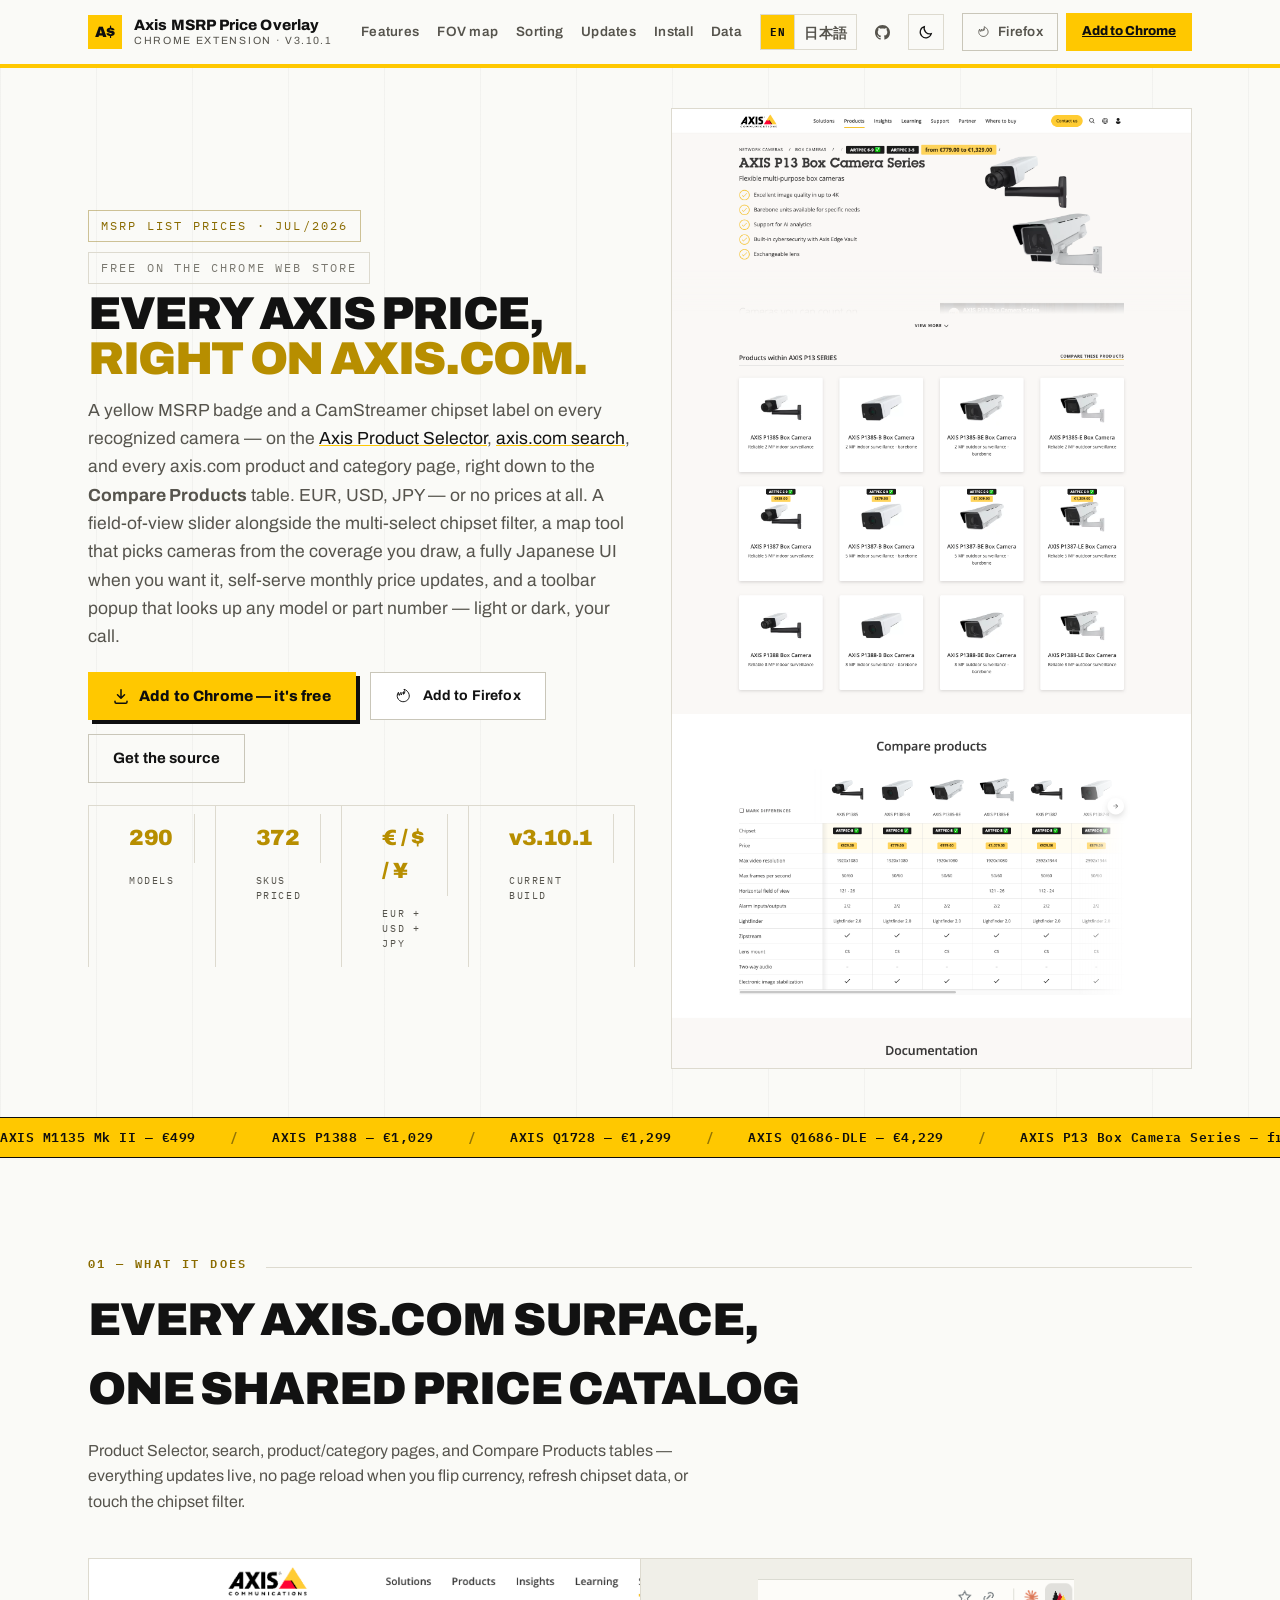
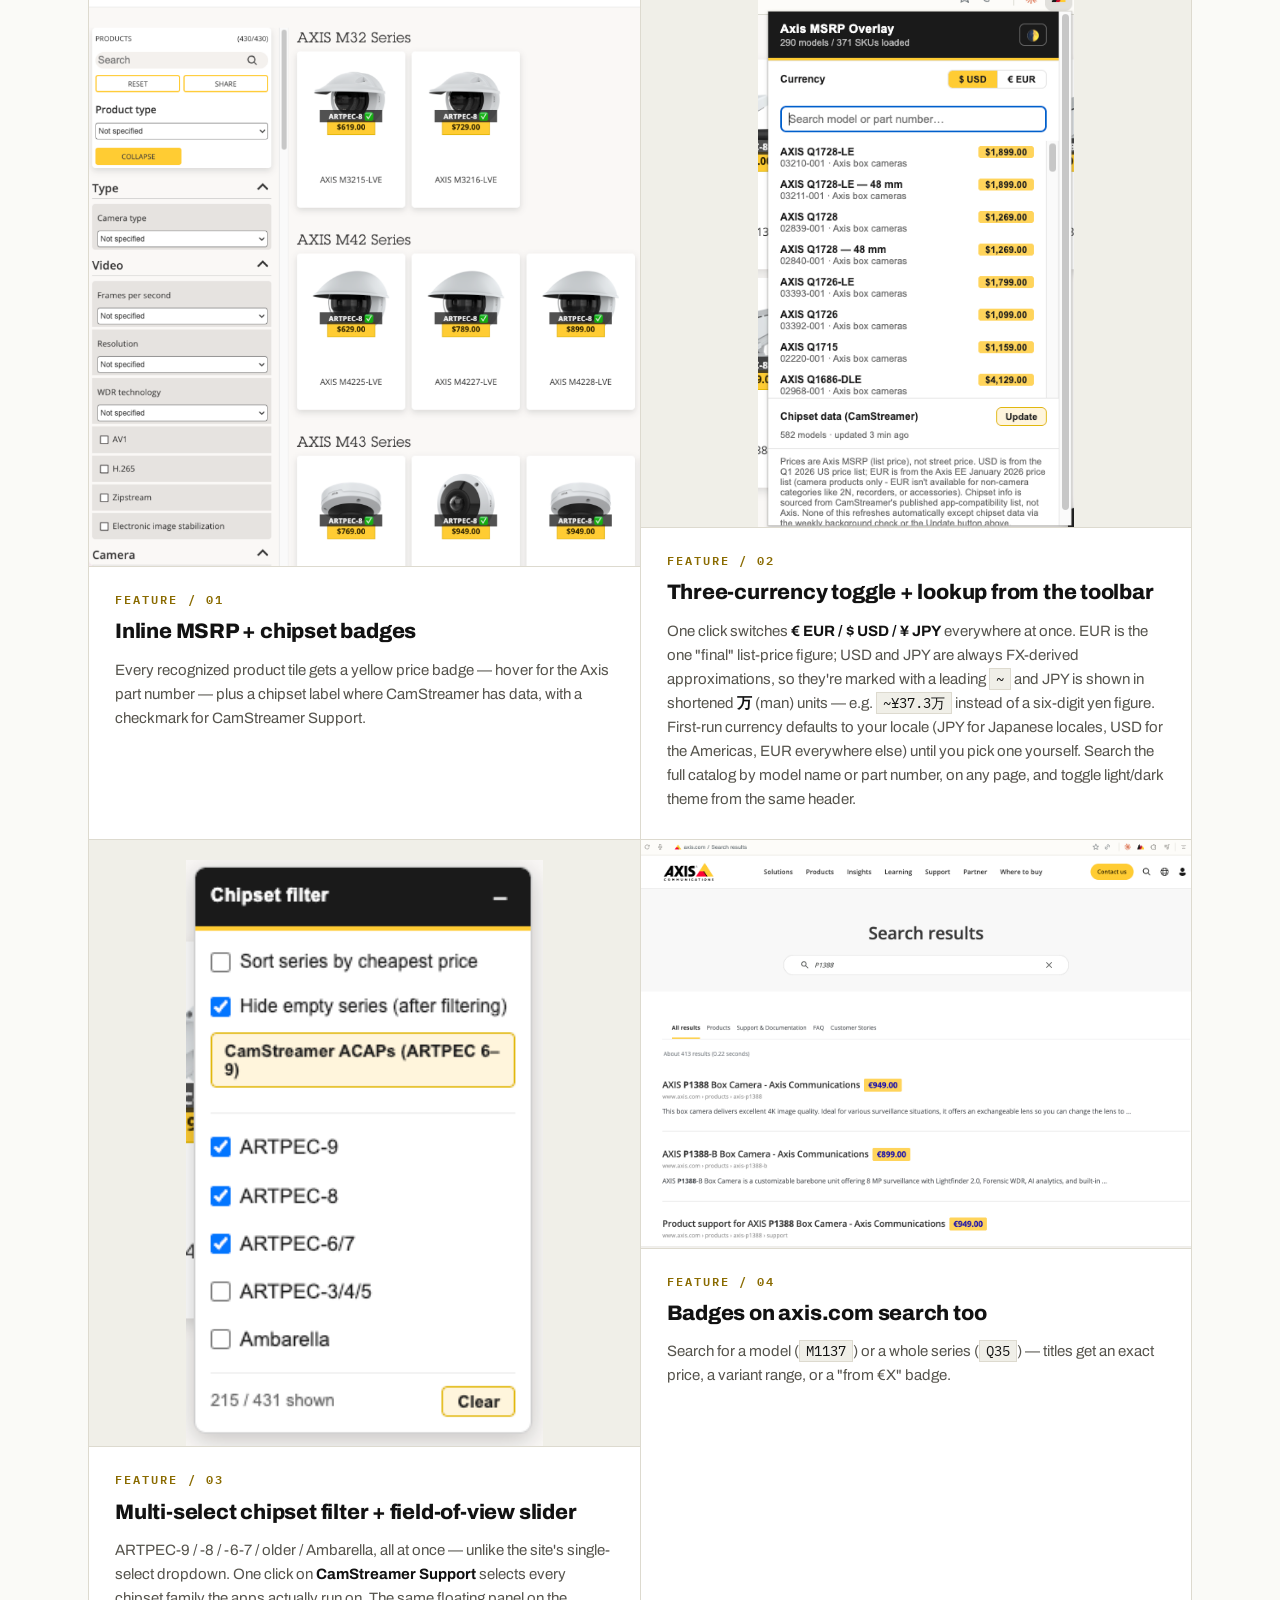
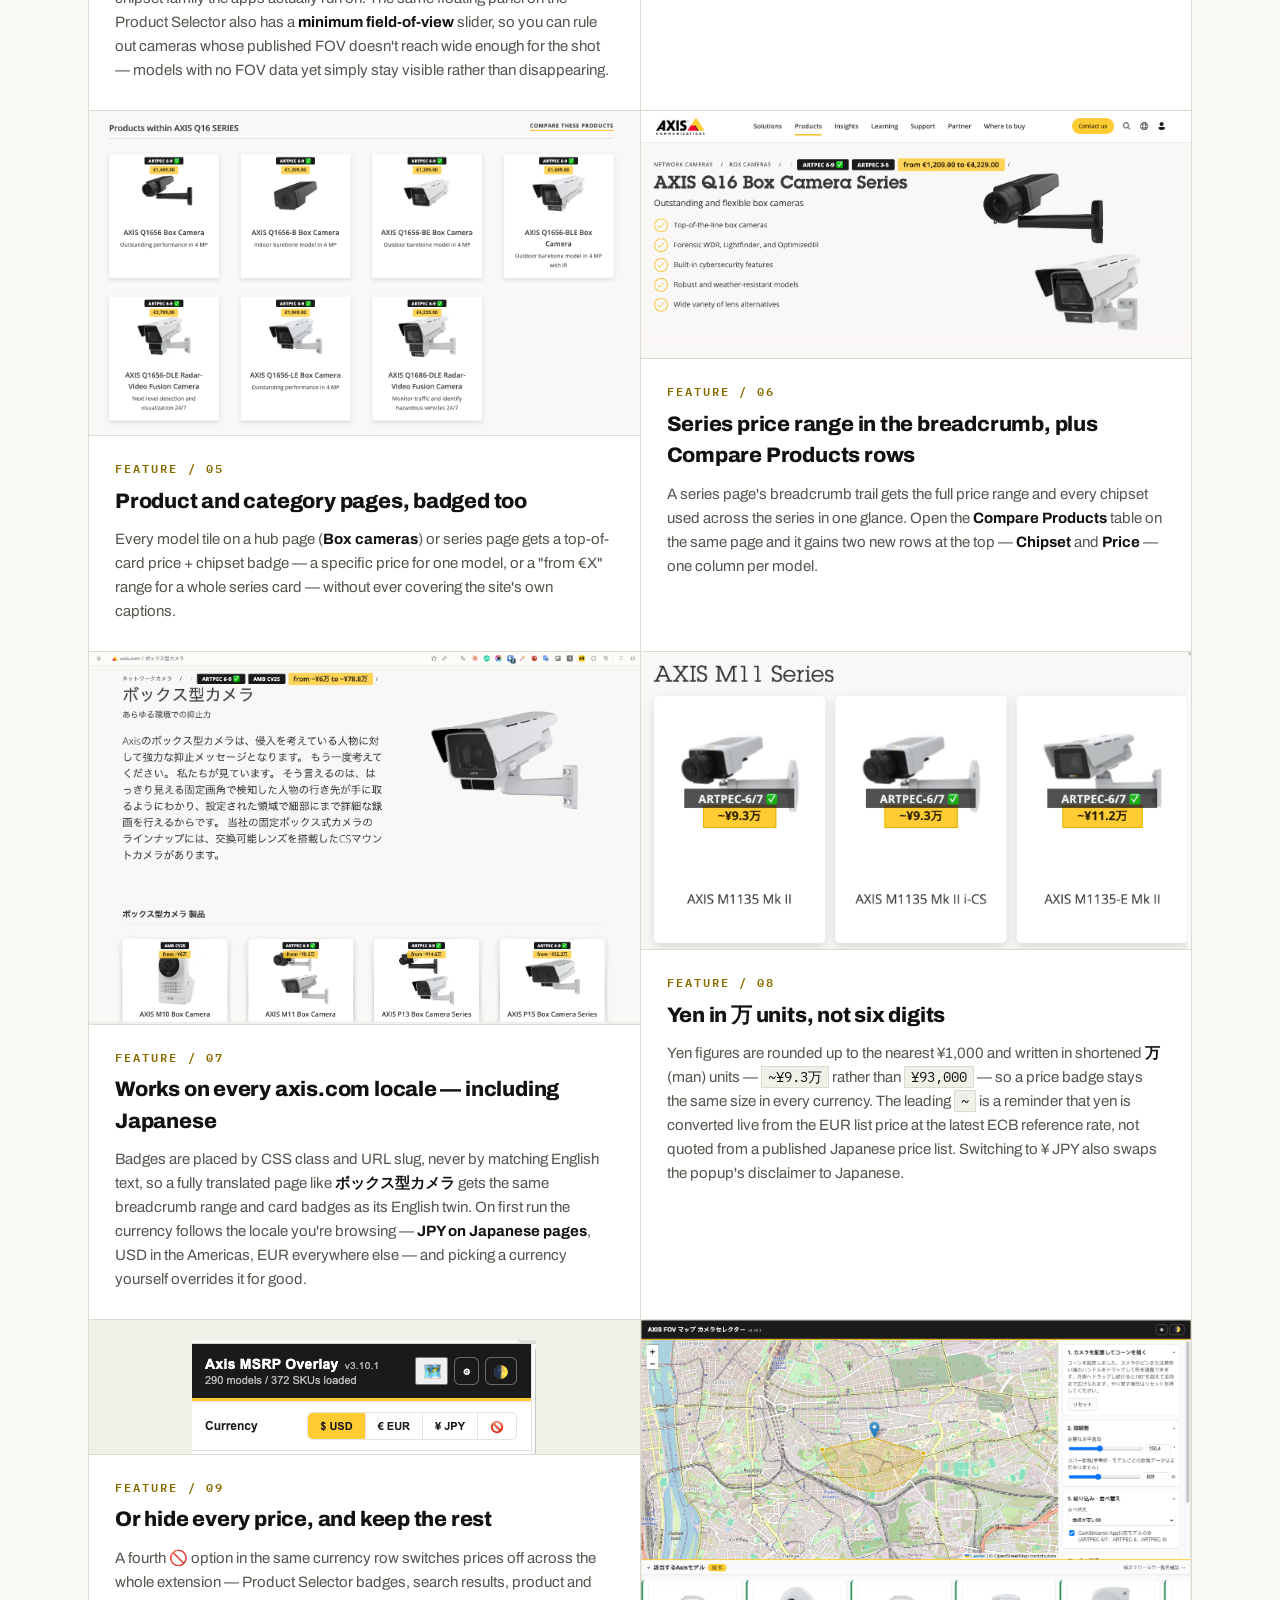
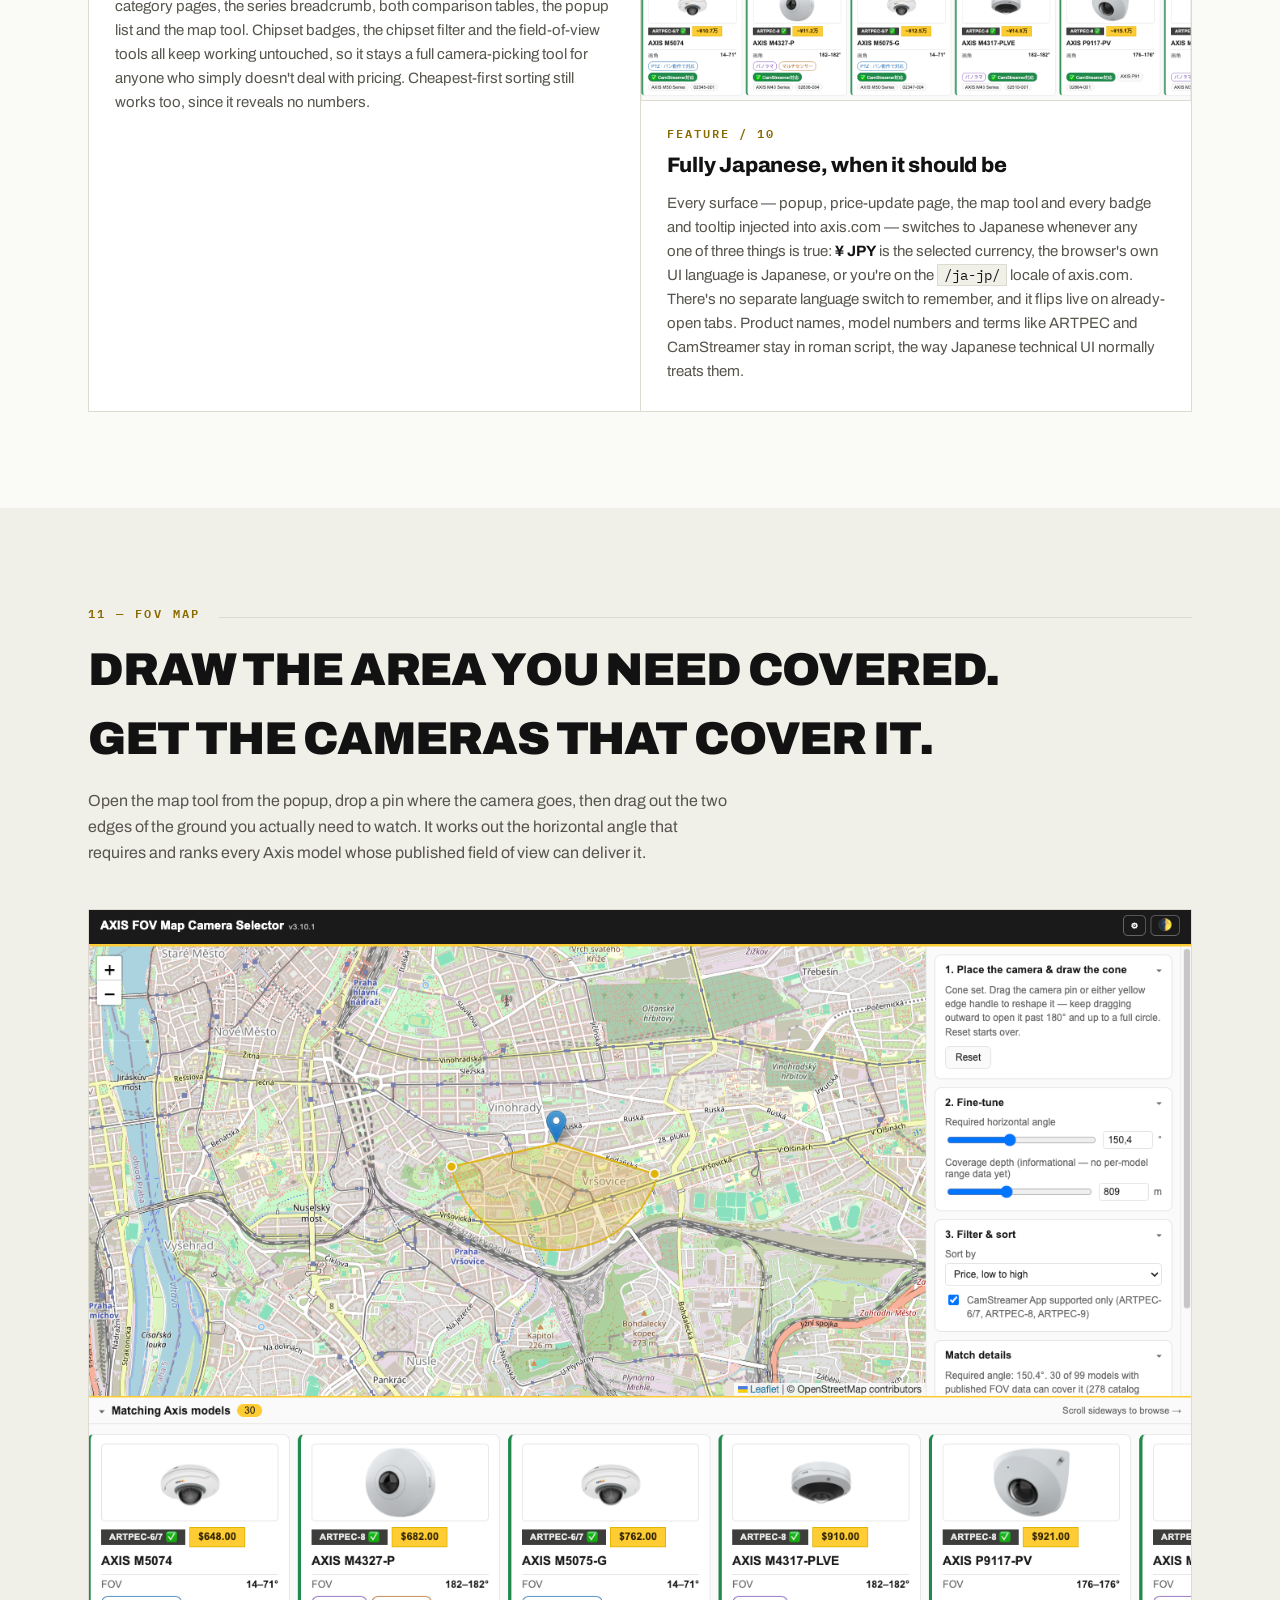
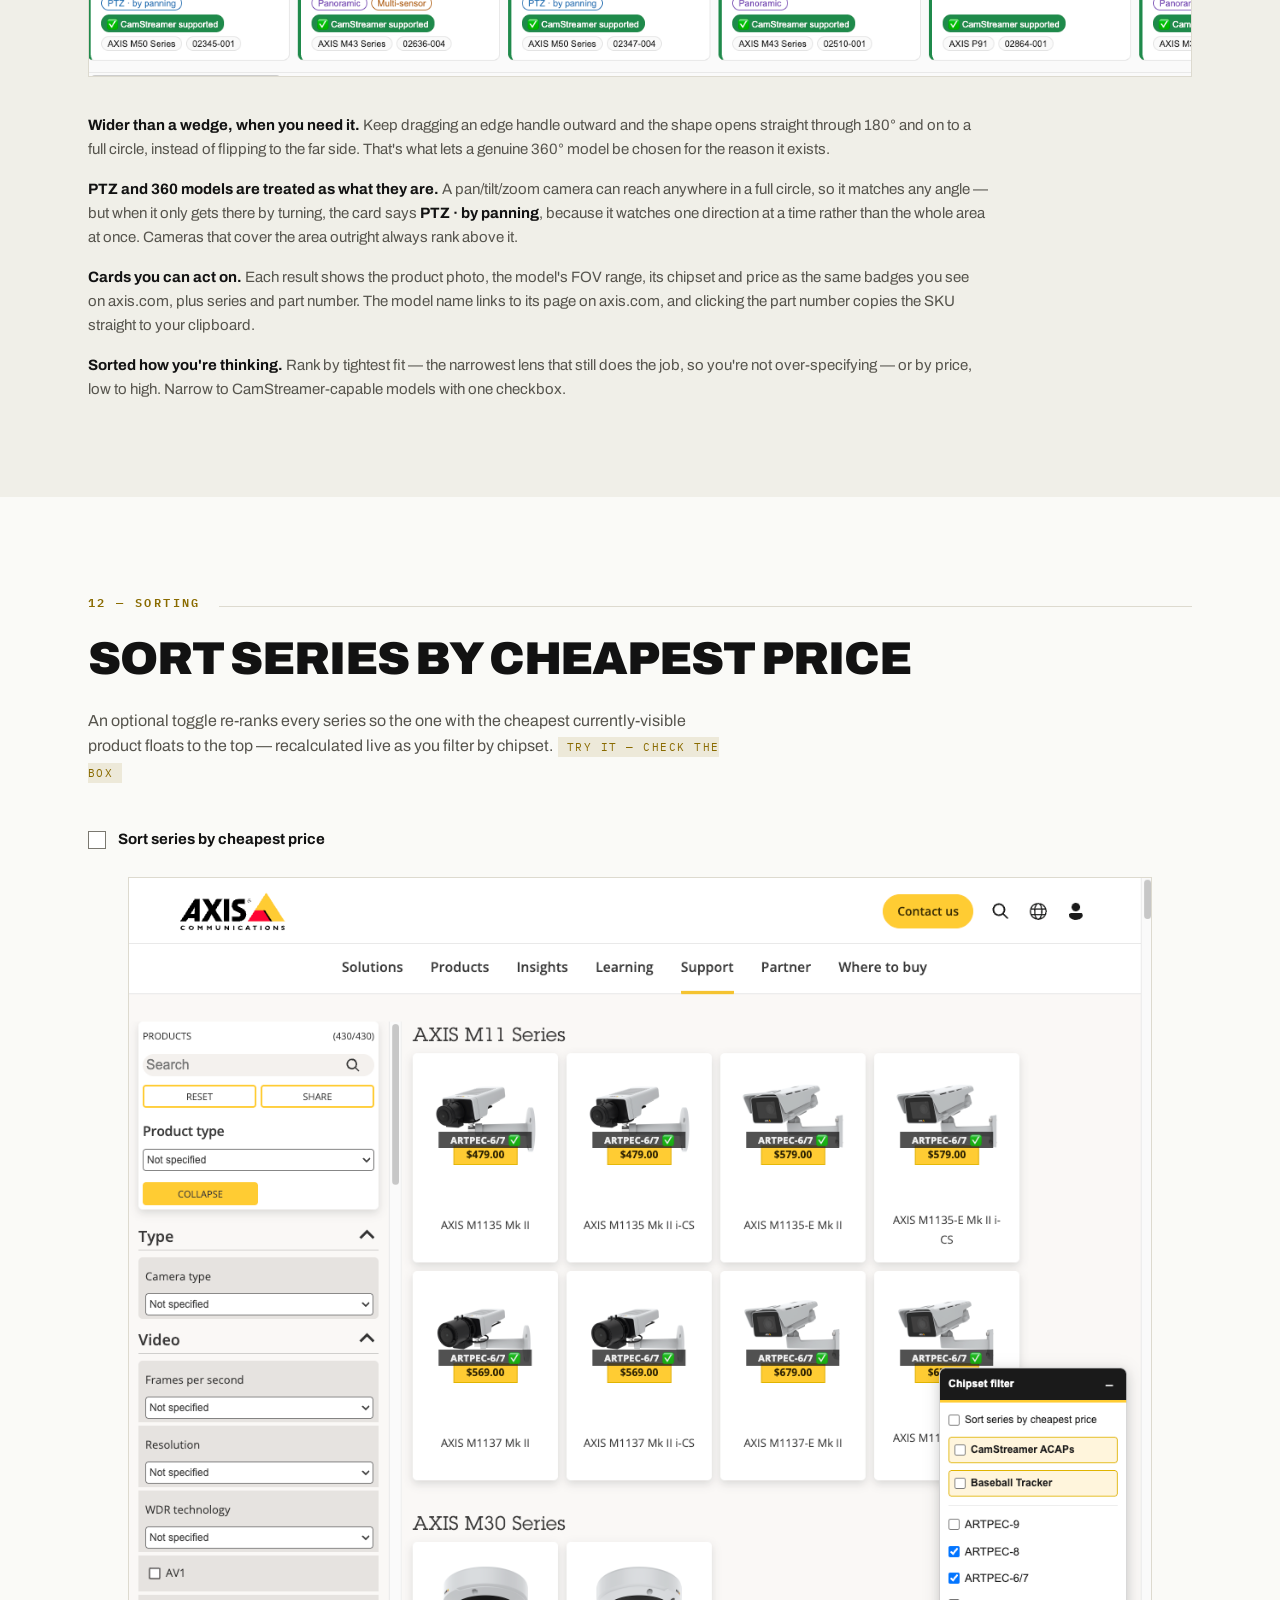
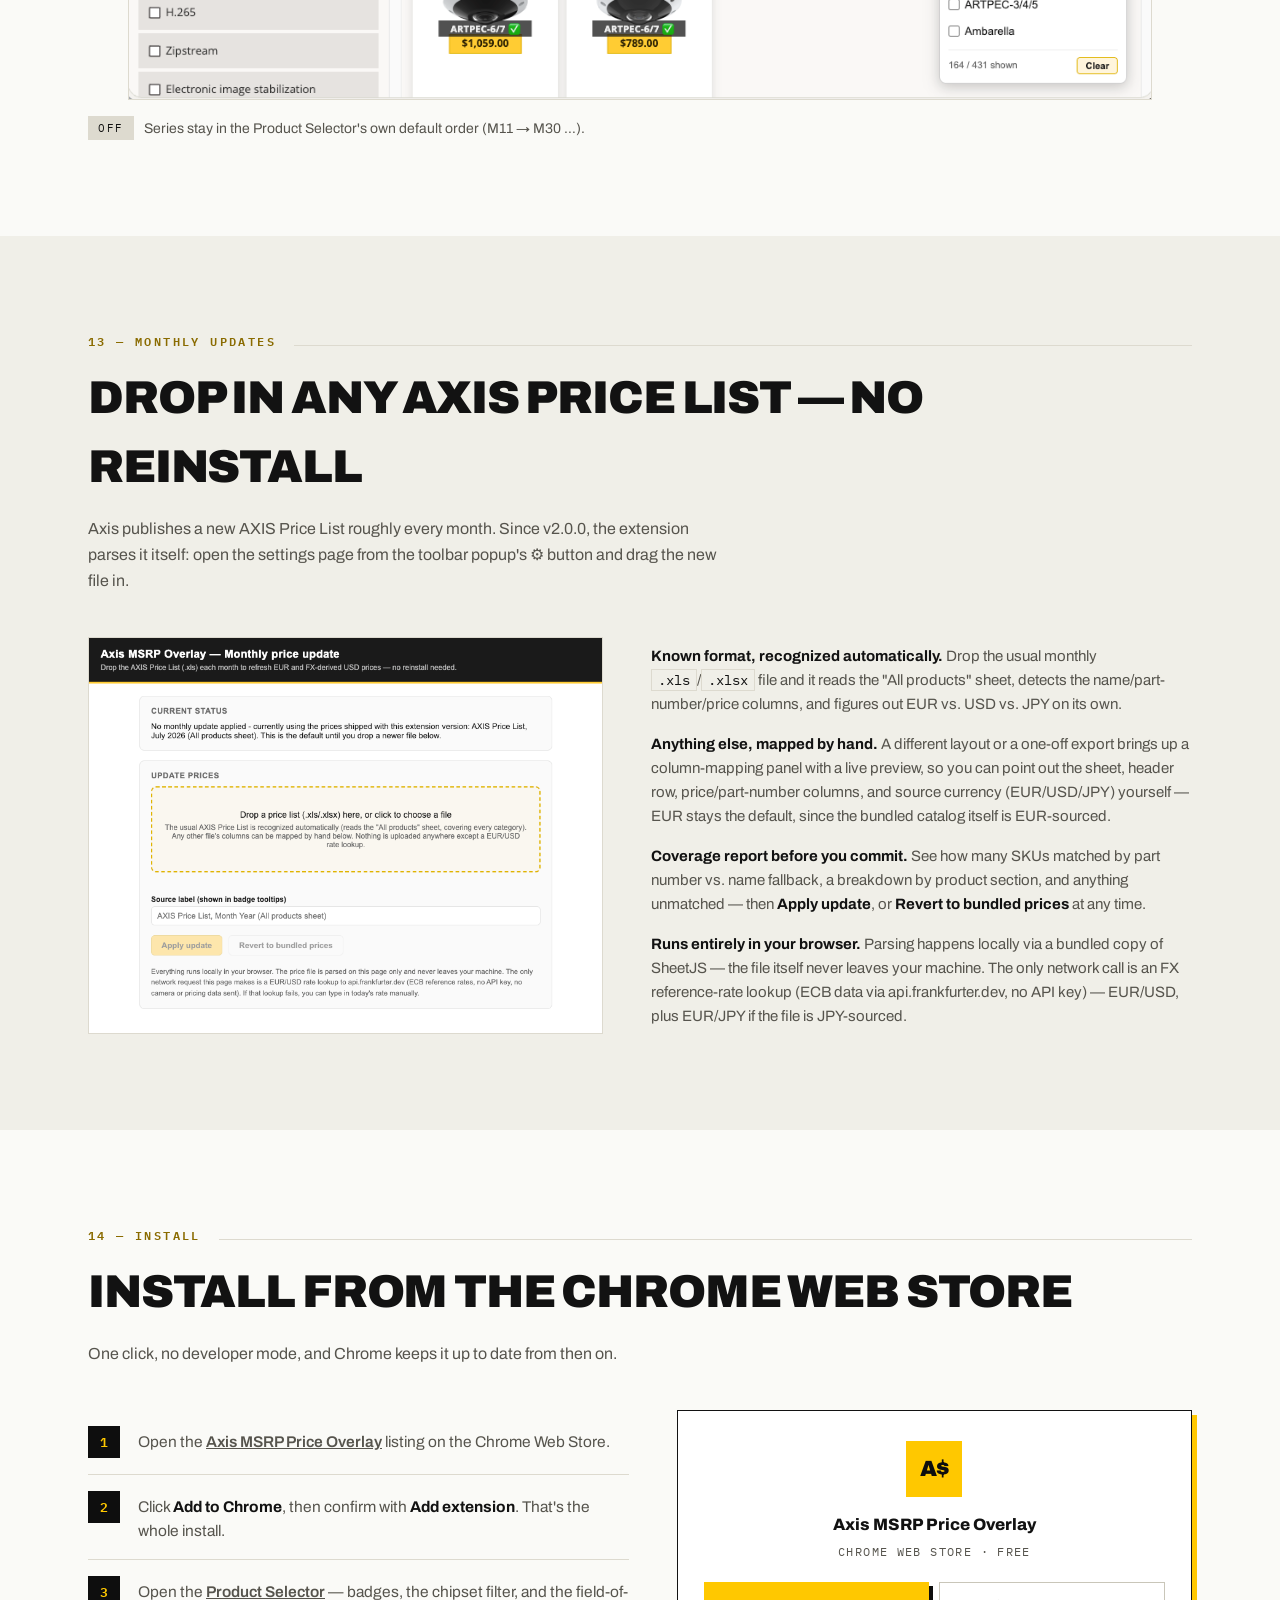
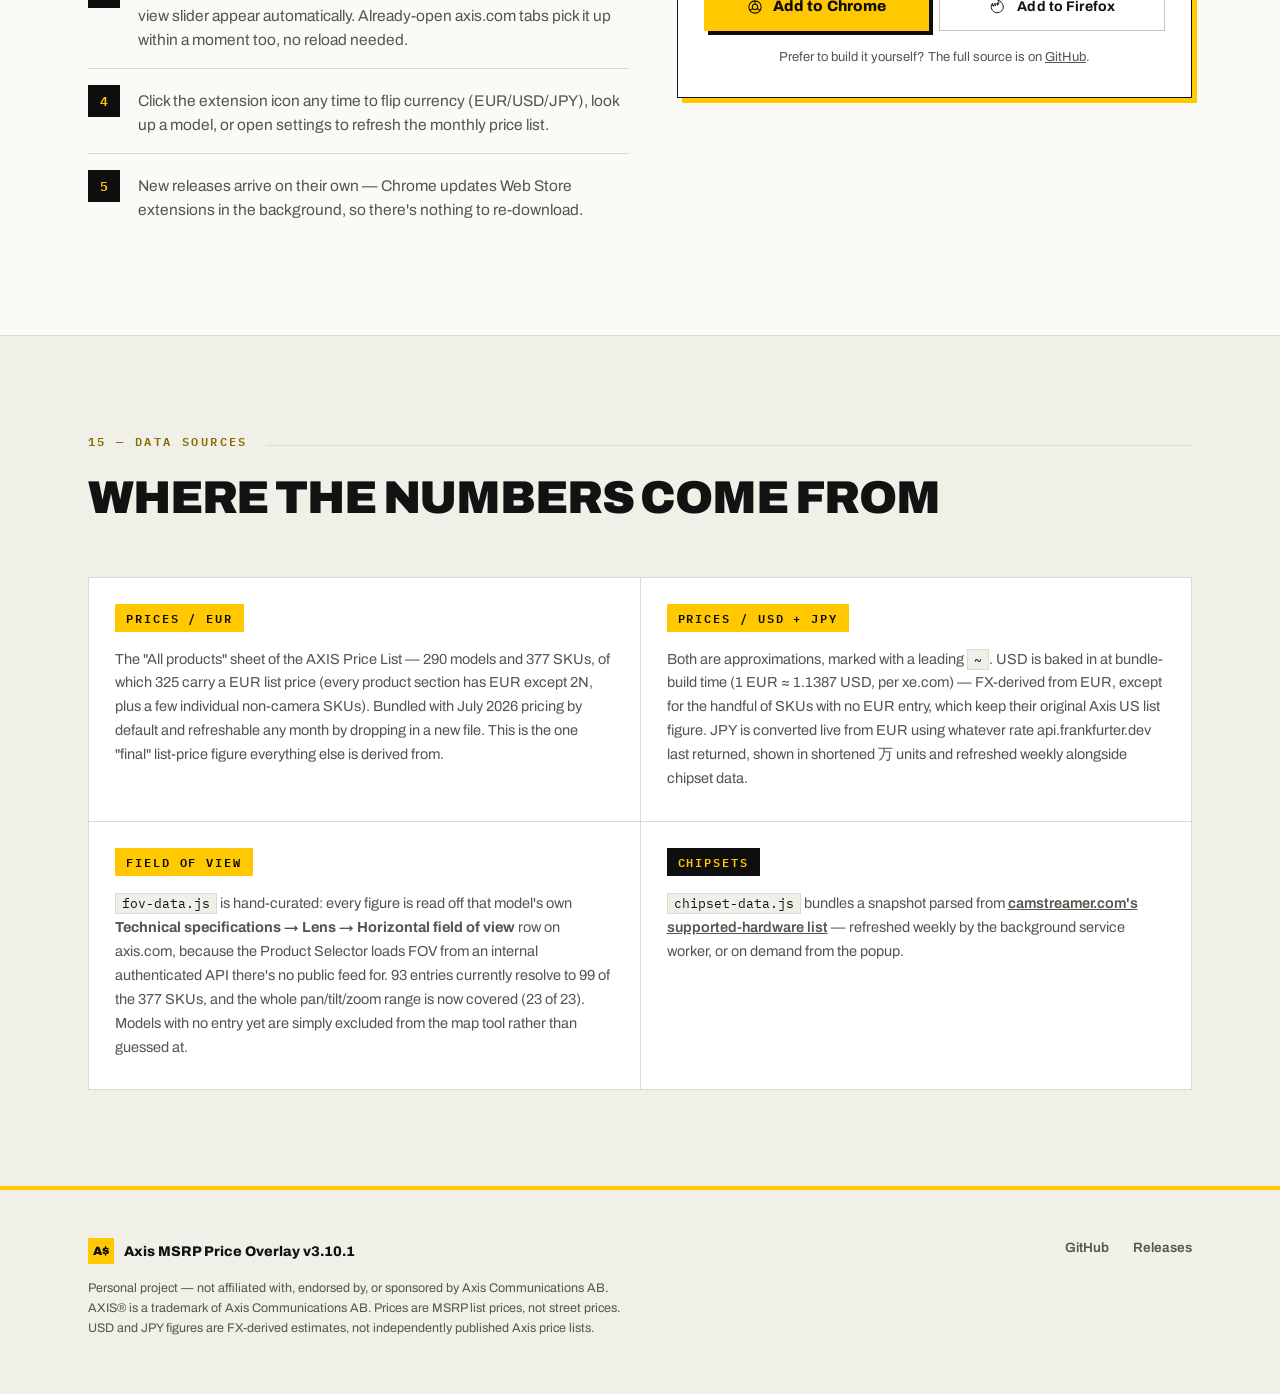
<file: docs/index.html>
<!DOCTYPE html>
<html lang="en">
<head>
<meta charset="UTF-8">
<meta name="viewport" content="width=device-width, initial-scale=1.0">
<title>Axis MSRP Price Overlay — Chrome Extension</title>
<meta name="description" content="Axis MSRP prices and CamStreamer chipset info on the Product Selector, axis.com search, product/category pages, and Compare Products tables. EUR/USD/JPY or no prices at all, a map tool that picks cameras by the coverage you draw, full Japanese UI, and monthly self-serve price updates.">
<link rel="alternate" hreflang="en" href="index.html">
<link rel="alternate" hreflang="ja" href="index.ja.html">
<script>
  // Applied synchronously, before first paint, so the page never flashes the
  // wrong theme on load. Mirrors the extension's own light/dark toggle:
  // remembers the visitor's choice, otherwise follows the OS preference.
  (function () {
    var KEY = "axis-overlay-docs-theme";
    var stored = null;
    try { stored = localStorage.getItem(KEY); } catch (e) {}
    var theme = stored || (window.matchMedia && window.matchMedia("(prefers-color-scheme: dark)").matches ? "dark" : "light");
    document.documentElement.setAttribute("data-theme", theme);
  })();
</script>
<link rel="preconnect" href="https://fonts.googleapis.com">
<link rel="preconnect" href="https://fonts.gstatic.com" crossorigin>
<link href="https://fonts.googleapis.com/css2?family=Archivo:wght@400;500;600;700;800;900&family=IBM+Plex+Mono:wght@400;500;600&display=swap" rel="stylesheet">
<style>
  :root {
    --yellow: #FFC800;
    --yellow-deep: #B78E00;
    --void-fixed: #0E0E0E; /* always-dark text/border for elements sitting directly on the yellow accent (brand mark, ticker, step numbers) - constant across both themes so the brand mark reads the same either way */

    /* Light theme (default) */
    --bg: #FAFAF7;
    --bg-alt: #F0EFE8;
    --surface: #FFFFFF;
    --ink: #121212;
    --mute: #56544D;
    --mute-2: #7A7870;
    --border: #DDDACF;
    --border-strong: #C9C6B9;
    --eyebrow: #8A6B00;
    --grid-tint: rgba(18, 18, 18, 0.035);
  }

  html[data-theme="dark"] {
    --bg: #0E0E0E;
    --bg-alt: #1A1A1A;
    --surface: #1E1E1E;
    --ink: #F4F3EE;
    --mute: #B9B8B2;
    --mute-2: #9B9B9B;
    --border: #2C2C2C;
    --border-strong: #454545;
    --eyebrow: #FFC800;
    --grid-tint: rgba(244, 243, 238, 0.045);
  }

  * { box-sizing: border-box; }
  html { scroll-behavior: smooth; }
  body {
    margin: 0;
    background: var(--bg);
    color: var(--ink);
    font-family: 'Archivo', Helvetica, Arial, sans-serif;
    -webkit-font-smoothing: antialiased;
    line-height: 1.5;
    transition: background 0.15s ease, color 0.15s ease;
  }
  a { color: inherit; }
  img { max-width: 100%; display: block; }
  code {
    font-family: 'IBM Plex Mono', monospace;
    background: var(--bg-alt);
    border: 1px solid var(--border);
    padding: 1px 6px;
    font-size: 0.9em;
    color: var(--ink);
  }
  ::selection { background: var(--yellow); color: var(--void-fixed); }
  .wrap { max-width: 1160px; margin: 0 auto; padding: 0 28px; }
  .mono { font-family: 'IBM Plex Mono', monospace; }

  /* ---------- Buttons ---------- */
  .btn {
    display: inline-flex; align-items: center; gap: 10px;
    text-decoration: none;
    font-weight: 800;
    font-size: 15px;
    padding: 12px 24px;
    letter-spacing: 0.01em;
    border: 1px solid transparent;
  }
  .btn svg { width: 16px; height: 16px; fill: currentColor; }
  .btn-primary { background: var(--yellow); color: var(--void-fixed); box-shadow: 4px 4px 0 var(--void-fixed); transition: transform 0.1s ease, box-shadow 0.1s ease; }
  .btn-primary:hover { transform: translate(2px, 2px); box-shadow: 2px 2px 0 var(--void-fixed); }
  .btn-ghost { background: transparent; color: var(--ink); border-color: var(--border-strong); font-weight: 700; }
  .btn-ghost:hover { border-color: var(--yellow); color: var(--yellow-deep); }
  html[data-theme="dark"] .btn-ghost:hover { color: var(--yellow); }
  .btn-nav { background: var(--yellow); color: var(--void-fixed); font-weight: 800; font-size: 13px; padding: 9px 16px; }
  .btn-nav:hover { background: #fff; }
  .btn-nav-group { display: flex; align-items: center; gap: 8px; }
  .btn-nav-firefox { background: transparent; color: var(--ink); font-weight: 800; font-size: 13px; padding: 8px 14px; border: 1px solid var(--border-strong); display: inline-flex; align-items: center; gap: 7px; text-decoration: none; }
  .btn-nav-firefox svg { width: 14px; height: 14px; }
  .btn-nav-firefox:hover { border-color: var(--yellow); color: var(--yellow-deep); }
  html[data-theme="dark"] .btn-nav-firefox:hover { color: var(--yellow); }
  .install-cta-buttons { display: flex; gap: 10px; width: 100%; }
  .install-cta-buttons .btn { flex: 1 1 0; justify-content: center; padding: 12px 14px; }
  .btn-browser { background: var(--surface); color: var(--ink); border-color: var(--border-strong); font-weight: 700; font-size: 14px; }
  .btn-browser:hover { border-color: var(--yellow); color: var(--yellow-deep); }
  html[data-theme="dark"] .btn-browser:hover { color: var(--yellow); }
  .btn-browser svg { width: 18px; height: 18px; }

  /* ---------- Theme toggle ---------- */
  .theme-toggle {
    width: 36px; height: 36px; flex: none;
    display: flex; align-items: center; justify-content: center;
    background: transparent; border: 1px solid var(--border); color: var(--ink);
    cursor: pointer; padding: 0;
  }
  .theme-toggle:hover { border-color: var(--yellow); color: var(--yellow-deep); }
  html[data-theme="dark"] .theme-toggle:hover { color: var(--yellow); }
  .theme-toggle svg { width: 16px; height: 16px; fill: none; stroke: currentColor; stroke-width: 1.8; }
  .theme-toggle .icon-sun { display: none; }
  .theme-toggle .icon-moon { display: block; }
  html[data-theme="dark"] .theme-toggle .icon-sun { display: block; }
  html[data-theme="dark"] .theme-toggle .icon-moon { display: none; }

  /* ---------- Language switch ---------- */
  .lang-switch {
    display: flex; align-items: center; flex: none;
    border: 1px solid var(--border);
    font-family: 'IBM Plex Mono', monospace;
    font-size: 11px; font-weight: 600; letter-spacing: 0.06em;
  }
  .lang-switch a, .lang-switch span {
    display: flex; align-items: center; justify-content: center;
    height: 34px; padding: 0 9px;
    text-decoration: none; color: var(--mute);
  }
  .lang-switch a:hover { color: var(--yellow-deep); }
  html[data-theme="dark"] .lang-switch a:hover { color: var(--yellow); }
  .lang-switch .is-current { background: var(--yellow); color: var(--void-fixed); font-weight: 700; }
  .lang-switch .lang-sep { padding: 0; width: 1px; height: 34px; background: var(--border); }

  /* ---------- Nav ---------- */
  header {
    position: sticky; top: 0; z-index: 60;
    background: var(--bg);
    border-bottom: 4px solid var(--yellow);
    transition: background 0.15s ease;
  }
  .nav-inner {
    height: 64px;
    display: flex; align-items: center; justify-content: space-between; gap: 20px;
  }
  .brand { display: flex; align-items: center; gap: 12px; text-decoration: none; }
  .brand-mark {
    width: 34px; height: 34px; flex: none;
    background: var(--yellow);
    display: flex; align-items: center; justify-content: center;
    font-weight: 900; font-size: 15px; color: var(--void-fixed); letter-spacing: -0.02em;
  }
  .brand-text { display: flex; flex-direction: column; line-height: 1.15; }
  .brand-text .t1 { color: var(--ink); font-weight: 800; font-size: 15px; letter-spacing: 0.01em; }
  .brand-text .t2 { color: var(--mute); font-size: 10.5px; letter-spacing: 0.16em; text-transform: uppercase; }
  .nav-links { display: flex; align-items: center; gap: 18px; }
  .nav-links a:not(.btn-nav) { color: var(--mute); text-decoration: none; font-size: 13.5px; font-weight: 600; letter-spacing: 0.02em; }
  .nav-links a:not(.btn-nav):hover { color: var(--yellow-deep); }
  html[data-theme="dark"] .nav-links a:not(.btn-nav):hover { color: var(--yellow); }
  .icon-github { width: 15px; height: 15px; fill: currentColor; }
  .icon-github-link { color: var(--mute); display: flex; }
  .icon-github-link:hover { color: var(--yellow-deep); }
  html[data-theme="dark"] .icon-github-link:hover { color: var(--yellow); }

  /* ---------- Hero ---------- */
  .hero {
    background: var(--bg); color: var(--ink);
    padding: 40px 28px 48px;
    position: relative; overflow: hidden;
    transition: background 0.15s ease;
  }
  .hero::before {
    content: ""; position: absolute; inset: 0; pointer-events: none;
    background-image: repeating-linear-gradient(90deg, var(--grid-tint) 0, var(--grid-tint) 1px, transparent 1px, transparent 96px);
  }
  .hero .wrap { position: relative; }
  .hero-grid { display: grid; grid-template-columns: 1.05fr 1fr; gap: 36px; align-items: center; }
  .hero-copy { min-width: 0; }
  .tag-row { display: flex; flex-wrap: wrap; align-items: center; gap: 10px; margin-bottom: 8px; }
  .tag {
    font-family: 'IBM Plex Mono', monospace; font-size: 12px; letter-spacing: 0.18em; text-transform: uppercase;
    padding: 6px 12px; border: 1px solid var(--border); color: var(--mute-2);
  }
  .tag-accent { color: var(--eyebrow); border-color: rgba(138,107,0,0.4); }
  html[data-theme="dark"] .tag-accent { color: var(--yellow); border-color: rgba(255,200,0,0.45); }
  .hero h1 {
    margin: 0 0 14px; font-weight: 900; letter-spacing: -0.03em; line-height: 0.98;
    font-size: clamp(28px, 3.6vw, 54px); max-width: 560px; text-transform: uppercase;
  }
  .hero h1 span { color: var(--yellow-deep); }
  html[data-theme="dark"] .hero h1 span { color: var(--yellow); }
  /* Larger than the original 15.5px so the hero copy fills the left column
     next to a tall screenshot. The width cap is lifted to the column width
     (~547px), which at this size is around 60 characters per line - still
     inside the comfortable 45-75 range for reading. */
  .hero .sub { margin: 0 0 20px; max-width: 100%; font-size: 17.5px; line-height: 1.62; color: var(--mute); }
  .hero .sub a { color: var(--ink); text-decoration-color: var(--yellow); }
  .cta-row { display: flex; flex-wrap: wrap; gap: 14px; margin-bottom: 22px; }
  .stat-strip {
    display: grid; grid-template-columns: repeat(4, 1fr);
    border: 1px solid var(--border); border-bottom: none;
    max-width: 760px;
  }
  .stat-strip div { padding: 8px 20px; border-right: 1px solid var(--border); }
  .stat-strip div:last-child { border-right: none; }
  .stat-num { font-weight: 900; font-size: 22px; color: var(--yellow-deep); letter-spacing: -0.02em; }
  html[data-theme="dark"] .stat-num { color: var(--yellow); }
  .stat-label { font-family: 'IBM Plex Mono', monospace; font-size: 10px; letter-spacing: 0.16em; text-transform: uppercase; color: var(--mute); margin-top: 2px; }
  .hero-shot { margin: 0; border: 1px solid var(--border); background: var(--bg-alt); width: 100%; }
  .hero-shot img { width: 100%; height: auto; }

  /* ---------- Ticker ---------- */
  .ticker {
    background: var(--yellow); border-top: 1px solid var(--void-fixed); border-bottom: 1px solid var(--void-fixed);
    overflow: hidden; padding: 10px 0;
  }
  .ticker-track {
    display: flex; gap: 34px; white-space: nowrap;
    font-family: 'IBM Plex Mono', monospace; font-size: 12.5px; font-weight: 600; color: var(--void-fixed); letter-spacing: 0.04em;
    width: max-content;
    animation: ticker-scroll 32s linear infinite;
  }
  .ticker:hover .ticker-track { animation-play-state: paused; }
  .ticker-track span { flex: none; }
  .ticker-track .sep { opacity: 0.45; }
  @keyframes ticker-scroll { from { transform: translateX(0); } to { transform: translateX(-50%); } }

  /* ---------- Section heading ---------- */
  .eyebrow-row { display: flex; align-items: baseline; gap: 18px; margin-bottom: 14px; }
  .eyebrow { font-family: 'IBM Plex Mono', monospace; font-size: 12px; letter-spacing: 0.2em; font-weight: 600; color: var(--eyebrow); }
  html[data-theme="dark"] .eyebrow { color: var(--yellow); }
  .rule { flex: 1; height: 1px; background: var(--border); }
  .section-title { margin: 0 0 14px; font-weight: 900; letter-spacing: -0.025em; text-transform: uppercase; font-size: clamp(28px, 3.6vw, 46px); }
  .section-sub { margin: 0 0 44px; max-width: 640px; font-size: 16px; line-height: 1.6; color: var(--mute); }

  section { padding: 96px 28px; transition: background 0.15s ease; }

  /* ---------- Features ---------- */
  .features { background: var(--bg); }
  .feature-grid {
    display: grid; grid-template-columns: repeat(2, 1fr); gap: 1px;
    background: var(--border); border: 1px solid var(--border);
  }
  .feature-card { background: var(--surface); border: none; box-shadow: none; display: flex; flex-direction: column; }
  .feature-figure { margin: 0; border-bottom: 1px solid var(--border); }
  .feature-figure-inset { background: var(--bg-alt); display: flex; justify-content: center; padding: 20px 20px 0; }
  .feature-body { padding: 24px 26px 28px; }
  .feature-kicker { font-family: 'IBM Plex Mono', monospace; font-size: 11.5px; letter-spacing: 0.18em; color: var(--eyebrow); font-weight: 600; margin-bottom: 8px; }
  html[data-theme="dark"] .feature-kicker { color: var(--yellow); }
  .feature-body h3 { margin: 0 0 10px; font-weight: 800; font-size: 21px; letter-spacing: -0.01em; }
  .feature-body p { margin: 0; color: var(--mute); font-size: 15px; line-height: 1.6; }
  .feature-body strong { color: var(--ink); }

  /* ---------- Sorting (live, checkbox-driven demo) ---------- */
  .fovmap { background: var(--bg-alt); }
  .fovmap-shot { margin: 32px 0 36px; border: 1px solid var(--border); background: var(--bg); box-shadow: none; }
  .fovmap .updates-list { max-width: 900px; }
  .sorting { background: var(--bg); }

  /* A real checkbox (not a decorative one) drives everything below it via
     the CSS :checked + general-sibling combinator - no JS needed, and it
     behaves like an actual checkbox (click, keyboard, screen reader) rather
     than a fake button pretending to be one. */
  .sort-toggle-row { display: flex; align-items: center; gap: 12px; margin-bottom: 26px; }
  .sort-checkbox {
    appearance: none; -webkit-appearance: none;
    width: 18px; height: 18px; flex: none;
    border: 1px solid var(--mute-2);
    background: var(--surface);
    margin: 0; position: relative; cursor: pointer;
  }
  .sort-checkbox:checked { background: var(--ink); border-color: var(--ink); }
  .sort-checkbox:checked::after {
    content: ""; position: absolute; left: 5px; top: 2px;
    width: 5px; height: 9px;
    border: solid var(--yellow); border-width: 0 2px 2px 0;
    transform: rotate(45deg);
  }
  .sort-toggle-label {
    font-size: 15px; font-weight: 700; cursor: pointer; user-select: none;
  }
  .try-live-tag {
    font-family: 'IBM Plex Mono', monospace; font-size: 10.5px; letter-spacing: 0.14em;
    color: var(--eyebrow); background: rgba(138,107,0,0.12);
    padding: 3px 9px; margin-left: 2px;
  }
  html[data-theme="dark"] .try-live-tag { color: var(--yellow); background: rgba(255,200,0,0.12); }

  .compare-live { position: relative; border: 1px solid var(--border); background: var(--surface); }
  .compare-live img { width: 100%; height: auto; display: block; }
  .compare-live .shot-on { position: absolute; inset: 0; opacity: 0; transition: opacity 0.2s ease; }
  .compare-live .shot-off { position: relative; opacity: 1; transition: opacity 0.2s ease; }
  .sort-checkbox:checked ~ .compare-live .shot-off { opacity: 0; }
  .sort-checkbox:checked ~ .compare-live .shot-on { opacity: 1; }

  .live-caption { margin: 14px 0 0; font-size: 14px; color: var(--mute); }
  .live-caption .caption-off { display: flex; align-items: center; gap: 10px; }
  .live-caption .caption-on { display: none; align-items: center; gap: 10px; }
  .sort-checkbox:checked ~ .live-caption .caption-off { display: none; }
  .sort-checkbox:checked ~ .live-caption .caption-on { display: flex; }
  .state-tag { font-family: 'IBM Plex Mono', monospace; font-size: 11px; letter-spacing: 0.14em; padding: 4px 10px; flex: none; }
  .state-tag.off { background: var(--border); color: var(--ink); }
  .state-tag.on { background: var(--yellow); color: var(--void-fixed); font-weight: 600; }

  /* ---------- Updates ---------- */
  .updates { background: var(--bg-alt); }
  .updates-grid { display: grid; grid-template-columns: 1fr 1.05fr; gap: 48px; align-items: center; }
  .updates-shot { margin: 0; border: 1px solid var(--border); background: var(--bg-alt); box-shadow: none; }
  .updates-list { list-style: none; margin: 0; padding: 0; display: flex; flex-direction: column; gap: 16px; }
  .updates-list li { font-size: 15px; line-height: 1.6; color: var(--mute); }
  .updates-list strong { color: var(--ink); }

  /* ---------- Install ---------- */
  .install { background: var(--bg); }
  .install-grid { display: grid; grid-template-columns: 1.05fr 1fr; gap: 48px; align-items: start; }
  .steps { list-style: none; margin: 0; padding: 0; display: flex; flex-direction: column; }
  .steps li { display: flex; gap: 18px; padding: 16px 0; border-bottom: 1px solid var(--border); }
  .steps li:last-child { border-bottom: none; }
  .step-num {
    flex: none; width: 32px; height: 32px; background: var(--void-fixed); color: var(--yellow);
    display: flex; align-items: center; justify-content: center;
    font-family: 'IBM Plex Mono', monospace; font-weight: 600; font-size: 13px;
  }
  .step-text { font-size: 15.5px; line-height: 1.55; color: var(--mute); padding-top: 4px; }
  .step-text strong { color: var(--ink); }
  .step-text a { font-weight: 600; }
  .install-shot { margin: 0; border: 1px solid var(--border); background: var(--bg-alt); box-shadow: none; }
  .install-cta {
    background: var(--surface); border: 1px solid var(--ink);
    box-shadow: 5px 5px 0 var(--yellow);
    padding: 30px 26px; text-align: center;
  }
  .install-cta-mark {
    width: 56px; height: 56px; margin: 0 auto 16px;
    background: var(--yellow); color: var(--void-fixed);
    display: flex; align-items: center; justify-content: center;
    font-weight: 900; font-size: 22px; letter-spacing: -0.02em;
  }
  .install-cta-name { font-weight: 800; font-size: 16.5px; margin-bottom: 5px; }
  .install-cta-meta {
    font-family: 'IBM Plex Mono', monospace; font-size: 11.5px; letter-spacing: 0.12em;
    text-transform: uppercase; color: var(--mute); margin-bottom: 22px;
  }
  .install-cta .btn { width: 100%; justify-content: center; }
  .install-cta-note { font-size: 13px; line-height: 1.55; color: var(--mute); margin: 16px 0 0; }

  /* ---------- Sources ---------- */
  .sources { background: var(--bg-alt); border-top: 1px solid var(--border); }
  .sources-grid {
    display: grid; grid-template-columns: repeat(2, 1fr); gap: 1px;
    background: var(--border); border: 1px solid var(--border);
  }
  .source-card { background: var(--surface); border: none; padding: 26px 26px 30px; }
  .source-tag { font-family: 'IBM Plex Mono', monospace; font-size: 12px; letter-spacing: 0.16em; display: inline-block; padding: 5px 11px; font-weight: 600; margin-bottom: 16px; }
  .source-tag.light { background: var(--yellow); color: var(--void-fixed); }
  .source-tag.dark { background: var(--void-fixed); color: var(--yellow); }
  .source-card p { margin: 0; color: var(--mute); font-size: 14.5px; line-height: 1.65; }
  .source-card a { font-weight: 600; }

  /* ---------- Footer ---------- */
  footer { background: var(--bg-alt); color: var(--mute); padding: 48px 28px 56px; border-top: 4px solid var(--yellow); }
  .footer-inner { display: flex; flex-wrap: wrap; justify-content: space-between; align-items: flex-start; gap: 24px; }
  .footer-brand { max-width: 560px; }
  .footer-brand-row { display: flex; align-items: center; gap: 10px; margin-bottom: 14px; }
  .footer-mark { width: 26px; height: 26px; background: var(--yellow); display: flex; align-items: center; justify-content: center; font-weight: 900; font-size: 12px; color: var(--void-fixed); }
  .footer-brand-row span.name { color: var(--ink); font-weight: 800; font-size: 14px; }
  .footer-brand p { margin: 0; font-size: 12.5px; line-height: 1.6; }
  .footer-links { display: flex; gap: 24px; font-size: 13.5px; font-weight: 600; }
  .footer-links a { color: var(--mute); text-decoration: none; }
  .footer-links a:hover { color: var(--yellow-deep); }
  html[data-theme="dark"] .footer-links a:hover { color: var(--yellow); }

  @media (max-width: 860px) {
    .install-grid, .feature-grid, .sources-grid, .updates-grid { grid-template-columns: 1fr; }
    .hero-grid { grid-template-columns: 1fr; gap: 28px; }
    .hero h1, .hero .sub { max-width: 100%; }
    .stat-strip { grid-template-columns: repeat(2, 1fr); max-width: 100%; }
    .stat-strip div:nth-child(2) { border-right: none; }
  }
  @media (max-width: 640px) {
    .hero { padding-top: 28px; }
    .nav-links a:not(.btn-nav):not(.icon-github-link) { display: none; }
    section { padding: 64px 20px; }
  }
</style>
</head>
<body>

<header>
  <div class="wrap nav-inner">
    <a class="brand" href="#top">
      <span class="brand-mark">A$</span>
      <span class="brand-text">
        <span class="t1">Axis MSRP Price Overlay</span>
        <span class="t2">Chrome extension · v3.10.1</span>
      </span>
    </a>
    <nav class="nav-links">
      <a href="#features">Features</a>
      <a href="#fovmap">FOV map</a>
      <a href="#sorting">Sorting</a>
      <a href="#updates">Updates</a>
      <a href="#install">Install</a>
      <a href="#sources">Data</a>
      <div class="lang-switch" role="group" aria-label="Language">
        <span class="is-current" aria-current="page">EN</span>
        <span class="lang-sep"></span>
        <a href="index.ja.html" hreflang="ja" lang="ja">日本語</a>
      </div>
      <a href="https://github.com/kotyzap/Axis-MSRP-Price-Overlay-Chrome-Extension" target="_blank" rel="noopener" class="icon-github-link">
        <svg class="icon-github" viewBox="0 0 16 16"><path d="M8 0C3.58 0 0 3.58 0 8c0 3.54 2.29 6.53 5.47 7.59.4.07.55-.17.55-.38 0-.19-.01-.82-.01-1.49-2.01.37-2.53-.49-2.69-.94-.09-.23-.48-.94-.82-1.13-.28-.15-.68-.52-.01-.53.63-.01 1.08.58 1.23.82.72 1.21 1.87.87 2.33.66.07-.52.28-.87.51-1.07-1.78-.2-3.64-.89-3.64-3.95 0-.87.31-1.59.82-2.15-.08-.2-.36-1.02.08-2.12 0 0 .67-.21 2.2.82.64-.18 1.32-.27 2-.27.68 0 1.36.09 2 .27 1.53-1.04 2.2-.82 2.2-.82.44 1.1.16 1.92.08 2.12.51.56.82 1.27.82 2.15 0 3.07-1.87 3.75-3.65 3.95.29.25.54.73.54 1.48 0 1.07-.01 1.93-.01 2.2 0 .21.15.46.55.38A8.01 8.01 0 0 0 16 8c0-4.42-3.58-8-8-8z"/></svg>
      </a>
      <button type="button" id="theme-toggle" class="theme-toggle" aria-label="Toggle dark mode" title="Toggle dark mode">
        <svg class="icon-sun" viewBox="0 0 24 24"><circle cx="12" cy="12" r="4"></circle><path d="M12 2v3M12 19v3M4.2 4.2l2.1 2.1M17.7 17.7l2.1 2.1M2 12h3M19 12h3M4.2 19.8l2.1-2.1M17.7 6.3l2.1-2.1"></path></svg>
        <svg class="icon-moon" viewBox="0 0 24 24"><path d="M20 14.5A8.5 8.5 0 0 1 9.5 4a8.5 8.5 0 1 0 10.5 10.5z"></path></svg>
      </button>
      <div class="btn-nav-group">
        <a class="btn-nav-firefox" href="https://addons.mozilla.org/en-US/firefox/addon/axis-msrp-price-overlay/" target="_blank" rel="noopener">
          <svg viewBox="0 0 24 24" aria-hidden="true"><path d="M12 3c3.5 1 6.2 3.8 6.9 7.3.5 2.4-.2 4.9-1.9 6.7-1.7 1.8-4.1 2.8-6.6 2.6-3.1-.2-5.8-2.2-6.9-5-1-2.5-.6-5.4 1.1-7.5-.3 1.5.1 3 1.1 4.1.2-1.6 1-3.1 2.3-4.1-.4 1.2-.3 2.6.4 3.6.4-1.9 1.7-3.6 3.5-4.4-.6 1-.8 2.3-.5 3.5 1.1-.9 1.8-2.3 1.7-3.7-.1-1-.5-2-1.1-2.8z" fill="none" stroke="currentColor" stroke-width="1.4" stroke-linejoin="round"/></svg>
          Firefox
        </a>
        <a class="btn-nav" href="https://chromewebstore.google.com/detail/axis-msrp-price-overlay/gnegcekipfaapeboifcejnjmfemfigpl" target="_blank" rel="noopener">Add to Chrome</a>
      </div>
    </nav>
  </div>
</header>

<section class="hero" id="top">
  <div class="wrap hero-grid">
    <div class="hero-copy">
      <div class="tag-row">
        <span class="tag tag-accent">MSRP list prices · Jul/2026</span>
        <span class="tag">Free on the Chrome Web Store</span>
      </div>
      <h1>Every Axis price,<br><span>right on axis.com.</span></h1>
      <p class="sub">
        A yellow MSRP badge and a CamStreamer chipset label on every recognized camera — on the
        <a href="https://www.axis.com/support/tools/product-selector" target="_blank" rel="noopener">Axis Product Selector</a>,
        <a href="https://www.axis.com/search" target="_blank" rel="noopener">axis.com search</a>, and every
        axis.com product and category page, right down to the <strong>Compare Products</strong> table.
        EUR, USD, JPY — or no prices at all. A field-of-view slider alongside the multi-select chipset filter, a map tool that picks cameras from the coverage you draw, a fully Japanese UI when you want it, self-serve monthly price updates, and a toolbar popup that looks up any model or part number — light or dark, your call.
      </p>
      <div class="cta-row">
        <a class="btn btn-primary" href="https://chromewebstore.google.com/detail/axis-msrp-price-overlay/gnegcekipfaapeboifcejnjmfemfigpl" target="_blank" rel="noopener">
          <svg viewBox="0 0 16 16"><path d="M8 1a.75.75 0 0 1 .75.75v6.69l2.22-2.22a.75.75 0 1 1 1.06 1.06l-3.5 3.5a.75.75 0 0 1-1.06 0l-3.5-3.5a.75.75 0 1 1 1.06-1.06l2.22 2.22V1.75A.75.75 0 0 1 8 1zM2 12.5a.75.75 0 0 1 .75.75v.75c0 .28.22.5.5.5h9.5a.5.5 0 0 0 .5-.5v-.75a.75.75 0 0 1 1.5 0v.75A2 2 0 0 1 12.75 16h-9.5A2 2 0 0 1 1.25 14v-.75A.75.75 0 0 1 2 12.5z"/></svg>
          Add to Chrome — it's free
        </a>
        <a class="btn btn-browser" href="https://addons.mozilla.org/en-US/firefox/addon/axis-msrp-price-overlay/" target="_blank" rel="noopener">
          <svg viewBox="0 0 24 24" aria-hidden="true"><path d="M12 3c3.5 1 6.2 3.8 6.9 7.3.5 2.4-.2 4.9-1.9 6.7-1.7 1.8-4.1 2.8-6.6 2.6-3.1-.2-5.8-2.2-6.9-5-1-2.5-.6-5.4 1.1-7.5-.3 1.5.1 3 1.1 4.1.2-1.6 1-3.1 2.3-4.1-.4 1.2-.3 2.6.4 3.6.4-1.9 1.7-3.6 3.5-4.4-.6 1-.8 2.3-.5 3.5 1.1-.9 1.8-2.3 1.7-3.7-.1-1-.5-2-1.1-2.8z" fill="none" stroke="currentColor" stroke-width="1.3" stroke-linejoin="round"/></svg>
          Add to Firefox
        </a>
        <a class="btn btn-ghost" href="https://github.com/kotyzap/Axis-MSRP-Price-Overlay-Chrome-Extension" target="_blank" rel="noopener">Get the source</a>
      </div>
      <div class="stat-strip">
        <div><div class="stat-num">290</div><div class="stat-label">Models</div></div>
        <div><div class="stat-num">372</div><div class="stat-label">SKUs priced</div></div>
        <div><div class="stat-num">€ / $ / ¥</div><div class="stat-label">EUR + USD + JPY</div></div>
        <div><div class="stat-num">v3.10.1</div><div class="stat-label">Current build</div></div>
      </div>
    </div>
    <figure class="hero-shot">
      <img src="img/p13-series-hero.png" alt="AXIS P13 Box Camera Series page with a chipset and 'from €779.00 to €1,329.00' price range badge in the breadcrumb trail, price/chipset badges on every product card, and a Compare Products table with added Chipset and Price rows">
    </figure>
  </div>
</section>

<div class="ticker">
  <div class="ticker-track">
    <span>AXIS M1135 Mk II — €499</span><span class="sep">/</span>
    <span>AXIS P1388 — €1,029</span><span class="sep">/</span>
    <span>AXIS Q1728 — €1,299</span><span class="sep">/</span>
    <span>AXIS Q1686-DLE — €4,229</span><span class="sep">/</span>
    <span>AXIS P13 Box Camera Series — from €779 to €1,329</span><span class="sep">/</span>
    <span>AXIS Q3546-LVE — €1,399</span><span class="sep">/</span>
    <span>~¥18.1万 — AXIS Q1728, live JPY</span><span class="sep">/</span>
    <span>ARTPEC 6-9 ✅ CamStreamer Support</span><span class="sep">/</span>
    <span>AMB CV25</span><span class="sep">/</span>
    <span>Min. field of view 90° — filter applied</span><span class="sep">/</span>
    <span>AXIS P3747-PLVE — 360° coverage</span><span class="sep">/</span>
    <span>PTZ · by panning — 23 of 23 covered</span><span class="sep">/</span>
    <span>AXIS M1135 Mk II — €499</span><span class="sep">/</span>
    <span>AXIS P1388 — €1,029</span><span class="sep">/</span>
    <span>AXIS Q1728 — €1,299</span><span class="sep">/</span>
    <span>AXIS Q1686-DLE — €4,229</span><span class="sep">/</span>
    <span>AXIS P13 Box Camera Series — from €779 to €1,329</span><span class="sep">/</span>
    <span>AXIS Q3546-LVE — €1,399</span><span class="sep">/</span>
    <span>~¥18.1万 — AXIS Q1728, live JPY</span><span class="sep">/</span>
    <span>ARTPEC 6-9 ✅ CamStreamer Support</span><span class="sep">/</span>
    <span>AMB CV25</span><span class="sep">/</span>
    <span>Min. field of view 90° — filter applied</span><span class="sep">/</span>
    <span>AXIS P3747-PLVE — 360° coverage</span><span class="sep">/</span>
    <span>PTZ · by panning — 23 of 23 covered</span>
  </div>
</div>

<section class="features" id="features">
  <div class="wrap">
    <div class="eyebrow-row">
      <span class="eyebrow">01 — WHAT IT DOES</span>
      <span class="rule"></span>
    </div>
    <h2 class="section-title">Every axis.com surface,<br>one shared price catalog</h2>
    <p class="section-sub">Product Selector, search, product/category pages, and Compare Products tables — everything updates live, no page reload when you flip currency, refresh chipset data, or touch the chipset filter.</p>

    <div class="feature-grid">
      <div class="feature-card">
        <figure class="feature-figure">
          <img src="img/inline-badges-overview.png" alt="Axis Product Selector showing M32, M42, and M43 series cards, every one with an ARTPEC-8 chipset badge and a yellow price badge (screenshot carried over from an earlier build; badge style is unchanged in v3.10.1)">
        </figure>
        <div class="feature-body">
          <div class="feature-kicker">FEATURE / 01</div>
          <h3>Inline MSRP + chipset badges</h3>
          <p>Every recognized product tile gets a yellow price badge — hover for the Axis part number — plus a chipset label where CamStreamer has data, with a checkmark for CamStreamer Support.</p>
        </div>
      </div>

      <div class="feature-card">
        <figure class="feature-figure feature-figure-inset">
          <img src="img/popup-search.png" alt="Extension popup with currency toggle, search box, and matched models with part numbers and prices (screenshot carried over from an earlier EUR/USD-only build; a third ¥ JPY option and a fourth hide-prices option have since been added to the same toggle, current as of v3.10.1)" style="width: 62%; max-width: 340px;">
        </figure>
        <div class="feature-body">
          <div class="feature-kicker">FEATURE / 02</div>
          <h3>Three-currency toggle + lookup from the toolbar</h3>
          <p>One click switches <strong>€ EUR / $ USD / ¥ JPY</strong> everywhere at once. EUR is the one "final" list-price figure; USD and JPY are always FX-derived approximations, so they're marked with a leading <code>~</code> and JPY is shown in shortened <strong>万</strong> (man) units — e.g. <code>~¥37.3万</code> instead of a six-digit yen figure. First-run currency defaults to your locale (JPY for Japanese locales, USD for the Americas, EUR everywhere else) until you pick one yourself. Search the full catalog by model name or part number, on any page, and toggle light/dark theme from the same header.</p>
        </div>
      </div>

      <div class="feature-card">
        <figure class="feature-figure feature-figure-inset">
          <img src="img/chipset-filter-detail.png" alt="Floating chipset filter panel with checkboxes for ARTPEC families and Ambarella, plus a CamStreamer Support preset" style="width: 70%; max-width: 380px;">
        </figure>
        <div class="feature-body">
          <div class="feature-kicker">FEATURE / 03</div>
          <h3>Multi-select chipset filter + field-of-view slider</h3>
          <p>ARTPEC-9 / -8 / -6-7 / older / Ambarella, all at once — unlike the site's single-select dropdown. One click on <strong>CamStreamer Support</strong> selects every chipset family the apps actually run on. The same floating panel on the Product Selector also has a <strong>minimum field-of-view</strong> slider, so you can rule out cameras whose published FOV doesn't reach wide enough for the shot — models with no FOV data yet simply stay visible rather than disappearing.</p>
        </div>
      </div>

      <div class="feature-card">
        <figure class="feature-figure">
          <img src="img/search-results-badge.png" alt="axis.com search results for P1388, each result title ending in a yellow EUR price badge">
        </figure>
        <div class="feature-body">
          <div class="feature-kicker">FEATURE / 04</div>
          <h3>Badges on axis.com search too</h3>
          <p>Search for a model (<code>M1137</code>) or a whole series (<code>Q35</code>) — titles get an exact price, a variant range, or a "from €X" badge.</p>
        </div>
      </div>

      <div class="feature-card">
        <figure class="feature-figure">
          <img src="img/category-page-cards.png" alt="AXIS Q16 series category page with every product card showing a black grouped chipset badge (ARTPEC 6-9, checkmarked) and a yellow price badge pinned to the top of the card">
        </figure>
        <div class="feature-body">
          <div class="feature-kicker">FEATURE / 05</div>
          <h3>Product and category pages, badged too</h3>
          <p>Every model tile on a hub page (<strong>Box cameras</strong>) or series page gets a top-of-card price + chipset badge — a specific price for one model, or a "from €X" range for a whole series card — without ever covering the site's own captions.</p>
        </div>
      </div>

      <div class="feature-card">
        <figure class="feature-figure">
          <img src="img/series-breadcrumb-range.png" alt="AXIS Q16 Box Camera Series breadcrumb trail showing grouped chipset badges (ARTPEC 6-9, ARTPEC 3-5) and a yellow 'from €1,209.00 to €4,229.00' price range badge">
        </figure>
        <div class="feature-body">
          <div class="feature-kicker">FEATURE / 06</div>
          <h3>Series price range in the breadcrumb, plus Compare Products rows</h3>
          <p>A series page's breadcrumb trail gets the full price range and every chipset used across the series in one glance. Open the <strong>Compare Products</strong> table on the same page and it gains two new rows at the top — <strong>Chipset</strong> and <strong>Price</strong> — one column per model.</p>
        </div>
      </div>

      <div class="feature-card">
        <figure class="feature-figure">
          <img src="img/jp-category-page-yen.png" alt="Japanese axis.com Box camera category page (ボックス型カメラ) with grouped chipset badges and a yellow 'from ~¥6万 to ~¥78.8万' range badge in the breadcrumb, and yen price badges on every product card">
        </figure>
        <div class="feature-body">
          <div class="feature-kicker">FEATURE / 07</div>
          <h3>Works on every axis.com locale — including Japanese</h3>
          <p>Badges are placed by CSS class and URL slug, never by matching English text, so a fully translated page like <strong>ボックス型カメラ</strong> gets the same breadcrumb range and card badges as its English twin. On first run the currency follows the locale you're browsing — <strong>JPY on Japanese pages</strong>, USD in the Americas, EUR everywhere else — and picking a currency yourself overrides it for good.</p>
        </div>
      </div>

      <div class="feature-card">
        <figure class="feature-figure">
          <img src="img/jp-series-yen-badges.png" alt="AXIS M11 Series cards on a Japanese axis.com page, each with an ARTPEC-6/7 checkmarked chipset badge and a yen price badge reading ~¥9.3万 or ~¥11.2万">
        </figure>
        <div class="feature-body">
          <div class="feature-kicker">FEATURE / 08</div>
          <h3>Yen in 万 units, not six digits</h3>
          <p>Yen figures are rounded up to the nearest ¥1,000 and written in shortened <strong>万</strong> (man) units — <code>~¥9.3万</code> rather than <code>¥93,000</code> — so a price badge stays the same size in every currency. The leading <code>~</code> is a reminder that yen is converted live from the EUR list price at the latest ECB reference rate, not quoted from a published Japanese price list. Switching to ¥ JPY also swaps the popup's disclaimer to Japanese.</p>
        </div>
      </div>

      <div class="feature-card">
        <figure class="feature-figure feature-figure-inset">
          <img src="img/currency-toggle-hide-prices.png" alt="The popup's currency row with four options — $ USD selected, € EUR, ¥ JPY, and a fourth crossed-out-circle button that hides prices entirely" style="width: 88%; max-width: 344px;">
        </figure>
        <div class="feature-body">
          <div class="feature-kicker">FEATURE / 09</div>
          <h3>Or hide every price, and keep the rest</h3>
          <p>A fourth <strong>🚫</strong> option in the same currency row switches prices off across the whole extension — Product Selector badges, search results, product and category pages, the series breadcrumb, both comparison tables, the popup list and the map tool. Chipset badges, the chipset filter and the field-of-view tools all keep working untouched, so it stays a full camera-picking tool for anyone who simply doesn't deal with pricing. Cheapest-first sorting still works too, since it reveals no numbers.</p>
        </div>
      </div>

      <div class="feature-card">
        <figure class="feature-figure">
          <img src="img/jp-fov-map-overview.png" alt="The FOV Map Camera Selector rendered entirely in Japanese — panel headings 微調整 and 絞り込み・並べ替え, a 該当するAxisモデル results stripe, and camera cards labelled 画角, パノラマ, マルチセンサー and PTZ · パン動作で対応 with yen prices">
        </figure>
        <div class="feature-body">
          <div class="feature-kicker">FEATURE / 10</div>
          <h3>Fully Japanese, when it should be</h3>
          <p>Every surface — popup, price-update page, the map tool and every badge and tooltip injected into axis.com — switches to Japanese whenever any one of three things is true: <strong>¥ JPY</strong> is the selected currency, the browser's own UI language is Japanese, or you're on the <code>/ja-jp/</code> locale of axis.com. There's no separate language switch to remember, and it flips live on already-open tabs. Product names, model numbers and terms like ARTPEC and CamStreamer stay in roman script, the way Japanese technical UI normally treats them.</p>
        </div>
      </div>
    </div>
  </div>
</section>

<section class="fovmap" id="fovmap">
  <div class="wrap">
    <div class="eyebrow-row">
      <span class="eyebrow">11 — FOV MAP</span>
      <span class="rule"></span>
    </div>
    <h2 class="section-title">Draw the area you need covered.<br>Get the cameras that cover it.</h2>
    <p class="section-sub">Open the map tool from the popup, drop a pin where the camera goes, then drag out the two edges of the ground you actually need to watch. It works out the horizontal angle that requires and ranks every Axis model whose published field of view can deliver it.</p>

    <figure class="fovmap-shot">
      <img src="img/fov-map-overview.png" alt="The FOV Map Camera Selector: a Prague street map with a yellow coverage wedge drawn from a camera pin, collapsible panels for fine-tuning the 150.4 degree angle and 809 m depth, and a horizontally scrolling stripe of matching camera cards along the bottom">
    </figure>

    <ul class="updates-list">
      <li><strong>Wider than a wedge, when you need it.</strong> Keep dragging an edge handle outward and the shape opens straight through 180° and on to a full circle, instead of flipping to the far side. That's what lets a genuine 360° model be chosen for the reason it exists.</li>
      <li><strong>PTZ and 360 models are treated as what they are.</strong> A pan/tilt/zoom camera can reach anywhere in a full circle, so it matches any angle — but when it only gets there by turning, the card says <strong>PTZ · by panning</strong>, because it watches one direction at a time rather than the whole area at once. Cameras that cover the area outright always rank above it.</li>
      <li><strong>Cards you can act on.</strong> Each result shows the product photo, the model's FOV range, its chipset and price as the same badges you see on axis.com, plus series and part number. The model name links to its page on axis.com, and clicking the part number copies the SKU straight to your clipboard.</li>
      <li><strong>Sorted how you're thinking.</strong> Rank by tightest fit — the narrowest lens that still does the job, so you're not over-specifying — or by price, low to high. Narrow to CamStreamer-capable models with one checkbox.</li>
    </ul>
  </div>
</section>

<section class="sorting" id="sorting">
  <div class="wrap">
    <div class="eyebrow-row">
      <span class="eyebrow">12 — SORTING</span>
      <span class="rule"></span>
    </div>
    <h2 class="section-title">Sort series by cheapest price</h2>
    <p class="section-sub">An optional toggle re-ranks every series so the one with the cheapest currently-visible product floats to the top — recalculated live as you filter by chipset. <span class="try-live-tag">TRY IT — CHECK THE BOX</span></p>

    <div class="sort-toggle-row">
      <input type="checkbox" id="sortDemo" class="sort-checkbox">
      <label for="sortDemo" class="sort-toggle-label">Sort series by cheapest price</label>
    </div>

    <figure class="compare-live">
      <img class="shot-off" src="img/sort-before.png" alt="Sort series by cheapest price unchecked; AXIS M11 series is followed by AXIS M30 series">
      <img class="shot-on" src="img/sort-after.png" alt="Sort series by cheapest price checked; AXIS M11 series is now followed by Modular cameras, from $529 (screenshot carried over from the v1.5.9 USD-default UI)">
    </figure>
    <p class="live-caption">
      <span class="caption-off"><span class="state-tag off">OFF</span> Series stay in the Product Selector's own default order (M11 → M30 …).</span>
      <span class="caption-on"><span class="state-tag on">ON</span> Modular cameras jumps ahead of M30 — now the cheapest visible series.</span>
    </p>
  </div>
</section>

<section class="updates" id="updates">
  <div class="wrap">
    <div class="eyebrow-row">
      <span class="eyebrow">13 — MONTHLY UPDATES</span>
      <span class="rule"></span>
    </div>
    <h2 class="section-title">Drop in any AXIS Price List — no reinstall</h2>
    <p class="section-sub">Axis publishes a new AXIS Price List roughly every month. Since v2.0.0, the extension parses it itself: open the settings page from the toolbar popup's ⚙ button and drag the new file in.</p>
    <div class="updates-grid">
      <figure class="updates-shot">
        <img src="img/price-list-upload.png" alt="Extension settings page with a drop zone for the monthly AXIS Price List .xls file, a source label field, and Apply update / Revert to bundled prices buttons">
      </figure>
      <ul class="updates-list">
        <li><strong>Known format, recognized automatically.</strong> Drop the usual monthly <code>.xls</code>/<code>.xlsx</code> file and it reads the "All products" sheet, detects the name/part-number/price columns, and figures out EUR vs. USD vs. JPY on its own.</li>
        <li><strong>Anything else, mapped by hand.</strong> A different layout or a one-off export brings up a column-mapping panel with a live preview, so you can point out the sheet, header row, price/part-number columns, and source currency (EUR/USD/JPY) yourself — EUR stays the default, since the bundled catalog itself is EUR-sourced.</li>
        <li><strong>Coverage report before you commit.</strong> See how many SKUs matched by part number vs. name fallback, a breakdown by product section, and anything unmatched — then <strong>Apply update</strong>, or <strong>Revert to bundled prices</strong> at any time.</li>
        <li><strong>Runs entirely in your browser.</strong> Parsing happens locally via a bundled copy of SheetJS — the file itself never leaves your machine. The only network call is an FX reference-rate lookup (ECB data via api.frankfurter.dev, no API key) — EUR/USD, plus EUR/JPY if the file is JPY-sourced.</li>
      </ul>
    </div>
  </div>
</section>

<section class="install" id="install">
  <div class="wrap">
    <div class="eyebrow-row">
      <span class="eyebrow">14 — INSTALL</span>
      <span class="rule"></span>
    </div>
    <h2 class="section-title">Install from the Chrome Web Store</h2>
    <p class="section-sub">One click, no developer mode, and Chrome keeps it up to date from then on.</p>
    <div class="install-grid">
      <ol class="steps">
        <li><span class="step-num">1</span><span class="step-text">Open the <a href="https://chromewebstore.google.com/detail/axis-msrp-price-overlay/gnegcekipfaapeboifcejnjmfemfigpl" target="_blank" rel="noopener">Axis MSRP Price Overlay</a> listing on the Chrome Web Store.</span></li>
        <li><span class="step-num">2</span><span class="step-text">Click <strong>Add to Chrome</strong>, then confirm with <strong>Add extension</strong>. That's the whole install.</span></li>
        <li><span class="step-num">3</span><span class="step-text">Open the <a href="https://www.axis.com/support/tools/product-selector" target="_blank" rel="noopener">Product Selector</a> — badges, the chipset filter, and the field-of-view slider appear automatically. Already-open axis.com tabs pick it up within a moment too, no reload needed.</span></li>
        <li><span class="step-num">4</span><span class="step-text">Click the extension icon any time to flip currency (EUR/USD/JPY), look up a model, or open settings to refresh the monthly price list.</span></li>
        <li><span class="step-num">5</span><span class="step-text">New releases arrive on their own — Chrome updates Web Store extensions in the background, so there's nothing to re-download.</span></li>
      </ol>
      <div class="install-cta">
        <div class="install-cta-mark">A$</div>
        <div class="install-cta-name">Axis MSRP Price Overlay</div>
        <div class="install-cta-meta">Chrome Web Store · free</div>
        <div class="install-cta-buttons">
          <a class="btn btn-primary" href="https://chromewebstore.google.com/detail/axis-msrp-price-overlay/gnegcekipfaapeboifcejnjmfemfigpl" target="_blank" rel="noopener">
            <svg viewBox="0 0 24 24" aria-hidden="true"><circle cx="12" cy="12" r="4" fill="none" stroke="currentColor" stroke-width="1.6"/><circle cx="12" cy="12" r="9.2" fill="none" stroke="currentColor" stroke-width="1.6"/><line x1="12" y1="2.8" x2="12" y2="7.8" stroke="currentColor" stroke-width="1.6"/><line x1="4.4" y1="16.8" x2="8.6" y2="14.4" stroke="currentColor" stroke-width="1.6"/><line x1="19.6" y1="16.8" x2="15.4" y2="14.4" stroke="currentColor" stroke-width="1.6"/></svg>
            Add to Chrome
          </a>
          <a class="btn btn-browser" href="https://addons.mozilla.org/en-US/firefox/addon/axis-msrp-price-overlay/" target="_blank" rel="noopener">
            <svg viewBox="0 0 24 24" aria-hidden="true"><path d="M12 3c3.5 1 6.2 3.8 6.9 7.3.5 2.4-.2 4.9-1.9 6.7-1.7 1.8-4.1 2.8-6.6 2.6-3.1-.2-5.8-2.2-6.9-5-1-2.5-.6-5.4 1.1-7.5-.3 1.5.1 3 1.1 4.1.2-1.6 1-3.1 2.3-4.1-.4 1.2-.3 2.6.4 3.6.4-1.9 1.7-3.6 3.5-4.4-.6 1-.8 2.3-.5 3.5 1.1-.9 1.8-2.3 1.7-3.7-.1-1-.5-2-1.1-2.8z" fill="none" stroke="currentColor" stroke-width="1.3" stroke-linejoin="round"/></svg>
            Add to Firefox
          </a>
        </div>
        <p class="install-cta-note">Prefer to build it yourself? The full source is on <a href="https://github.com/kotyzap/Axis-MSRP-Price-Overlay-Chrome-Extension" target="_blank" rel="noopener">GitHub</a>.</p>
      </div>
    </div>
  </div>
</section>

<section class="sources" id="sources">
  <div class="wrap">
    <div class="eyebrow-row">
      <span class="eyebrow">15 — DATA SOURCES</span>
      <span class="rule"></span>
    </div>
    <h2 class="section-title" style="margin-bottom:44px;">Where the numbers come from</h2>
    <div class="sources-grid">
      <div class="source-card">
        <div class="source-tag light">PRICES / EUR</div>
        <p>The "All products" sheet of the AXIS Price List — 290 models and 377 SKUs, of which 325 carry a EUR list price (every product section has EUR except 2N, plus a few individual non-camera SKUs). Bundled with July 2026 pricing by default and refreshable any month by dropping in a new file. This is the one "final" list-price figure everything else is derived from.</p>
      </div>
      <div class="source-card">
        <div class="source-tag light">PRICES / USD + JPY</div>
        <p>Both are approximations, marked with a leading <code>~</code>. USD is baked in at bundle-build time (1 EUR ≈ 1.1387 USD, per xe.com) — FX-derived from EUR, except for the handful of SKUs with no EUR entry, which keep their original Axis US list figure. JPY is converted live from EUR using whatever rate api.frankfurter.dev last returned, shown in shortened 万 units and refreshed weekly alongside chipset data.</p>
      </div>
      <div class="source-card">
        <div class="source-tag light">FIELD OF VIEW</div>
        <p><code>fov-data.js</code> is hand-curated: every figure is read off that model's own <strong>Technical specifications → Lens → Horizontal field of view</strong> row on axis.com, because the Product Selector loads FOV from an internal authenticated API there's no public feed for. 93 entries currently resolve to 99 of the 377 SKUs, and the whole pan/tilt/zoom range is now covered (23 of 23). Models with no entry yet are simply excluded from the map tool rather than guessed at.</p>
      </div>
      <div class="source-card">
        <div class="source-tag dark">CHIPSETS</div>
        <p><code>chipset-data.js</code> bundles a snapshot parsed from <a href="https://camstreamer.com/download-app-all-supported-cameras" target="_blank" rel="noopener" style="font-weight:600">camstreamer.com's supported-hardware list</a> — refreshed weekly by the background service worker, or on demand from the popup.</p>
      </div>
    </div>
  </div>
</section>

<footer>
  <div class="wrap footer-inner">
    <div class="footer-brand">
      <div class="footer-brand-row">
        <span class="footer-mark">A$</span>
        <span class="name">Axis MSRP Price Overlay v3.10.1</span>
      </div>
      <p>Personal project — not affiliated with, endorsed by, or sponsored by Axis Communications AB. AXIS® is a trademark of Axis Communications AB. Prices are MSRP list prices, not street prices. USD and JPY figures are FX-derived estimates, not independently published Axis price lists.</p>
    </div>
    <div class="footer-links">
      <a href="https://github.com/kotyzap/Axis-MSRP-Price-Overlay-Chrome-Extension" target="_blank" rel="noopener">GitHub</a>
      <a href="https://github.com/kotyzap/Axis-MSRP-Price-Overlay-Chrome-Extension/releases" target="_blank" rel="noopener">Releases</a>
    </div>
  </div>
</footer>

<script>
  (function () {
    var KEY = "axis-overlay-docs-theme";
    var root = document.documentElement;
    var btn = document.getElementById("theme-toggle");
    if (!btn) return;
    btn.addEventListener("click", function () {
      var next = root.getAttribute("data-theme") === "dark" ? "light" : "dark";
      root.setAttribute("data-theme", next);
      try { localStorage.setItem(KEY, next); } catch (e) {}
    });
  })();
</script>

</body>
</html>
</file>
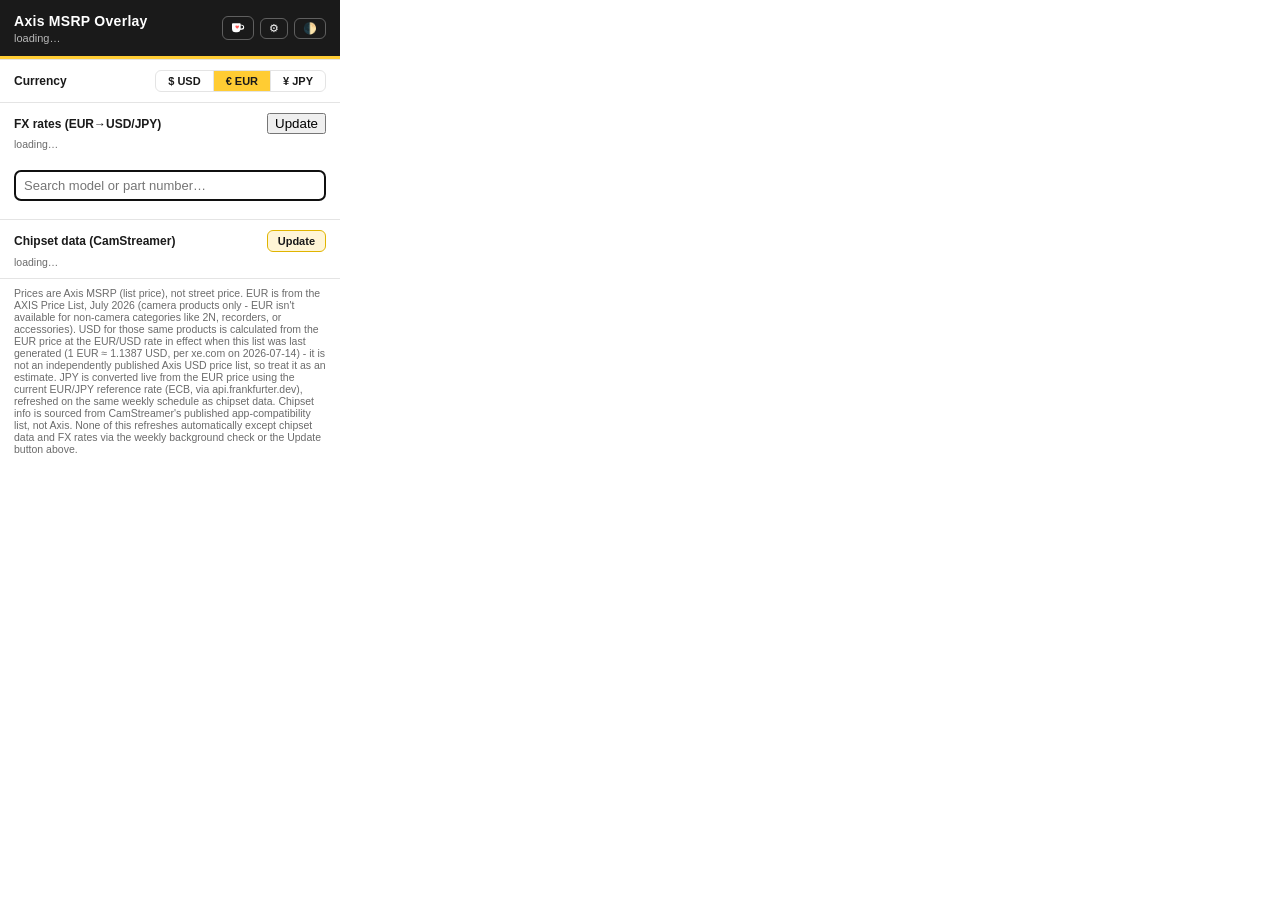
<file: popup.html>
<!DOCTYPE html>
<html>
<head>
<meta charset="utf-8">
<title>Axis MSRP Overlay</title>
<style>
  :root {
    --bg: #ffffff;
    --text: #1a1a1a;
    --muted: #6b6b6b;
    --border: #e4e4e4;
    --row-hover: #f7f7f7;
    /* Axis Yellow - the same brand color used for price/chipset badges on
       the Product Selector and search results, so the popup reads as part
       of the same family instead of its own separate red-accented UI. */
    --accent: #ffcc33;
    --accent-strong: #e0b400;
    --accent-ink: #1a1a1a;
    --header-bg: #1a1a1a;
    --header-text: #ffffff;
    --header-muted: #b8b8b8;
    /* Kept separate from --accent so real failures still read as errors
       rather than blending into the brand yellow. */
    --error: #c8102e;
    /* Ko-fi brand red, used only for the support link so it stays visually
       distinct from both the Axis yellow accent and the error red. */
    --kofi-red: #ff5e5b;
  }
  [data-theme="dark"] {
    --bg: #1c1c1c;
    --text: #f0f0f0;
    --muted: #a0a0a0;
    --border: #333333;
    --row-hover: #2a2a2a;
    --header-bg: #0f0f0f;
    --error: #ff5c72;
  }
  * { box-sizing: border-box; }
  body {
    width: 340px;
    margin: 0;
    font-family: Arial, Helvetica, sans-serif;
    background: var(--bg);
    color: var(--text);
  }
  header {
    padding: 12px 14px;
    background: var(--header-bg);
    color: var(--header-text);
    border-bottom: 3px solid var(--accent);
    display: flex;
    align-items: center;
    justify-content: space-between;
  }
  header h1 {
    font-size: 14px;
    margin: 0;
    letter-spacing: 0.02em;
    display: inline-flex;
    align-items: baseline;
    gap: 6px;
  }
  header .version {
    font-size: 10px;
    font-weight: 400;
    color: var(--header-muted);
  }
  header .sub {
    font-size: 11px;
    color: var(--header-muted);
    margin-top: 2px;
  }
  #themeToggle, #settingsBtn {
    border: 1px solid rgba(255, 255, 255, 0.3);
    background: transparent;
    color: var(--header-text);
    border-radius: 6px;
    padding: 3px 8px;
    font-size: 11px;
    cursor: pointer;
  }
  .header-actions {
    display: flex;
    gap: 6px;
    align-items: center;
  }
  /* Ko-fi support link. Drawn inline rather than loaded from Ko-fi's CDN so the
     popup stays instant and offline-safe, and so the extension keeps making no
     network requests beyond camstreamer.com and api.frankfurter.dev. */
  .kofi-link {
    display: inline-flex;
    align-items: center;
    justify-content: center;
    border: 1px solid rgba(255, 255, 255, 0.3);
    border-radius: 6px;
    padding: 3px 7px;
    background: transparent;
    cursor: pointer;
    text-decoration: none;
    line-height: 0;
  }
  .kofi-link:hover {
    background: var(--kofi-red);
    border-color: var(--kofi-red);
  }
  .kofi-link svg { width: 16px; height: 16px; display: block; }
  .kofi-cup { fill: var(--header-text); }
  .kofi-heart { fill: var(--kofi-red); }
  .kofi-link:hover .kofi-cup { fill: #ffffff; }
  .kofi-link:hover .kofi-heart { fill: #ffffff; }
  .search-wrap {
    padding: 10px 14px;
  }
  #search {
    width: 100%;
    padding: 7px 9px;
    font-size: 13px;
    border: 1px solid var(--border);
    border-radius: 6px;
    background: var(--bg);
    color: var(--text);
  }
  #results {
    max-height: 300px;
    overflow-y: auto;
    padding: 0 6px 8px;
  }
  .row {
    padding: 6px 8px;
    border-radius: 6px;
    font-size: 12px;
  }
  .row:hover { background: var(--row-hover); }
  .row .model { font-weight: 600; }
  .row .meta { color: var(--muted); font-size: 11px; }
  .row .price {
    float: right;
    display: inline-block;
    padding: 1px 8px;
    border-radius: 3px;
    font-size: 11px;
    font-weight: 700;
    color: var(--accent-ink);
    background: rgba(255, 204, 51, 0.85);
  }
  .row .chipset {
    float: right;
    display: inline-block;
    margin-right: 6px;
    padding: 1px 8px;
    border-radius: 3px;
    font-size: 10.5px;
    font-weight: 700;
    color: #ffffff;
    background: rgba(26, 26, 26, 0.85);
    white-space: nowrap;
  }
  footer {
    padding: 8px 14px 12px;
    font-size: 10.5px;
    color: var(--muted);
    border-top: 1px solid var(--border);
  }
  .empty { padding: 12px 14px; font-size: 12px; color: var(--muted); }

  .chipset-section {
    padding: 10px 14px;
    border-top: 1px solid var(--border);
  }
  .chipset-section .row-line {
    display: flex;
    align-items: center;
    justify-content: space-between;
    gap: 8px;
  }
  .chipset-section .label {
    font-size: 12px;
    font-weight: 600;
  }
  .chipset-section .status {
    font-size: 10.5px;
    color: var(--muted);
    margin-top: 4px;
  }
  .chipset-section .status.error {
    color: var(--error);
  }
  #refreshChipsets {
    border: 1px solid var(--accent-strong);
    background: rgba(255, 204, 51, 0.2);
    color: var(--accent-ink);
    border-radius: 6px;
    padding: 4px 10px;
    font-size: 11px;
    font-weight: 700;
    cursor: pointer;
    white-space: nowrap;
  }
  #refreshChipsets:disabled {
    opacity: 0.5;
    cursor: default;
  }
  #refreshChipsets:hover:not(:disabled) {
    background: var(--accent);
  }

  .currency-section {
    padding: 10px 14px;
    border-top: 1px solid var(--border);
    display: flex;
    align-items: center;
    justify-content: space-between;
    gap: 8px;
  }
  .currency-section .label {
    font-size: 12px;
    font-weight: 600;
  }
  .currency-toggle {
    display: inline-flex;
    border: 1px solid var(--border);
    border-radius: 6px;
    overflow: hidden;
  }
  .currency-toggle button {
    border: none;
    background: transparent;
    color: var(--text);
    padding: 4px 12px;
    font-size: 11px;
    font-weight: 700;
    cursor: pointer;
  }
  .currency-toggle button + button {
    border-left: 1px solid var(--border);
  }
  .currency-toggle button.active {
    background: var(--accent);
    color: var(--accent-ink);
  }
</style>
</head>
<body>
  <header>
    <div>
      <h1>Axis MSRP Overlay <span class="version" id="versionLabel"></span></h1>
      <div class="sub" id="countLabel">loading…</div>
    </div>
    <div class="header-actions">
      <a class="kofi-link" href="https://ko-fi.com/K3K6RR4LY" target="_blank" rel="noopener noreferrer"
         title="Buy me a coffee at ko-fi.com" aria-label="Buy me a coffee at ko-fi.com">
        <svg viewBox="0 0 24 24" role="img" aria-hidden="true">
          <path class="kofi-cup" d="M3 6.25A1.25 1.25 0 0 1 4.25 5h10.5A1.25 1.25 0 0 1 16 6.25v1h1.5a3.75 3.75 0 0 1 0 7.5H15.8a5.25 5.25 0 0 1-5.05 3.75H8.25A5.25 5.25 0 0 1 3 13.25v-7Zm13 6.5h1.5a2.25 2.25 0 0 0 0-4.5H16v4.5Z"/>
          <path class="kofi-heart" d="M9.5 8.4c.72 0 1.1.42 1.28.7.18-.28.56-.7 1.28-.7.86 0 1.44.66 1.44 1.5 0 1.32-1.6 2.34-2.72 3.16-1.12-.82-2.72-1.84-2.72-3.16 0-.84.58-1.5 1.44-1.5Z"/>
        </svg>
      </a>
      <button id="settingsBtn" title="Update monthly prices">⚙</button>
      <button id="themeToggle" title="Toggle light/dark theme">🌓</button>
    </div>
  </header>
  <div class="currency-section">
    <span class="label">Currency</span>
    <div class="currency-toggle">
      <button id="currencyUSD">$ USD</button>
      <button id="currencyEUR" class="active">€ EUR</button>
      <button id="currencyJPY">¥ JPY</button>
    </div>
  </div>
  <div class="chipset-section" id="fxSection">
    <div class="row-line">
      <span class="label">FX rates (EUR→USD/JPY)</span>
      <button id="refreshFx">Update</button>
    </div>
    <div class="status" id="fxStatus">loading…</div>
  </div>
  <div class="search-wrap">
    <input id="search" type="text" placeholder="Search model or part number…" autofocus>
  </div>
  <div id="results"></div>
  <div class="chipset-section">
    <div class="row-line">
      <span class="label">Chipset data (CamStreamer)</span>
      <button id="refreshChipsets">Update</button>
    </div>
    <div class="status" id="chipsetStatus">loading…</div>
  </div>
  <footer>
    <span id="footerEn">Prices are Axis MSRP (list price), not street price. EUR is from the AXIS Price List, July 2026 (camera products only - EUR isn't available for non-camera categories like 2N, recorders, or accessories). USD for those same products is calculated from the EUR price at the EUR/USD rate in effect when this list was last generated (1 EUR ≈ 1.1387 USD, per xe.com on 2026-07-14) - it is not an independently published Axis USD price list, so treat it as an estimate. JPY is converted live from the EUR price using the current EUR/JPY reference rate (ECB, via api.frankfurter.dev), refreshed on the same weekly schedule as chipset data. Chipset info is sourced from CamStreamer's published app-compatibility list, not Axis. None of this refreshes automatically except chipset data and FX rates via the weekly background check or the Update button above.</span>
    <span id="footerJa" lang="ja" style="display:none">価格はAxisのMSRP(希望小売価格)であり、実売価格ではありません。EUR価格は2026年7月版のAXIS Price Listに基づいています(カメラ製品のみが対象で、2Nやレコーダー、アクセサリーなどカメラ以外のカテゴリーにはEUR価格がありません)。同製品のUSD価格は、このリストが最後に生成された時点のEUR/USDレート(1 EUR ≈ 1.1387 USD、2026-07-14時点のxe.com調べ)でEUR価格から換算した参考値であり、Axisが独自に発表しているUSD価格表ではないため、あくまで目安としてください。JPY価格は、現在のEUR/JPY参照レート(ECB、api.frankfurter.dev経由)を使ってEUR価格からリアルタイムに換算しており、チップセット情報と同じ週次スケジュールで更新されます。チップセット情報はAxisではなくCamStreamerが公開しているアプリ対応リストが出典です。これらはチップセットデータとFXレートが週次のバックグラウンドチェックまたは上のUpdateボタンで更新される以外、自動的には更新されません。</span>
  </footer>
  <script src="catalog-data.js"></script>
  <script src="chipset-data.js"></script>
  <script src="popup.js"></script>
</body>
</html>
</file>
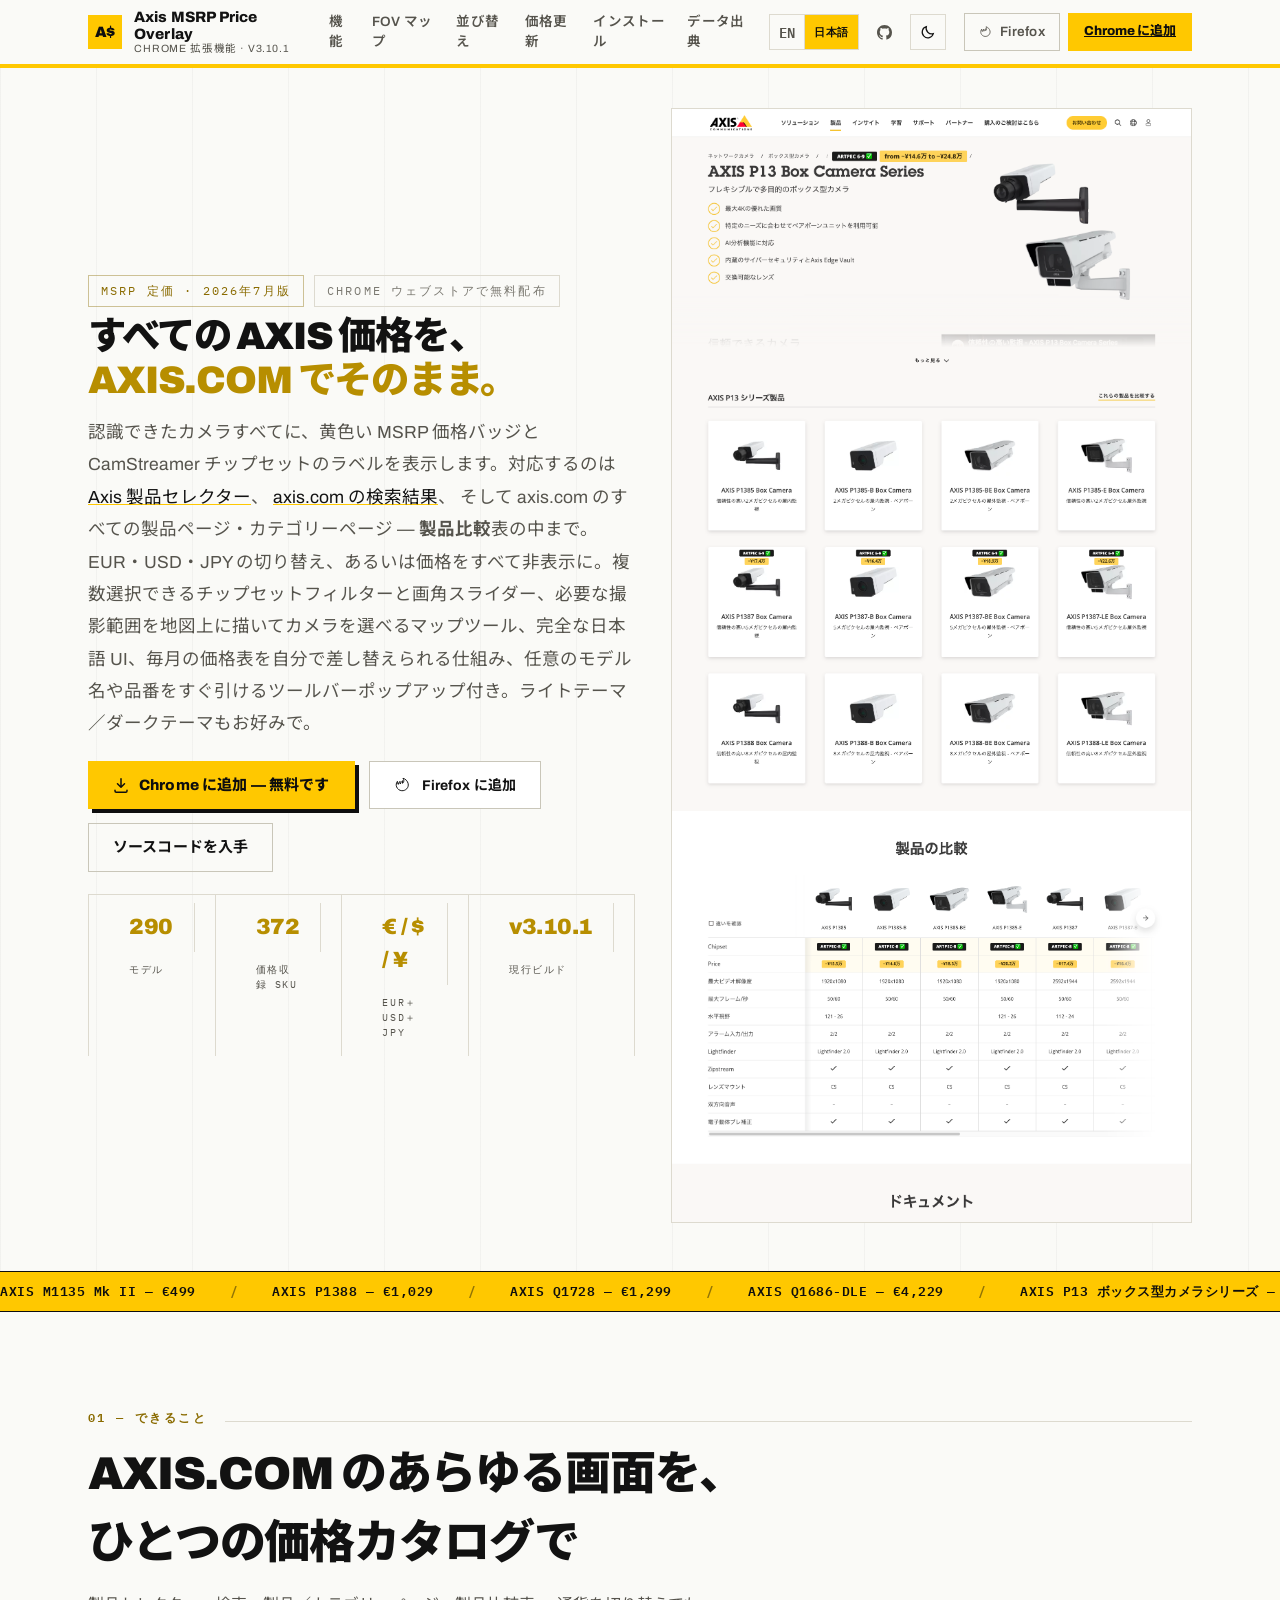
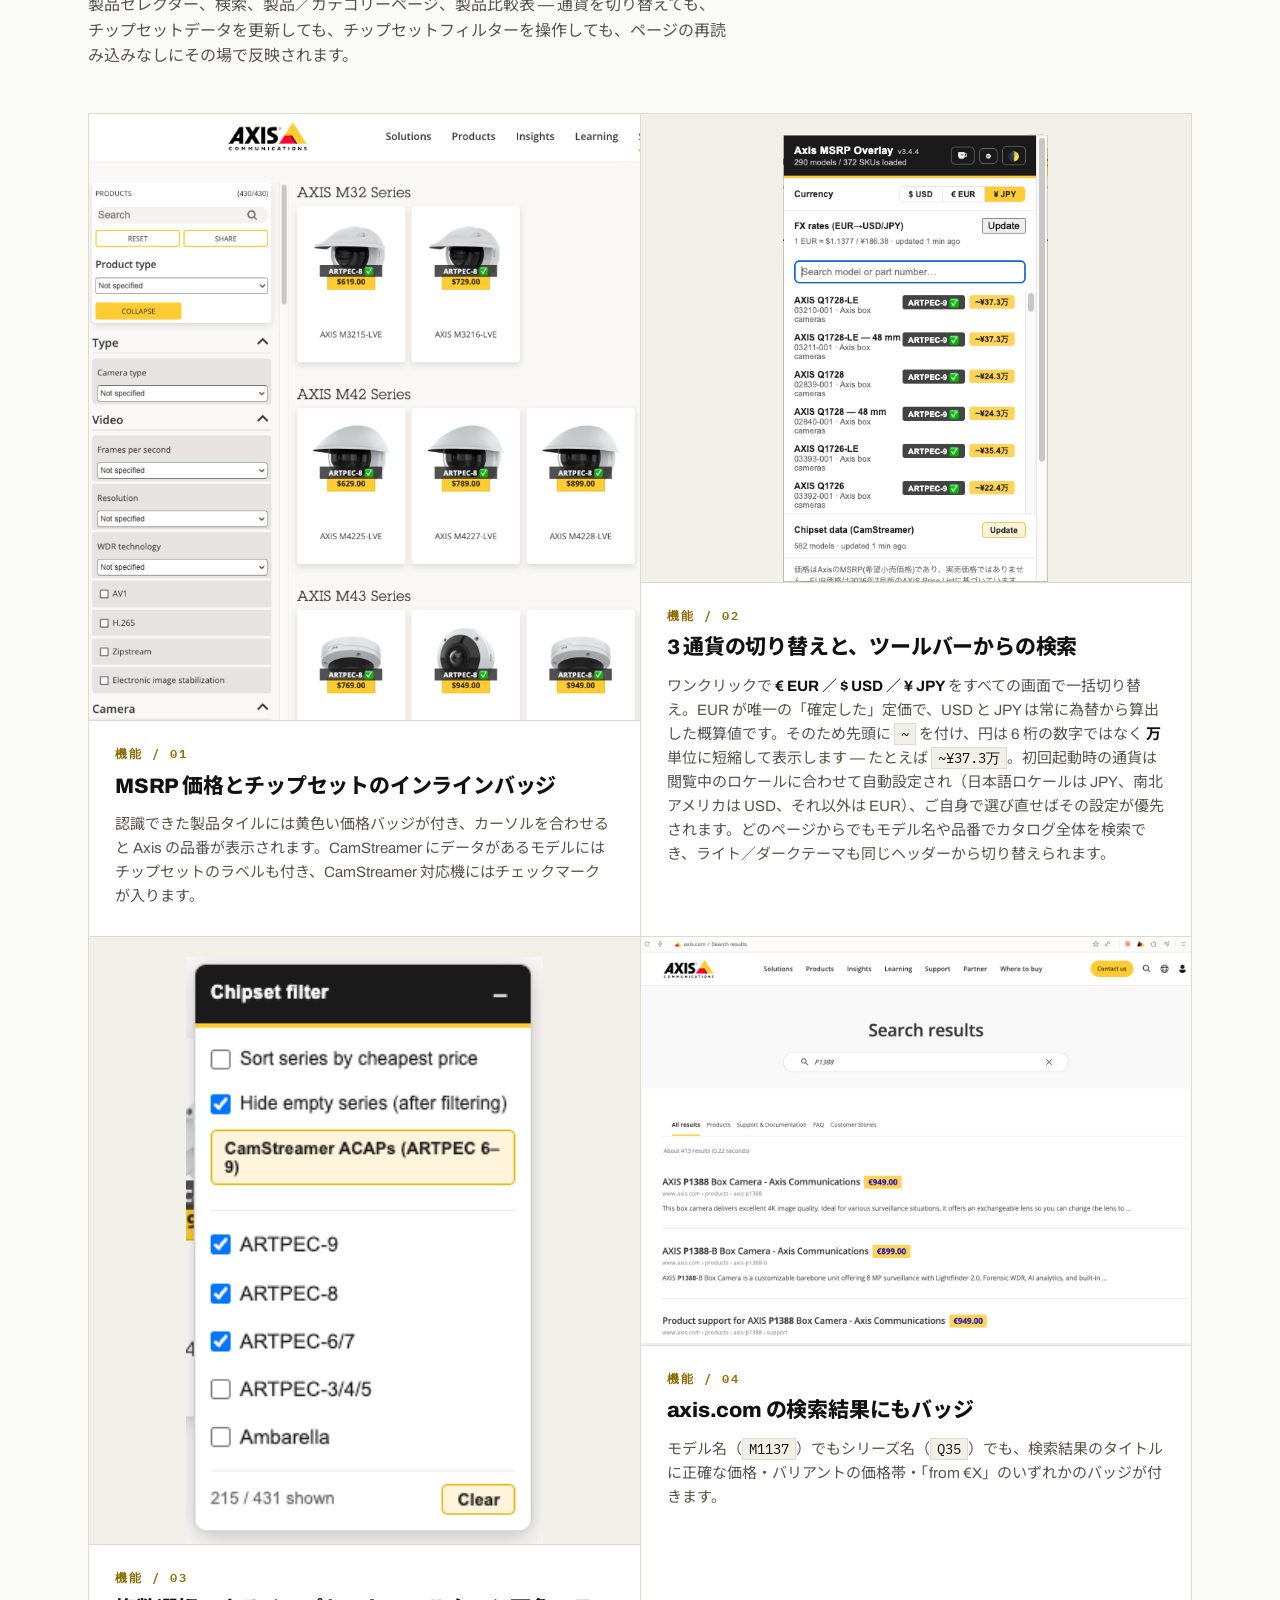
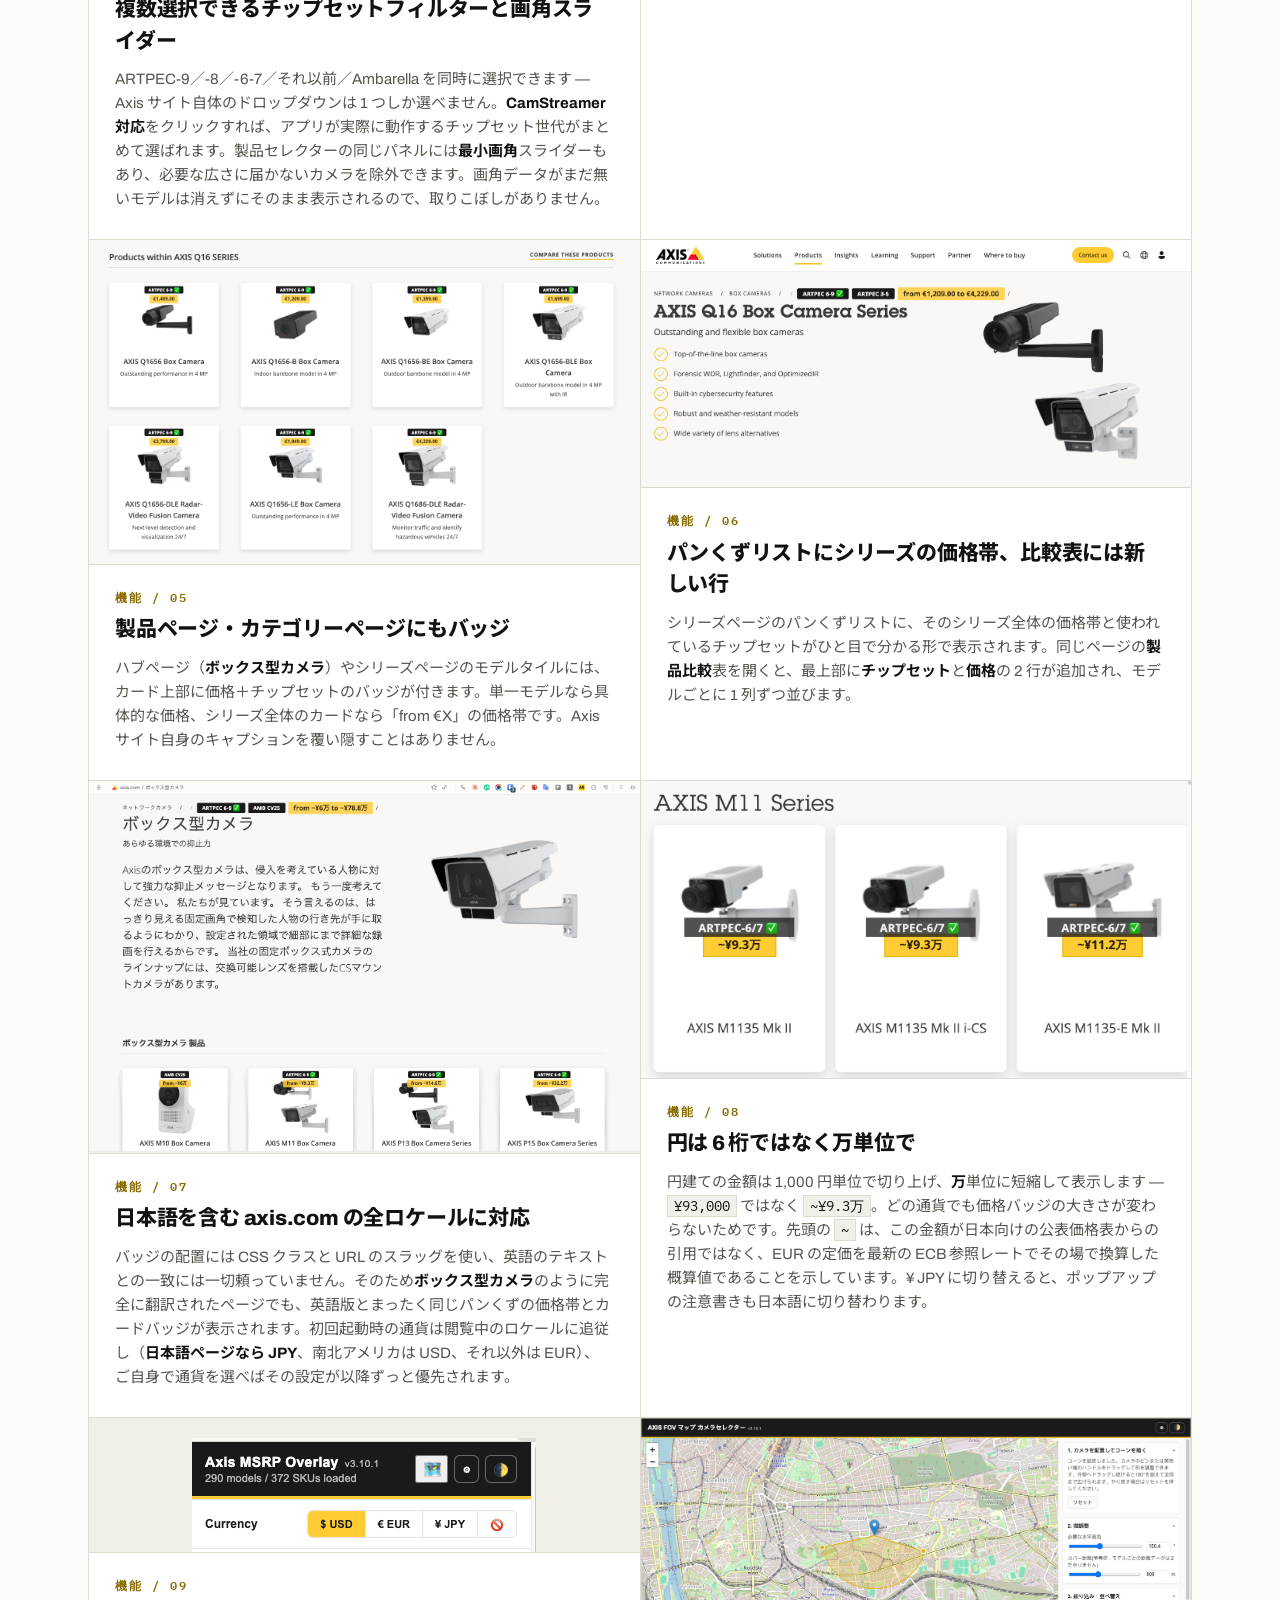
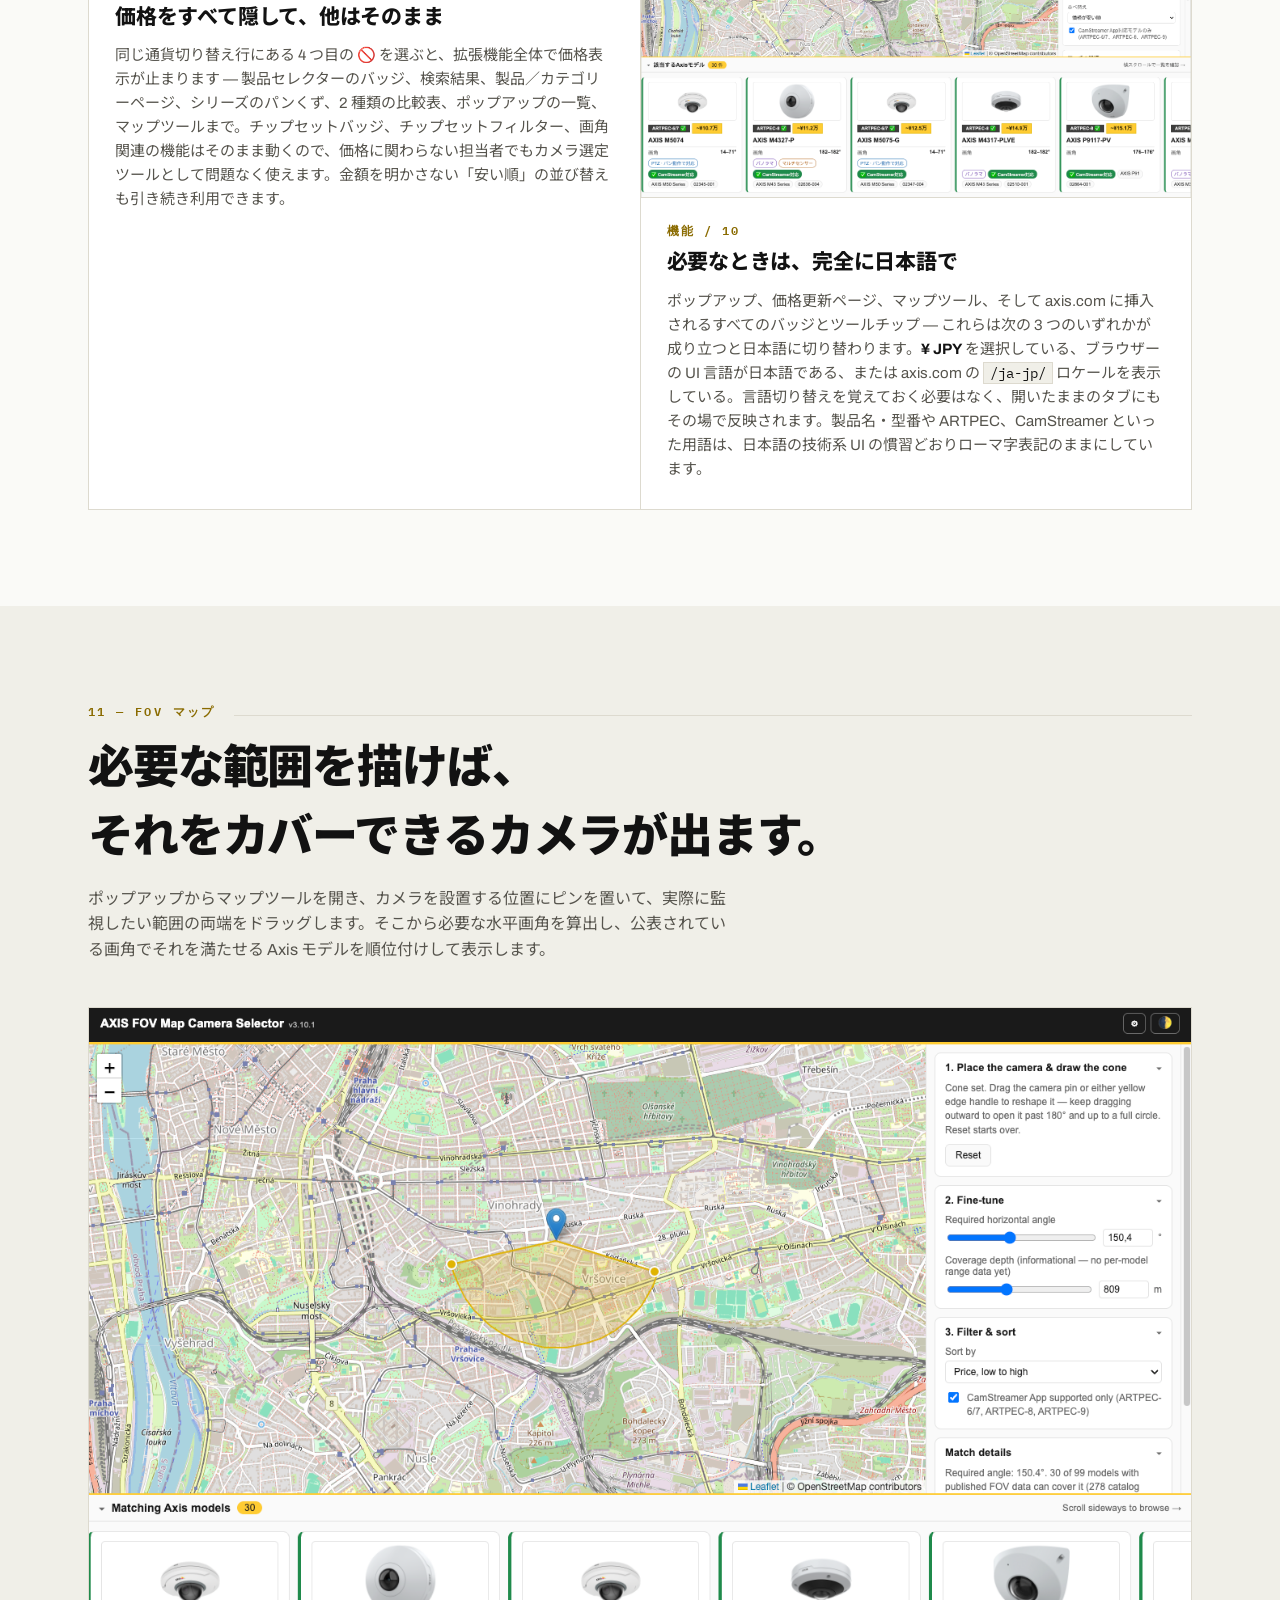
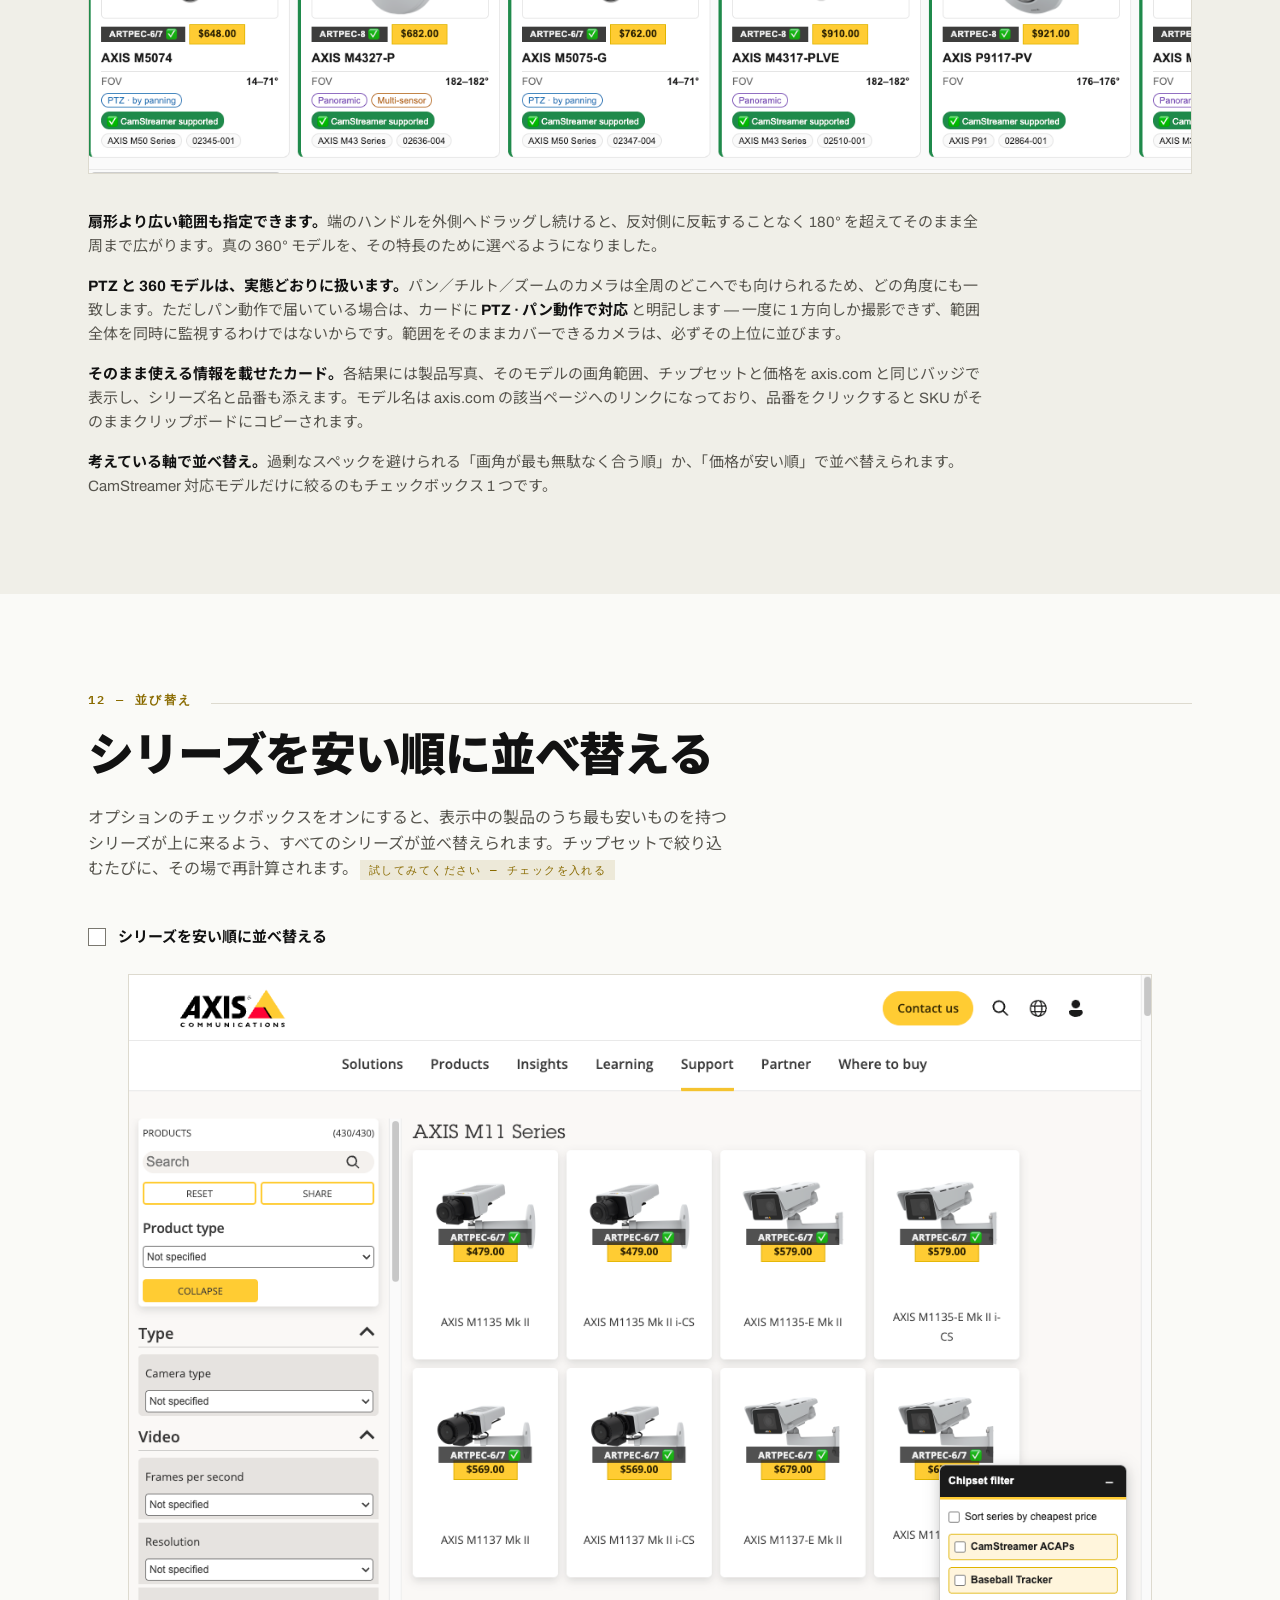
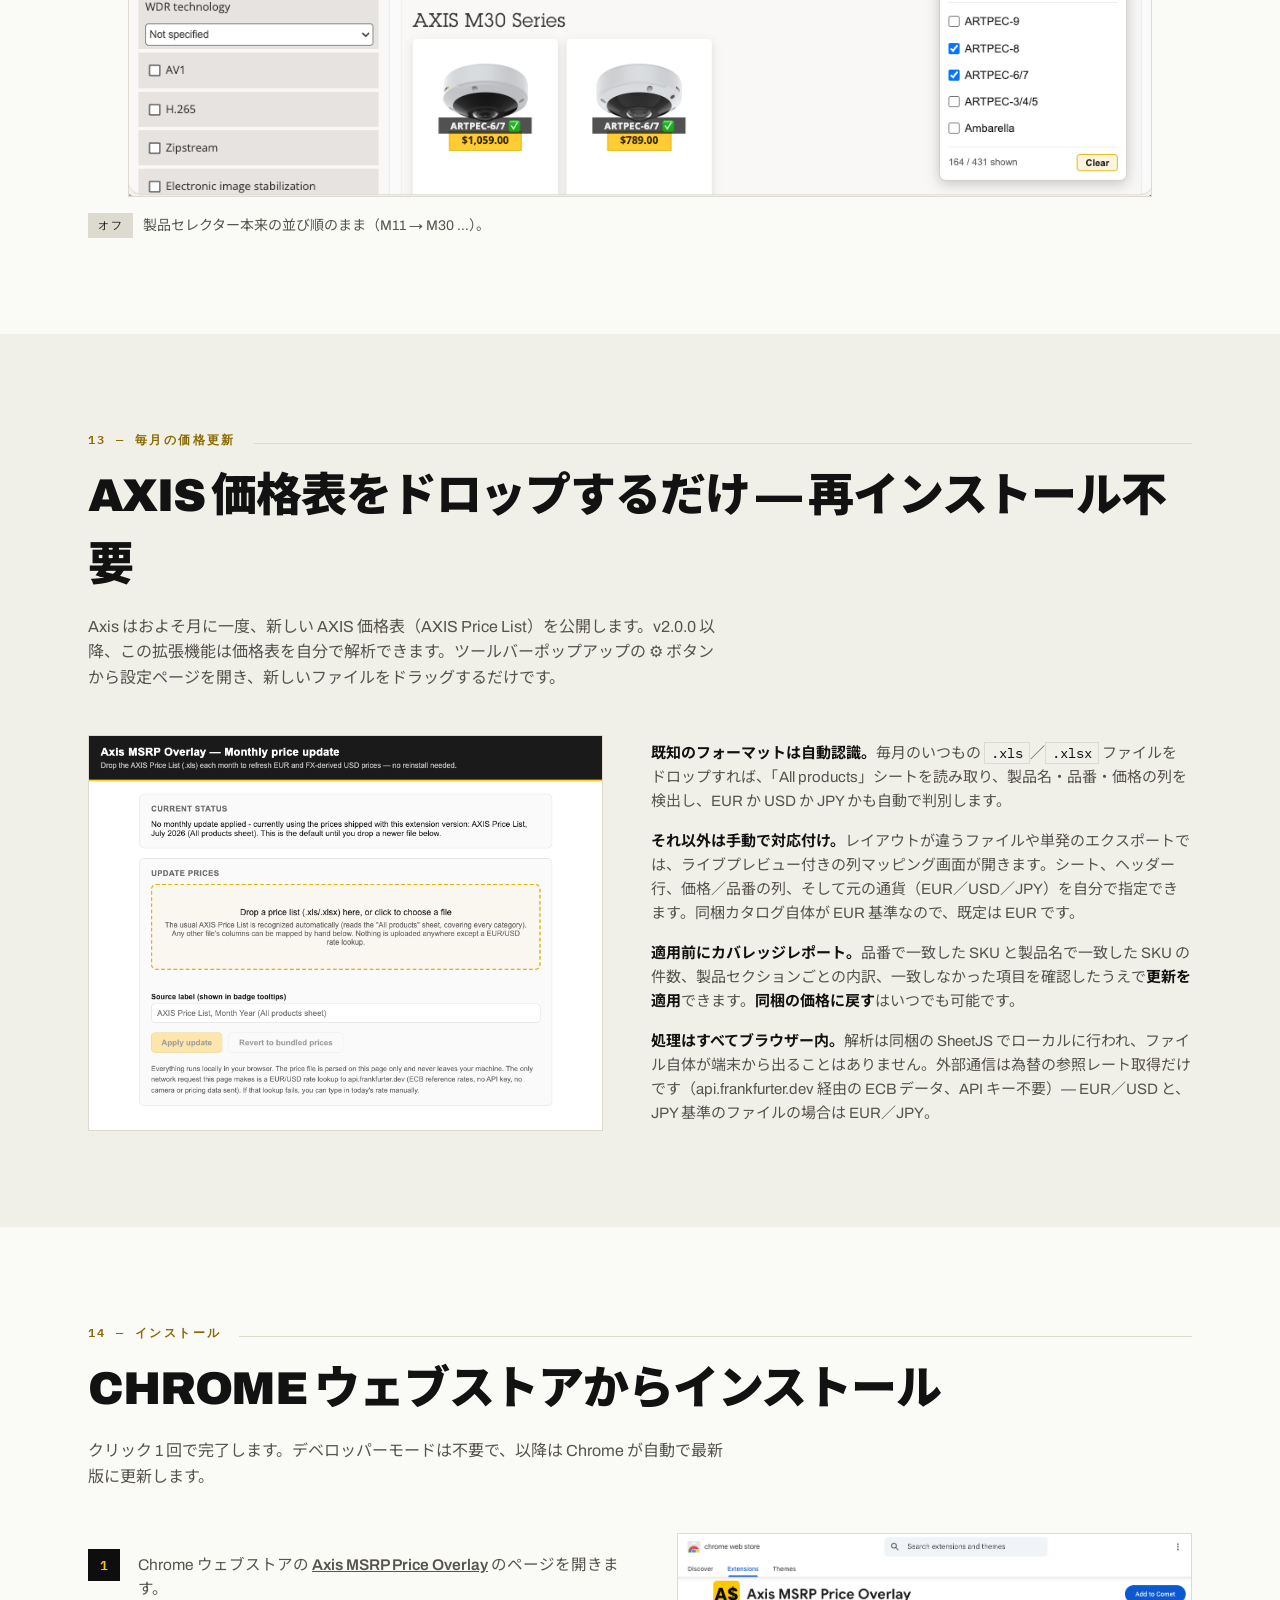
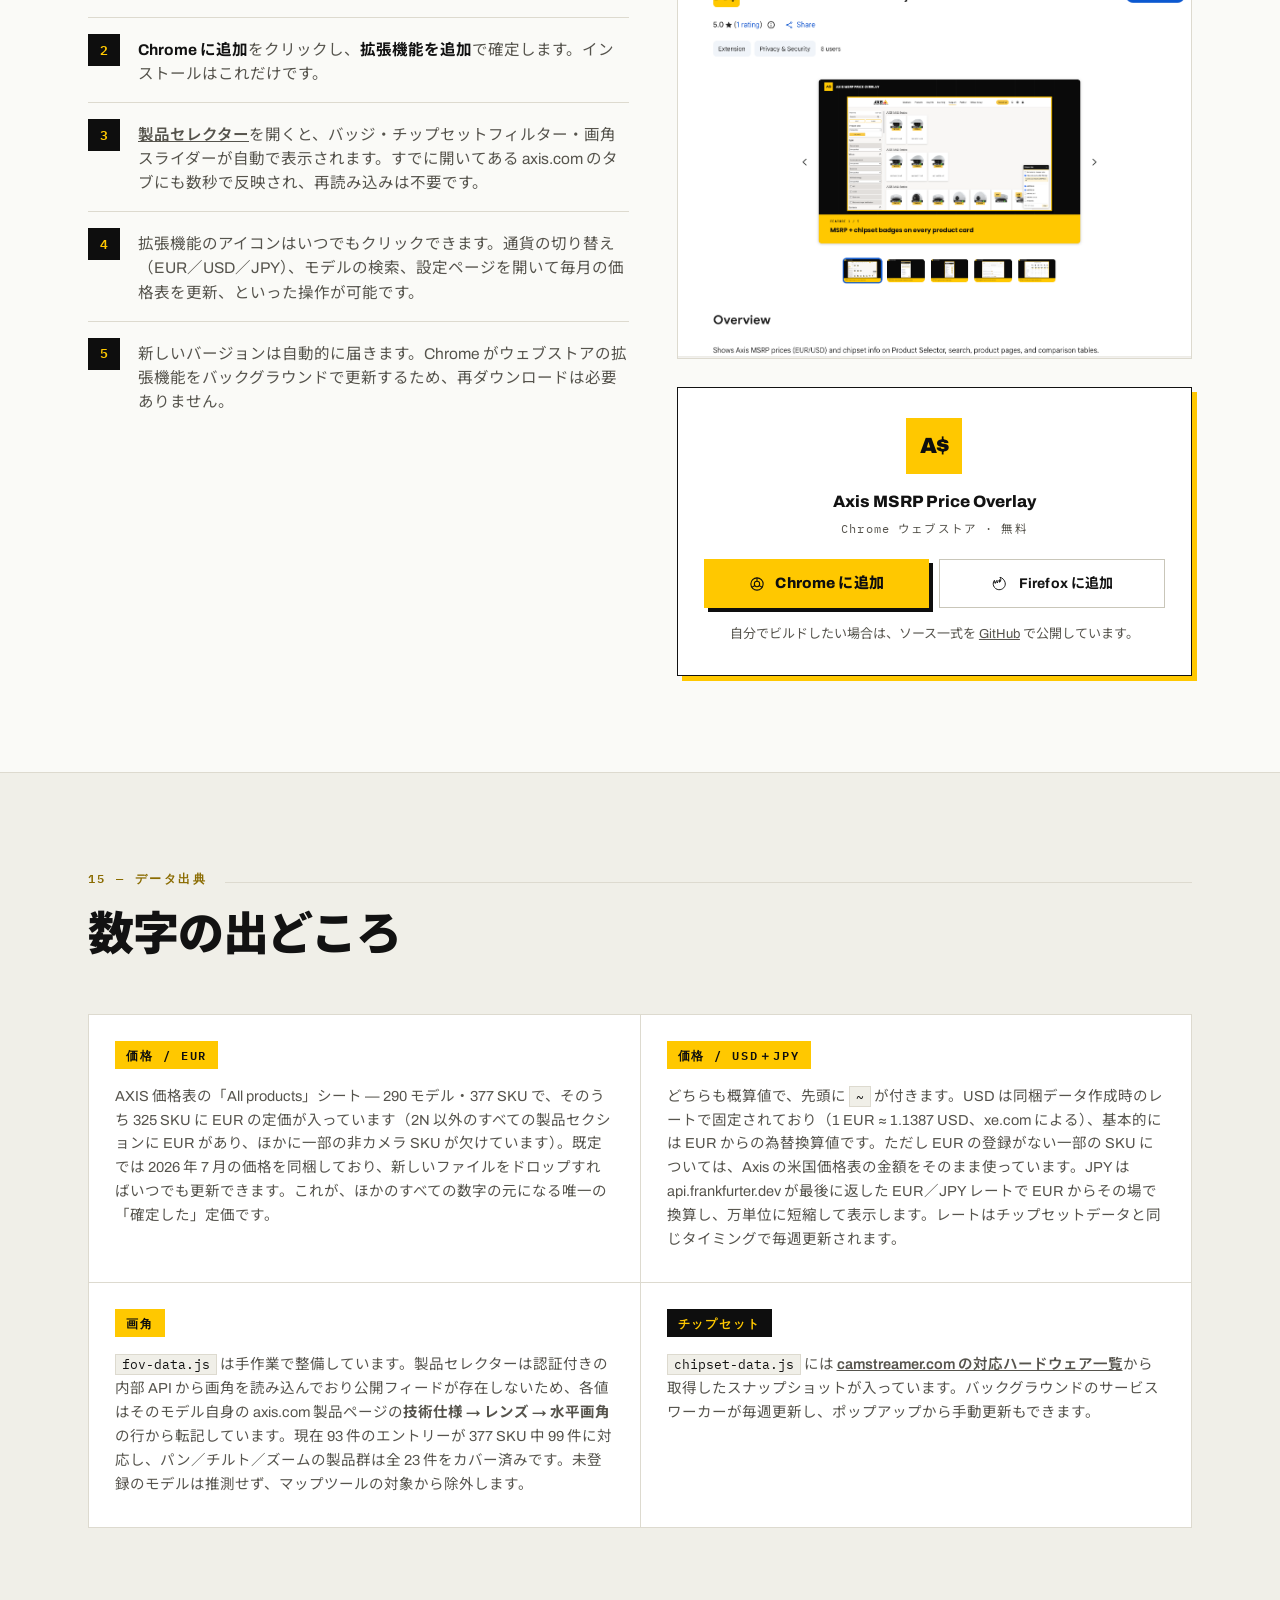
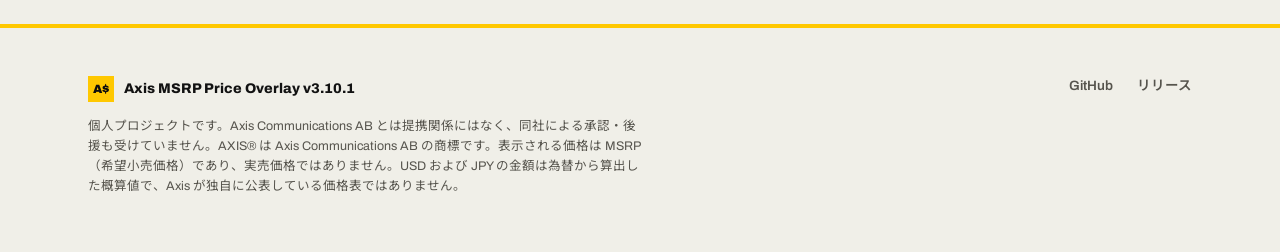
<file: docs/index.ja.html>
<!DOCTYPE html>
<html lang="ja">
<head>
<meta charset="UTF-8">
<meta name="viewport" content="width=device-width, initial-scale=1.0">
<title>Axis MSRP Price Overlay — Chrome 拡張機能</title>
<meta name="description" content="Axis の MSRP 価格と CamStreamer チップセット情報を、製品セレクター・axis.com 検索・製品／カテゴリーページ・製品比較表に直接表示。EUR／USD／JPY 表示と価格の非表示、描いた撮影範囲からカメラを選べるマップツール、完全日本語 UI、毎月の価格表の自己更新に対応。">
<link rel="alternate" hreflang="en" href="index.html">
<link rel="alternate" hreflang="ja" href="index.ja.html">
<script>
  // Applied synchronously, before first paint, so the page never flashes the
  // wrong theme on load. Mirrors the extension's own light/dark toggle:
  // remembers the visitor's choice, otherwise follows the OS preference.
  (function () {
    var KEY = "axis-overlay-docs-theme";
    var stored = null;
    try { stored = localStorage.getItem(KEY); } catch (e) {}
    var theme = stored || (window.matchMedia && window.matchMedia("(prefers-color-scheme: dark)").matches ? "dark" : "light");
    document.documentElement.setAttribute("data-theme", theme);
  })();
</script>
<link rel="preconnect" href="https://fonts.googleapis.com">
<link rel="preconnect" href="https://fonts.gstatic.com" crossorigin>
<link href="https://fonts.googleapis.com/css2?family=Archivo:wght@400;500;600;700;800;900&family=IBM+Plex+Mono:wght@400;500;600&family=Noto+Sans+JP:wght@400;500;700;800;900&display=swap" rel="stylesheet">
<style>
  :root {
    --yellow: #FFC800;
    --yellow-deep: #B78E00;
    --void-fixed: #0E0E0E; /* always-dark text/border for elements sitting directly on the yellow accent (brand mark, ticker, step numbers) - constant across both themes so the brand mark reads the same either way */

    /* Light theme (default) */
    --bg: #FAFAF7;
    --bg-alt: #F0EFE8;
    --surface: #FFFFFF;
    --ink: #121212;
    --mute: #56544D;
    --mute-2: #7A7870;
    --border: #DDDACF;
    --border-strong: #C9C6B9;
    --eyebrow: #8A6B00;
    --grid-tint: rgba(18, 18, 18, 0.035);
  }

  html[data-theme="dark"] {
    --bg: #0E0E0E;
    --bg-alt: #1A1A1A;
    --surface: #1E1E1E;
    --ink: #F4F3EE;
    --mute: #B9B8B2;
    --mute-2: #9B9B9B;
    --border: #2C2C2C;
    --border-strong: #454545;
    --eyebrow: #FFC800;
    --grid-tint: rgba(244, 243, 238, 0.045);
  }

  * { box-sizing: border-box; }
  html { scroll-behavior: smooth; }
  body {
    margin: 0;
    background: var(--bg);
    color: var(--ink);
    font-family: 'Archivo', 'Noto Sans JP', 'Hiragino Kaku Gothic ProN', 'Yu Gothic', Meiryo, Helvetica, Arial, sans-serif;
    -webkit-font-smoothing: antialiased;
    line-height: 1.5;
    transition: background 0.15s ease, color 0.15s ease;
  }
  a { color: inherit; }
  img { max-width: 100%; display: block; }
  code {
    font-family: 'IBM Plex Mono', monospace;
    background: var(--bg-alt);
    border: 1px solid var(--border);
    padding: 1px 6px;
    font-size: 0.9em;
    color: var(--ink);
  }
  ::selection { background: var(--yellow); color: var(--void-fixed); }
  .wrap { max-width: 1160px; margin: 0 auto; padding: 0 28px; }
  .mono { font-family: 'IBM Plex Mono', 'Noto Sans JP', monospace; }

  /* ---------- Buttons ---------- */
  .btn {
    display: inline-flex; align-items: center; gap: 10px;
    text-decoration: none;
    font-weight: 800;
    font-size: 15px;
    padding: 12px 24px;
    letter-spacing: 0.01em;
    border: 1px solid transparent;
  }
  .btn svg { width: 16px; height: 16px; fill: currentColor; }
  .btn-primary { background: var(--yellow); color: var(--void-fixed); box-shadow: 4px 4px 0 var(--void-fixed); transition: transform 0.1s ease, box-shadow 0.1s ease; }
  .btn-primary:hover { transform: translate(2px, 2px); box-shadow: 2px 2px 0 var(--void-fixed); }
  .btn-ghost { background: transparent; color: var(--ink); border-color: var(--border-strong); font-weight: 700; }
  .btn-ghost:hover { border-color: var(--yellow); color: var(--yellow-deep); }
  html[data-theme="dark"] .btn-ghost:hover { color: var(--yellow); }
  .btn-nav { background: var(--yellow); color: var(--void-fixed); font-weight: 800; font-size: 13px; padding: 9px 16px; white-space: nowrap; flex-shrink: 0; }
  .btn-nav:hover { background: #fff; }
  .btn-nav-group { display: flex; align-items: center; gap: 8px; flex-shrink: 0; }
  .btn-nav-firefox { background: transparent; color: var(--ink); font-weight: 800; font-size: 13px; padding: 8px 14px; border: 1px solid var(--border-strong); display: inline-flex; align-items: center; gap: 7px; text-decoration: none; white-space: nowrap; flex-shrink: 0; }
  .btn-nav-firefox svg { width: 14px; height: 14px; }
  .btn-nav-firefox:hover { border-color: var(--yellow); color: var(--yellow-deep); }
  html[data-theme="dark"] .btn-nav-firefox:hover { color: var(--yellow); }
  .install-cta-buttons { display: flex; gap: 10px; width: 100%; }
  .install-cta-buttons .btn { flex: 1 1 0; justify-content: center; padding: 12px 14px; }
  .btn-browser { background: var(--surface); color: var(--ink); border-color: var(--border-strong); font-weight: 700; font-size: 14px; }
  .btn-browser:hover { border-color: var(--yellow); color: var(--yellow-deep); }
  html[data-theme="dark"] .btn-browser:hover { color: var(--yellow); }
  .btn-browser svg { width: 18px; height: 18px; }

  /* ---------- Theme toggle ---------- */
  .theme-toggle {
    width: 36px; height: 36px; flex: none;
    display: flex; align-items: center; justify-content: center;
    background: transparent; border: 1px solid var(--border); color: var(--ink);
    cursor: pointer; padding: 0;
  }
  .theme-toggle:hover { border-color: var(--yellow); color: var(--yellow-deep); }
  html[data-theme="dark"] .theme-toggle:hover { color: var(--yellow); }
  .theme-toggle svg { width: 16px; height: 16px; fill: none; stroke: currentColor; stroke-width: 1.8; }
  .theme-toggle .icon-sun { display: none; }
  .theme-toggle .icon-moon { display: block; }
  html[data-theme="dark"] .theme-toggle .icon-sun { display: block; }
  html[data-theme="dark"] .theme-toggle .icon-moon { display: none; }

  /* ---------- Language switch ---------- */
  .lang-switch {
    display: flex; align-items: center; flex: none;
    border: 1px solid var(--border);
    font-family: 'IBM Plex Mono', monospace;
    font-size: 11px; font-weight: 600; letter-spacing: 0.06em;
  }
  .lang-switch a, .lang-switch span {
    display: flex; align-items: center; justify-content: center;
    height: 34px; padding: 0 9px;
    text-decoration: none; color: var(--mute);
  }
  .lang-switch a:hover { color: var(--yellow-deep); }
  html[data-theme="dark"] .lang-switch a:hover { color: var(--yellow); }
  .lang-switch .is-current { background: var(--yellow); color: var(--void-fixed); font-weight: 700; }
  .lang-switch .lang-sep { padding: 0; width: 1px; height: 34px; background: var(--border); }

  /* ---------- Nav ---------- */
  header {
    position: sticky; top: 0; z-index: 60;
    background: var(--bg);
    border-bottom: 4px solid var(--yellow);
    transition: background 0.15s ease;
  }
  .nav-inner {
    height: 64px;
    display: flex; align-items: center; justify-content: space-between; gap: 20px;
  }
  .brand { display: flex; align-items: center; gap: 12px; text-decoration: none; }
  .brand-mark {
    width: 34px; height: 34px; flex: none;
    background: var(--yellow);
    display: flex; align-items: center; justify-content: center;
    font-weight: 900; font-size: 15px; color: var(--void-fixed); letter-spacing: -0.02em;
  }
  .brand-text { display: flex; flex-direction: column; line-height: 1.15; }
  .brand-text .t1 { color: var(--ink); font-weight: 800; font-size: 15px; letter-spacing: 0.01em; }
  .brand-text .t2 { color: var(--mute); font-size: 10.5px; letter-spacing: 0.08em; text-transform: uppercase; }
  .nav-links { display: flex; align-items: center; gap: 18px; }
  .nav-links a:not(.btn-nav) { color: var(--mute); text-decoration: none; font-size: 13.5px; font-weight: 600; letter-spacing: 0.02em; }
  .nav-links a:not(.btn-nav):hover { color: var(--yellow-deep); }
  html[data-theme="dark"] .nav-links a:not(.btn-nav):hover { color: var(--yellow); }
  .icon-github { width: 15px; height: 15px; fill: currentColor; }
  .icon-github-link { color: var(--mute); display: flex; }
  .icon-github-link:hover { color: var(--yellow-deep); }
  html[data-theme="dark"] .icon-github-link:hover { color: var(--yellow); }

  /* ---------- Hero ---------- */
  .hero {
    background: var(--bg); color: var(--ink);
    padding: 40px 28px 48px;
    position: relative; overflow: hidden;
    transition: background 0.15s ease;
  }
  .hero::before {
    content: ""; position: absolute; inset: 0; pointer-events: none;
    background-image: repeating-linear-gradient(90deg, var(--grid-tint) 0, var(--grid-tint) 1px, transparent 1px, transparent 96px);
  }
  .hero .wrap { position: relative; }
  .hero-grid { display: grid; grid-template-columns: 1.05fr 1fr; gap: 36px; align-items: center; }
  .hero-copy { min-width: 0; }
  .tag-row { display: flex; flex-wrap: wrap; align-items: center; gap: 10px; margin-bottom: 8px; }
  .tag {
    font-family: 'IBM Plex Mono', monospace; font-size: 12px; letter-spacing: 0.18em; text-transform: uppercase;
    padding: 6px 12px; border: 1px solid var(--border); color: var(--mute-2);
  }
  .tag-accent { color: var(--eyebrow); border-color: rgba(138,107,0,0.4); }
  html[data-theme="dark"] .tag-accent { color: var(--yellow); border-color: rgba(255,200,0,0.45); }
  /* Japanese runs far wider than English at the same size - full-width kana and
     kanji are ~1em each, where Latin averages ~0.6em - so the headline is set a
     few steps smaller and is kept to one line per row on purpose. line-height is
     also looser than the English page's 0.98, which clips tall kanji. */
  .hero h1 {
    margin: 0 0 14px; font-weight: 900; letter-spacing: -0.03em; line-height: 1.14;
    font-size: clamp(24px, 3vw, 40px); max-width: 100%; text-transform: uppercase;
    white-space: nowrap;
  }
  .hero h1 span { color: var(--yellow-deep); }
  html[data-theme="dark"] .hero h1 span { color: var(--yellow); }
  /* Set larger than the English page's 15.5px. The Japanese headline has to run
     smaller than the English one to fit on two lines, which leaves the left
     column short next to a tall hero screenshot - a bigger body size takes that
     space back. line-height is also looser than the English 1.55: Japanese
     mixes tall kanji with kana and needs more leading to stay readable. */
  .hero .sub { margin: 0 0 20px; max-width: 100%; font-size: 17.5px; line-height: 1.85; color: var(--mute); }
  .hero .sub a { color: var(--ink); text-decoration-color: var(--yellow); }
  .cta-row { display: flex; flex-wrap: wrap; gap: 14px; margin-bottom: 22px; }
  .stat-strip {
    display: grid; grid-template-columns: repeat(4, 1fr);
    border: 1px solid var(--border); border-bottom: none;
    max-width: 760px;
  }
  .stat-strip div { padding: 8px 20px; border-right: 1px solid var(--border); }
  .stat-strip div:last-child { border-right: none; }
  .stat-num { font-weight: 900; font-size: 22px; color: var(--yellow-deep); letter-spacing: -0.02em; }
  html[data-theme="dark"] .stat-num { color: var(--yellow); }
  .stat-label { font-family: 'IBM Plex Mono', monospace; font-size: 10px; letter-spacing: 0.16em; text-transform: uppercase; color: var(--mute); margin-top: 2px; }
  .hero-shot { margin: 0; border: 1px solid var(--border); background: var(--bg-alt); width: 100%; }
  .hero-shot img { width: 100%; height: auto; }

  /* ---------- Ticker ---------- */
  .ticker {
    background: var(--yellow); border-top: 1px solid var(--void-fixed); border-bottom: 1px solid var(--void-fixed);
    overflow: hidden; padding: 10px 0;
  }
  .ticker-track {
    display: flex; gap: 34px; white-space: nowrap;
    font-family: 'IBM Plex Mono', monospace; font-size: 12.5px; font-weight: 600; color: var(--void-fixed); letter-spacing: 0.04em;
    width: max-content;
    animation: ticker-scroll 32s linear infinite;
  }
  .ticker:hover .ticker-track { animation-play-state: paused; }
  .ticker-track span { flex: none; }
  .ticker-track .sep { opacity: 0.45; }
  @keyframes ticker-scroll { from { transform: translateX(0); } to { transform: translateX(-50%); } }

  /* ---------- Section heading ---------- */
  .eyebrow-row { display: flex; align-items: baseline; gap: 18px; margin-bottom: 14px; }
  .eyebrow { font-family: 'IBM Plex Mono', monospace; font-size: 12px; letter-spacing: 0.2em; font-weight: 600; color: var(--eyebrow); }
  html[data-theme="dark"] .eyebrow { color: var(--yellow); }
  .rule { flex: 1; height: 1px; background: var(--border); }
  .section-title { margin: 0 0 14px; font-weight: 900; letter-spacing: -0.025em; text-transform: uppercase; font-size: clamp(28px, 3.6vw, 46px); }
  .section-sub { margin: 0 0 44px; max-width: 640px; font-size: 16px; line-height: 1.6; color: var(--mute); }

  section { padding: 96px 28px; transition: background 0.15s ease; }

  /* ---------- Features ---------- */
  .features { background: var(--bg); }
  .feature-grid {
    display: grid; grid-template-columns: repeat(2, 1fr); gap: 1px;
    background: var(--border); border: 1px solid var(--border);
  }
  .feature-card { background: var(--surface); border: none; box-shadow: none; display: flex; flex-direction: column; }
  .feature-figure { margin: 0; border-bottom: 1px solid var(--border); }
  .feature-figure-inset { background: var(--bg-alt); display: flex; justify-content: center; padding: 20px 20px 0; }
  .feature-body { padding: 24px 26px 28px; }
  .feature-kicker { font-family: 'IBM Plex Mono', monospace; font-size: 11.5px; letter-spacing: 0.18em; color: var(--eyebrow); font-weight: 600; margin-bottom: 8px; }
  html[data-theme="dark"] .feature-kicker { color: var(--yellow); }
  .feature-body h3 { margin: 0 0 10px; font-weight: 800; font-size: 21px; letter-spacing: -0.01em; }
  .feature-body p { margin: 0; color: var(--mute); font-size: 15px; line-height: 1.6; }
  .feature-body strong { color: var(--ink); }

  /* ---------- Sorting (live, checkbox-driven demo) ---------- */
  .fovmap { background: var(--bg-alt); }
  .fovmap-shot { margin: 32px 0 36px; border: 1px solid var(--border); background: var(--bg); box-shadow: none; }
  .fovmap .updates-list { max-width: 900px; }
  .sorting { background: var(--bg); }

  /* A real checkbox (not a decorative one) drives everything below it via
     the CSS :checked + general-sibling combinator - no JS needed, and it
     behaves like an actual checkbox (click, keyboard, screen reader) rather
     than a fake button pretending to be one. */
  .sort-toggle-row { display: flex; align-items: center; gap: 12px; margin-bottom: 26px; }
  .sort-checkbox {
    appearance: none; -webkit-appearance: none;
    width: 18px; height: 18px; flex: none;
    border: 1px solid var(--mute-2);
    background: var(--surface);
    margin: 0; position: relative; cursor: pointer;
  }
  .sort-checkbox:checked { background: var(--ink); border-color: var(--ink); }
  .sort-checkbox:checked::after {
    content: ""; position: absolute; left: 5px; top: 2px;
    width: 5px; height: 9px;
    border: solid var(--yellow); border-width: 0 2px 2px 0;
    transform: rotate(45deg);
  }
  .sort-toggle-label {
    font-size: 15px; font-weight: 700; cursor: pointer; user-select: none;
  }
  .try-live-tag {
    font-family: 'IBM Plex Mono', monospace; font-size: 10.5px; letter-spacing: 0.14em;
    color: var(--eyebrow); background: rgba(138,107,0,0.12);
    padding: 3px 9px; margin-left: 2px;
  }
  html[data-theme="dark"] .try-live-tag { color: var(--yellow); background: rgba(255,200,0,0.12); }

  .compare-live { position: relative; border: 1px solid var(--border); background: var(--surface); }
  .compare-live img { width: 100%; height: auto; display: block; }
  .compare-live .shot-on { position: absolute; inset: 0; opacity: 0; transition: opacity 0.2s ease; }
  .compare-live .shot-off { position: relative; opacity: 1; transition: opacity 0.2s ease; }
  .sort-checkbox:checked ~ .compare-live .shot-off { opacity: 0; }
  .sort-checkbox:checked ~ .compare-live .shot-on { opacity: 1; }

  .live-caption { margin: 14px 0 0; font-size: 14px; color: var(--mute); }
  .live-caption .caption-off { display: flex; align-items: center; gap: 10px; }
  .live-caption .caption-on { display: none; align-items: center; gap: 10px; }
  .sort-checkbox:checked ~ .live-caption .caption-off { display: none; }
  .sort-checkbox:checked ~ .live-caption .caption-on { display: flex; }
  .state-tag { font-family: 'IBM Plex Mono', monospace; font-size: 11px; letter-spacing: 0.14em; padding: 4px 10px; flex: none; }
  .state-tag.off { background: var(--border); color: var(--ink); }
  .state-tag.on { background: var(--yellow); color: var(--void-fixed); font-weight: 600; }

  /* ---------- Updates ---------- */
  .updates { background: var(--bg-alt); }
  .updates-grid { display: grid; grid-template-columns: 1fr 1.05fr; gap: 48px; align-items: center; }
  .updates-shot { margin: 0; border: 1px solid var(--border); background: var(--bg-alt); box-shadow: none; }
  .updates-list { list-style: none; margin: 0; padding: 0; display: flex; flex-direction: column; gap: 16px; }
  .updates-list li { font-size: 15px; line-height: 1.6; color: var(--mute); }
  .updates-list strong { color: var(--ink); }

  /* ---------- Install ---------- */
  .install { background: var(--bg); }
  .install-grid { display: grid; grid-template-columns: 1.05fr 1fr; gap: 48px; align-items: start; }
  .steps { list-style: none; margin: 0; padding: 0; display: flex; flex-direction: column; }
  .steps li { display: flex; gap: 18px; padding: 16px 0; border-bottom: 1px solid var(--border); }
  .steps li:last-child { border-bottom: none; }
  .step-num {
    flex: none; width: 32px; height: 32px; background: var(--void-fixed); color: var(--yellow);
    display: flex; align-items: center; justify-content: center;
    font-family: 'IBM Plex Mono', monospace; font-weight: 600; font-size: 13px;
  }
  .step-text { font-size: 15.5px; line-height: 1.55; color: var(--mute); padding-top: 4px; }
  .step-text strong { color: var(--ink); }
  .step-text a { font-weight: 600; }
  .install-shot { margin: 0; border: 1px solid var(--border); background: var(--bg-alt); box-shadow: none; }
  .install-side { display: flex; flex-direction: column; gap: 28px; }
  .install-cta {
    background: var(--surface); border: 1px solid var(--ink);
    box-shadow: 5px 5px 0 var(--yellow);
    padding: 30px 26px; text-align: center;
  }
  .install-cta-mark {
    width: 56px; height: 56px; margin: 0 auto 16px;
    background: var(--yellow); color: var(--void-fixed);
    display: flex; align-items: center; justify-content: center;
    font-weight: 900; font-size: 22px; letter-spacing: -0.02em;
  }
  .install-cta-name { font-weight: 800; font-size: 16.5px; margin-bottom: 5px; }
  .install-cta-meta {
    font-family: 'IBM Plex Mono', 'Noto Sans JP', monospace; font-size: 11.5px; letter-spacing: 0.1em;
    color: var(--mute); margin-bottom: 22px;
  }
  .install-cta .btn { width: 100%; justify-content: center; }
  .install-cta-note { font-size: 13px; line-height: 1.6; color: var(--mute); margin: 16px 0 0; }

  /* ---------- Sources ---------- */
  .sources { background: var(--bg-alt); border-top: 1px solid var(--border); }
  .sources-grid {
    display: grid; grid-template-columns: repeat(2, 1fr); gap: 1px;
    background: var(--border); border: 1px solid var(--border);
  }
  .source-card { background: var(--surface); border: none; padding: 26px 26px 30px; }
  .source-tag { font-family: 'IBM Plex Mono', monospace; font-size: 12px; letter-spacing: 0.16em; display: inline-block; padding: 5px 11px; font-weight: 600; margin-bottom: 16px; }
  .source-tag.light { background: var(--yellow); color: var(--void-fixed); }
  .source-tag.dark { background: var(--void-fixed); color: var(--yellow); }
  .source-card p { margin: 0; color: var(--mute); font-size: 14.5px; line-height: 1.65; }
  .source-card a { font-weight: 600; }

  /* ---------- Footer ---------- */
  footer { background: var(--bg-alt); color: var(--mute); padding: 48px 28px 56px; border-top: 4px solid var(--yellow); }
  .footer-inner { display: flex; flex-wrap: wrap; justify-content: space-between; align-items: flex-start; gap: 24px; }
  .footer-brand { max-width: 560px; }
  .footer-brand-row { display: flex; align-items: center; gap: 10px; margin-bottom: 14px; }
  .footer-mark { width: 26px; height: 26px; background: var(--yellow); display: flex; align-items: center; justify-content: center; font-weight: 900; font-size: 12px; color: var(--void-fixed); }
  .footer-brand-row span.name { color: var(--ink); font-weight: 800; font-size: 14px; }
  .footer-brand p { margin: 0; font-size: 12.5px; line-height: 1.6; }
  .footer-links { display: flex; gap: 24px; font-size: 13.5px; font-weight: 600; }
  .footer-links a { color: var(--mute); text-decoration: none; }
  .footer-links a:hover { color: var(--yellow-deep); }
  html[data-theme="dark"] .footer-links a:hover { color: var(--yellow); }

  @media (max-width: 860px) {
    .install-grid, .feature-grid, .sources-grid, .updates-grid { grid-template-columns: 1fr; }
    .hero-grid { grid-template-columns: 1fr; gap: 28px; }
    .hero h1, .hero .sub { max-width: 100%; }
    .stat-strip { grid-template-columns: repeat(2, 1fr); max-width: 100%; }
    .stat-strip div:nth-child(2) { border-right: none; }
  }
  @media (max-width: 640px) {
    .hero { padding-top: 28px; }
    .nav-links a:not(.btn-nav):not(.icon-github-link) { display: none; }
    section { padding: 64px 20px; }
    /* Below the clamp floor the nowrap headline would start to overflow, so drop
       it a couple more steps rather than letting it push the page sideways. */
    .hero h1 { font-size: 22px; }
  }
  @media (max-width: 340px) {
    .hero h1 { font-size: 19px; }
  }
</style>
</head>
<body>

<header>
  <div class="wrap nav-inner">
    <a class="brand" href="#top">
      <span class="brand-mark">A$</span>
      <span class="brand-text">
        <span class="t1">Axis MSRP Price Overlay</span>
        <span class="t2">Chrome 拡張機能 · v3.10.1</span>
      </span>
    </a>
    <nav class="nav-links">
      <a href="#features">機能</a>
      <a href="#fovmap">FOV マップ</a>
      <a href="#sorting">並び替え</a>
      <a href="#updates">価格更新</a>
      <a href="#install">インストール</a>
      <a href="#sources">データ出典</a>
      <div class="lang-switch" role="group" aria-label="言語">
        <a href="index.html" hreflang="en" lang="en">EN</a>
        <span class="lang-sep"></span>
        <span class="is-current" aria-current="page">日本語</span>
      </div>
      <a href="https://github.com/kotyzap/Axis-MSRP-Price-Overlay-Chrome-Extension" target="_blank" rel="noopener" class="icon-github-link">
        <svg class="icon-github" viewBox="0 0 16 16"><path d="M8 0C3.58 0 0 3.58 0 8c0 3.54 2.29 6.53 5.47 7.59.4.07.55-.17.55-.38 0-.19-.01-.82-.01-1.49-2.01.37-2.53-.49-2.69-.94-.09-.23-.48-.94-.82-1.13-.28-.15-.68-.52-.01-.53.63-.01 1.08.58 1.23.82.72 1.21 1.87.87 2.33.66.07-.52.28-.87.51-1.07-1.78-.2-3.64-.89-3.64-3.95 0-.87.31-1.59.82-2.15-.08-.2-.36-1.02.08-2.12 0 0 .67-.21 2.2.82.64-.18 1.32-.27 2-.27.68 0 1.36.09 2 .27 1.53-1.04 2.2-.82 2.2-.82.44 1.1.16 1.92.08 2.12.51.56.82 1.27.82 2.15 0 3.07-1.87 3.75-3.65 3.95.29.25.54.73.54 1.48 0 1.07-.01 1.93-.01 2.2 0 .21.15.46.55.38A8.01 8.01 0 0 0 16 8c0-4.42-3.58-8-8-8z"/></svg>
      </a>
      <button type="button" id="theme-toggle" class="theme-toggle" aria-label="ダークモードを切り替え" title="ダークモードを切り替え">
        <svg class="icon-sun" viewBox="0 0 24 24"><circle cx="12" cy="12" r="4"></circle><path d="M12 2v3M12 19v3M4.2 4.2l2.1 2.1M17.7 17.7l2.1 2.1M2 12h3M19 12h3M4.2 19.8l2.1-2.1M17.7 6.3l2.1-2.1"></path></svg>
        <svg class="icon-moon" viewBox="0 0 24 24"><path d="M20 14.5A8.5 8.5 0 0 1 9.5 4a8.5 8.5 0 1 0 10.5 10.5z"></path></svg>
      </button>
      <div class="btn-nav-group">
        <a class="btn-nav-firefox" href="https://addons.mozilla.org/en-US/firefox/addon/axis-msrp-price-overlay/" target="_blank" rel="noopener">
          <svg viewBox="0 0 24 24" aria-hidden="true"><path d="M12 3c3.5 1 6.2 3.8 6.9 7.3.5 2.4-.2 4.9-1.9 6.7-1.7 1.8-4.1 2.8-6.6 2.6-3.1-.2-5.8-2.2-6.9-5-1-2.5-.6-5.4 1.1-7.5-.3 1.5.1 3 1.1 4.1.2-1.6 1-3.1 2.3-4.1-.4 1.2-.3 2.6.4 3.6.4-1.9 1.7-3.6 3.5-4.4-.6 1-.8 2.3-.5 3.5 1.1-.9 1.8-2.3 1.7-3.7-.1-1-.5-2-1.1-2.8z" fill="none" stroke="currentColor" stroke-width="1.4" stroke-linejoin="round"/></svg>
          Firefox
        </a>
        <a class="btn-nav" href="https://chromewebstore.google.com/detail/axis-msrp-price-overlay/gnegcekipfaapeboifcejnjmfemfigpl" target="_blank" rel="noopener">Chrome に追加</a>
      </div>
    </nav>
  </div>
</header>

<section class="hero" id="top">
  <div class="wrap hero-grid">
    <div class="hero-copy">
      <div class="tag-row">
        <span class="tag tag-accent">MSRP 定価 · 2026年7月版</span>
        <span class="tag">Chrome ウェブストアで無料配布</span>
      </div>
      <h1>すべての Axis 価格を、<br><span>axis.com でそのまま。</span></h1>
      <p class="sub">
        認識できたカメラすべてに、黄色い MSRP 価格バッジと CamStreamer チップセットのラベルを表示します。対応するのは
        <a href="https://www.axis.com/ja-jp/support/tools/product-selector" target="_blank" rel="noopener">Axis 製品セレクター</a>、
        <a href="https://www.axis.com/ja-jp/search" target="_blank" rel="noopener">axis.com の検索結果</a>、
        そして axis.com のすべての製品ページ・カテゴリーページ — <strong>製品比較</strong>表の中まで。
        EUR・USD・JPY の切り替え、あるいは価格をすべて非表示に。複数選択できるチップセットフィルターと画角スライダー、必要な撮影範囲を地図上に描いてカメラを選べるマップツール、完全な日本語 UI、毎月の価格表を自分で差し替えられる仕組み、任意のモデル名や品番をすぐ引けるツールバーポップアップ付き。ライトテーマ／ダークテーマもお好みで。
      </p>
      <div class="cta-row">
        <a class="btn btn-primary" href="https://chromewebstore.google.com/detail/axis-msrp-price-overlay/gnegcekipfaapeboifcejnjmfemfigpl" target="_blank" rel="noopener">
          <svg viewBox="0 0 16 16"><path d="M8 1a.75.75 0 0 1 .75.75v6.69l2.22-2.22a.75.75 0 1 1 1.06 1.06l-3.5 3.5a.75.75 0 0 1-1.06 0l-3.5-3.5a.75.75 0 1 1 1.06-1.06l2.22 2.22V1.75A.75.75 0 0 1 8 1zM2 12.5a.75.75 0 0 1 .75.75v.75c0 .28.22.5.5.5h9.5a.5.5 0 0 0 .5-.5v-.75a.75.75 0 0 1 1.5 0v.75A2 2 0 0 1 12.75 16h-9.5A2 2 0 0 1 1.25 14v-.75A.75.75 0 0 1 2 12.5z"/></svg>
          Chrome に追加 — 無料です
        </a>
        <a class="btn btn-browser" href="https://addons.mozilla.org/en-US/firefox/addon/axis-msrp-price-overlay/" target="_blank" rel="noopener">
          <svg viewBox="0 0 24 24" aria-hidden="true"><path d="M12 3c3.5 1 6.2 3.8 6.9 7.3.5 2.4-.2 4.9-1.9 6.7-1.7 1.8-4.1 2.8-6.6 2.6-3.1-.2-5.8-2.2-6.9-5-1-2.5-.6-5.4 1.1-7.5-.3 1.5.1 3 1.1 4.1.2-1.6 1-3.1 2.3-4.1-.4 1.2-.3 2.6.4 3.6.4-1.9 1.7-3.6 3.5-4.4-.6 1-.8 2.3-.5 3.5 1.1-.9 1.8-2.3 1.7-3.7-.1-1-.5-2-1.1-2.8z" fill="none" stroke="currentColor" stroke-width="1.3" stroke-linejoin="round"/></svg>
          Firefox に追加
        </a>
        <a class="btn btn-ghost" href="https://github.com/kotyzap/Axis-MSRP-Price-Overlay-Chrome-Extension" target="_blank" rel="noopener">ソースコードを入手</a>
      </div>
      <div class="stat-strip">
        <div><div class="stat-num">290</div><div class="stat-label">モデル</div></div>
        <div><div class="stat-num">372</div><div class="stat-label">価格収録 SKU</div></div>
        <div><div class="stat-num">€ / $ / ¥</div><div class="stat-label">EUR＋USD＋JPY</div></div>
        <div><div class="stat-num">v3.10.1</div><div class="stat-label">現行ビルド</div></div>
      </div>
    </div>
    <figure class="hero-shot">
      <img src="img/jp-p13-series-hero.png" alt="日本語版 axis.com の AXIS P13 Box Camera Series のページ。パンくずリストに ARTPEC 6-9 のチップセットバッジと「from ~¥14.6万 to ~¥24.8万」の価格レンジバッジ、各製品カードに円建ての価格バッジ、ページ下部の製品比較表にはチップセット行と価格行が追加されている">
    </figure>
  </div>
</section>

<div class="ticker">
  <div class="ticker-track">
    <span>AXIS M1135 Mk II — €499</span><span class="sep">/</span>
    <span>AXIS P1388 — €1,029</span><span class="sep">/</span>
    <span>AXIS Q1728 — €1,299</span><span class="sep">/</span>
    <span>AXIS Q1686-DLE — €4,229</span><span class="sep">/</span>
    <span>AXIS P13 ボックス型カメラシリーズ — €779〜€1,329</span><span class="sep">/</span>
    <span>AXIS Q3546-LVE — €1,399</span><span class="sep">/</span>
    <span>~¥18.1万 — AXIS Q1728、リアルタイム円換算</span><span class="sep">/</span>
    <span>ARTPEC 6-9 ✅ CamStreamer 対応</span><span class="sep">/</span>
    <span>AMB CV25</span><span class="sep">/</span>
    <span>最小画角 90° — フィルター適用中</span><span class="sep">/</span>
    <span>AXIS P3747-PLVE — 360° カバー</span><span class="sep">/</span>
    <span>PTZ · パン動作で対応 — 23 / 23 件</span><span class="sep">/</span>
    <span>AXIS M1135 Mk II — €499</span><span class="sep">/</span>
    <span>AXIS P1388 — €1,029</span><span class="sep">/</span>
    <span>AXIS Q1728 — €1,299</span><span class="sep">/</span>
    <span>AXIS Q1686-DLE — €4,229</span><span class="sep">/</span>
    <span>AXIS P13 ボックス型カメラシリーズ — €779〜€1,329</span><span class="sep">/</span>
    <span>AXIS Q3546-LVE — €1,399</span><span class="sep">/</span>
    <span>~¥18.1万 — AXIS Q1728、リアルタイム円換算</span><span class="sep">/</span>
    <span>ARTPEC 6-9 ✅ CamStreamer 対応</span><span class="sep">/</span>
    <span>AMB CV25</span><span class="sep">/</span>
    <span>最小画角 90° — フィルター適用中</span><span class="sep">/</span>
    <span>AXIS P3747-PLVE — 360° カバー</span><span class="sep">/</span>
    <span>PTZ · パン動作で対応 — 23 / 23 件</span>
  </div>
</div>

<section class="features" id="features">
  <div class="wrap">
    <div class="eyebrow-row">
      <span class="eyebrow">01 — できること</span>
      <span class="rule"></span>
    </div>
    <h2 class="section-title">axis.com のあらゆる画面を、<br>ひとつの価格カタログで</h2>
    <p class="section-sub">製品セレクター、検索、製品／カテゴリーページ、製品比較表 — 通貨を切り替えても、チップセットデータを更新しても、チップセットフィルターを操作しても、ページの再読み込みなしにその場で反映されます。</p>

    <div class="feature-grid">
      <div class="feature-card">
        <figure class="feature-figure">
          <img src="img/inline-badges-overview.png" alt="Axis 製品セレクターの M32・M42・M43 シリーズのカード。すべてに ARTPEC-8 のチップセットバッジと黄色い価格バッジが付いている（旧ビルドのスクリーンショットですが、バッジの見た目は v3.10.1 でも変わっていません）">
        </figure>
        <div class="feature-body">
          <div class="feature-kicker">機能 / 01</div>
          <h3>MSRP 価格とチップセットのインラインバッジ</h3>
          <p>認識できた製品タイルには黄色い価格バッジが付き、カーソルを合わせると Axis の品番が表示されます。CamStreamer にデータがあるモデルにはチップセットのラベルも付き、CamStreamer 対応機にはチェックマークが入ります。</p>
        </div>
      </div>

      <div class="feature-card">
        <figure class="feature-figure feature-figure-inset">
          <img src="img/jp-popup-jpy.png" alt="拡張機能のポップアップ。¥ JPY が選択され、FXレートは 1 EUR ≈ $1.1377 ／ ¥186.38。AXIS Q1728-LE などの検索結果に ARTPEC-9 のチップセットバッジと ~¥37.3万 などの円建て価格が並び、下部の注意書きは日本語に切り替わっている" style="width: 52%; max-width: 268px;">
        </figure>
        <div class="feature-body">
          <div class="feature-kicker">機能 / 02</div>
          <h3>3 通貨の切り替えと、ツールバーからの検索</h3>
          <p>ワンクリックで <strong>€ EUR ／ $ USD ／ ¥ JPY</strong> をすべての画面で一括切り替え。EUR が唯一の「確定した」定価で、USD と JPY は常に為替から算出した概算値です。そのため先頭に <code>~</code> を付け、円は 6 桁の数字ではなく <strong>万</strong>単位に短縮して表示します — たとえば <code>~¥37.3万</code>。初回起動時の通貨は閲覧中のロケールに合わせて自動設定され（日本語ロケールは JPY、南北アメリカは USD、それ以外は EUR）、ご自身で選び直せばその設定が優先されます。どのページからでもモデル名や品番でカタログ全体を検索でき、ライト／ダークテーマも同じヘッダーから切り替えられます。</p>
        </div>
      </div>

      <div class="feature-card">
        <figure class="feature-figure feature-figure-inset">
          <img src="img/chipset-filter-detail.png" alt="フローティング表示のチップセットフィルターパネル。ARTPEC 各世代と Ambarella のチェックボックス、CamStreamer 対応プリセットが並んでいる" style="width: 70%; max-width: 380px;">
        </figure>
        <div class="feature-body">
          <div class="feature-kicker">機能 / 03</div>
          <h3>複数選択できるチップセットフィルターと画角スライダー</h3>
          <p>ARTPEC-9／-8／-6-7／それ以前／Ambarella を同時に選択できます — Axis サイト自体のドロップダウンは 1 つしか選べません。<strong>CamStreamer 対応</strong>をクリックすれば、アプリが実際に動作するチップセット世代がまとめて選ばれます。製品セレクターの同じパネルには<strong>最小画角</strong>スライダーもあり、必要な広さに届かないカメラを除外できます。画角データがまだ無いモデルは消えずにそのまま表示されるので、取りこぼしがありません。</p>
        </div>
      </div>

      <div class="feature-card">
        <figure class="feature-figure">
          <img src="img/search-results-badge.png" alt="axis.com で P1388 を検索した結果。各タイトルの末尾に黄色い EUR 価格バッジが付いている">
        </figure>
        <div class="feature-body">
          <div class="feature-kicker">機能 / 04</div>
          <h3>axis.com の検索結果にもバッジ</h3>
          <p>モデル名（<code>M1137</code>）でもシリーズ名（<code>Q35</code>）でも、検索結果のタイトルに正確な価格・バリアントの価格帯・「from €X」のいずれかのバッジが付きます。</p>
        </div>
      </div>

      <div class="feature-card">
        <figure class="feature-figure">
          <img src="img/category-page-cards.png" alt="AXIS Q16 シリーズのカテゴリーページ。各製品カードの上部に、まとめて表示された黒いチップセットバッジ（ARTPEC 6-9、チェックマーク付き）と黄色い価格バッジが並んでいる">
        </figure>
        <div class="feature-body">
          <div class="feature-kicker">機能 / 05</div>
          <h3>製品ページ・カテゴリーページにもバッジ</h3>
          <p>ハブページ（<strong>ボックス型カメラ</strong>）やシリーズページのモデルタイルには、カード上部に価格＋チップセットのバッジが付きます。単一モデルなら具体的な価格、シリーズ全体のカードなら「from €X」の価格帯です。Axis サイト自身のキャプションを覆い隠すことはありません。</p>
        </div>
      </div>

      <div class="feature-card">
        <figure class="feature-figure">
          <img src="img/series-breadcrumb-range.png" alt="AXIS Q16 ボックス型カメラシリーズのパンくずリスト。まとめられたチップセットバッジ（ARTPEC 6-9、ARTPEC 3-5）と、黄色い「from €1,209.00 to €4,229.00」の価格レンジバッジが表示されている">
        </figure>
        <div class="feature-body">
          <div class="feature-kicker">機能 / 06</div>
          <h3>パンくずリストにシリーズの価格帯、比較表には新しい行</h3>
          <p>シリーズページのパンくずリストに、そのシリーズ全体の価格帯と使われているチップセットがひと目で分かる形で表示されます。同じページの<strong>製品比較</strong>表を開くと、最上部に<strong>チップセット</strong>と<strong>価格</strong>の 2 行が追加され、モデルごとに 1 列ずつ並びます。</p>
        </div>
      </div>

      <div class="feature-card">
        <figure class="feature-figure">
          <img src="img/jp-category-page-yen.png" alt="日本語版 axis.com のボックス型カメラのカテゴリーページ。パンくずリストにチップセットバッジと黄色い「from ~¥6万 to ~¥78.8万」のレンジバッジ、各製品カードに円建ての価格バッジが表示されている">
        </figure>
        <div class="feature-body">
          <div class="feature-kicker">機能 / 07</div>
          <h3>日本語を含む axis.com の全ロケールに対応</h3>
          <p>バッジの配置には CSS クラスと URL のスラッグを使い、英語のテキストとの一致には一切頼っていません。そのため<strong>ボックス型カメラ</strong>のように完全に翻訳されたページでも、英語版とまったく同じパンくずの価格帯とカードバッジが表示されます。初回起動時の通貨は閲覧中のロケールに追従し（<strong>日本語ページなら JPY</strong>、南北アメリカは USD、それ以外は EUR）、ご自身で通貨を選べばその設定が以降ずっと優先されます。</p>
        </div>
      </div>

      <div class="feature-card">
        <figure class="feature-figure">
          <img src="img/jp-series-yen-badges.png" alt="日本語版 axis.com の AXIS M11 シリーズのカード。それぞれにチェックマーク付きの ARTPEC-6/7 チップセットバッジと、~¥9.3万 や ~¥11.2万 と表示された円建ての価格バッジが付いている">
        </figure>
        <div class="feature-body">
          <div class="feature-kicker">機能 / 08</div>
          <h3>円は 6 桁ではなく万単位で</h3>
          <p>円建ての金額は 1,000 円単位で切り上げ、<strong>万</strong>単位に短縮して表示します — <code>¥93,000</code> ではなく <code>~¥9.3万</code>。どの通貨でも価格バッジの大きさが変わらないためです。先頭の <code>~</code> は、この金額が日本向けの公表価格表からの引用ではなく、EUR の定価を最新の ECB 参照レートでその場で換算した概算値であることを示しています。¥ JPY に切り替えると、ポップアップの注意書きも日本語に切り替わります。</p>
        </div>
      </div>

      <div class="feature-card">
        <figure class="feature-figure feature-figure-inset">
          <img src="img/currency-toggle-hide-prices.png" alt="ポップアップの通貨切り替え行。$ USD が選択された状態で、€ EUR、¥ JPY、そして価格を完全に非表示にする 4 つ目の禁止マークのボタンが並んでいる" style="width: 88%; max-width: 344px;">
        </figure>
        <div class="feature-body">
          <div class="feature-kicker">機能 / 09</div>
          <h3>価格をすべて隠して、他はそのまま</h3>
          <p>同じ通貨切り替え行にある 4 つ目の <strong>🚫</strong> を選ぶと、拡張機能全体で価格表示が止まります — 製品セレクターのバッジ、検索結果、製品／カテゴリーページ、シリーズのパンくず、2 種類の比較表、ポップアップの一覧、マップツールまで。チップセットバッジ、チップセットフィルター、画角関連の機能はそのまま動くので、価格に関わらない担当者でもカメラ選定ツールとして問題なく使えます。金額を明かさない「安い順」の並び替えも引き続き利用できます。</p>
        </div>
      </div>

      <div class="feature-card">
        <figure class="feature-figure">
          <img src="img/jp-fov-map-overview.png" alt="完全に日本語表示された FOV マップ カメラセレクター。「微調整」「絞り込み・並べ替え」というパネル見出し、「該当するAxisモデル」の結果ストリップ、そして「画角」「パノラマ」「マルチセンサー」「PTZ · パン動作で対応」のラベルと円建て価格が付いたカメラカードが並んでいる">
        </figure>
        <div class="feature-body">
          <div class="feature-kicker">機能 / 10</div>
          <h3>必要なときは、完全に日本語で</h3>
          <p>ポップアップ、価格更新ページ、マップツール、そして axis.com に挿入されるすべてのバッジとツールチップ — これらは次の 3 つのいずれかが成り立つと日本語に切り替わります。<strong>¥ JPY</strong> を選択している、ブラウザーの UI 言語が日本語である、または axis.com の <code>/ja-jp/</code> ロケールを表示している。言語切り替えを覚えておく必要はなく、開いたままのタブにもその場で反映されます。製品名・型番や ARTPEC、CamStreamer といった用語は、日本語の技術系 UI の慣習どおりローマ字表記のままにしています。</p>
        </div>
      </div>
    </div>
  </div>
</section>

<section class="fovmap" id="fovmap">
  <div class="wrap">
    <div class="eyebrow-row">
      <span class="eyebrow">11 — FOV マップ</span>
      <span class="rule"></span>
    </div>
    <h2 class="section-title">必要な範囲を描けば、<br>それをカバーできるカメラが出ます。</h2>
    <p class="section-sub">ポップアップからマップツールを開き、カメラを設置する位置にピンを置いて、実際に監視したい範囲の両端をドラッグします。そこから必要な水平画角を算出し、公表されている画角でそれを満たせる Axis モデルを順位付けして表示します。</p>

    <figure class="fovmap-shot">
      <img src="img/fov-map-overview.png" alt="FOV マップ カメラセレクター。プラハの街路地図上にカメラのピンから黄色い撮影範囲の扇形が描かれ、150.4° の角度と 809 m の距離を微調整する折りたたみ式パネル、下部には該当するカメラカードが横スクロールで並んでいる">
    </figure>

    <ul class="updates-list">
      <li><strong>扇形より広い範囲も指定できます。</strong>端のハンドルを外側へドラッグし続けると、反対側に反転することなく 180° を超えてそのまま全周まで広がります。真の 360° モデルを、その特長のために選べるようになりました。</li>
      <li><strong>PTZ と 360 モデルは、実態どおりに扱います。</strong>パン／チルト／ズームのカメラは全周のどこへでも向けられるため、どの角度にも一致します。ただしパン動作で届いている場合は、カードに <strong>PTZ · パン動作で対応</strong> と明記します — 一度に 1 方向しか撮影できず、範囲全体を同時に監視するわけではないからです。範囲をそのままカバーできるカメラは、必ずその上位に並びます。</li>
      <li><strong>そのまま使える情報を載せたカード。</strong>各結果には製品写真、そのモデルの画角範囲、チップセットと価格を axis.com と同じバッジで表示し、シリーズ名と品番も添えます。モデル名は axis.com の該当ページへのリンクになっており、品番をクリックすると SKU がそのままクリップボードにコピーされます。</li>
      <li><strong>考えている軸で並べ替え。</strong>過剰なスペックを避けられる「画角が最も無駄なく合う順」か、「価格が安い順」で並べ替えられます。CamStreamer 対応モデルだけに絞るのもチェックボックス 1 つです。</li>
    </ul>
  </div>
</section>

<section class="sorting" id="sorting">
  <div class="wrap">
    <div class="eyebrow-row">
      <span class="eyebrow">12 — 並び替え</span>
      <span class="rule"></span>
    </div>
    <h2 class="section-title">シリーズを安い順に並べ替える</h2>
    <p class="section-sub">オプションのチェックボックスをオンにすると、表示中の製品のうち最も安いものを持つシリーズが上に来るよう、すべてのシリーズが並べ替えられます。チップセットで絞り込むたびに、その場で再計算されます。<span class="try-live-tag">試してみてください — チェックを入れる</span></p>

    <div class="sort-toggle-row">
      <input type="checkbox" id="sortDemo" class="sort-checkbox">
      <label for="sortDemo" class="sort-toggle-label">シリーズを安い順に並べ替える</label>
    </div>

    <figure class="compare-live">
      <img class="shot-off" src="img/sort-before.png" alt="「シリーズを安い順に並べ替える」がオフの状態。AXIS M11 シリーズの次に AXIS M30 シリーズが並んでいる">
      <img class="shot-on" src="img/sort-after.png" alt="「シリーズを安い順に並べ替える」がオンの状態。AXIS M11 シリーズの次に、$529 からのモジュラーカメラが来ている（USD が既定だった v1.5.9 の UI のスクリーンショット）">
    </figure>
    <p class="live-caption">
      <span class="caption-off"><span class="state-tag off">オフ</span> 製品セレクター本来の並び順のまま（M11 → M30 …）。</span>
      <span class="caption-on"><span class="state-tag on">オン</span> モジュラーカメラが M30 より前に — 表示中で最も安いシリーズになりました。</span>
    </p>
  </div>
</section>

<section class="updates" id="updates">
  <div class="wrap">
    <div class="eyebrow-row">
      <span class="eyebrow">13 — 毎月の価格更新</span>
      <span class="rule"></span>
    </div>
    <h2 class="section-title">AXIS 価格表をドロップするだけ — 再インストール不要</h2>
    <p class="section-sub">Axis はおよそ月に一度、新しい AXIS 価格表（AXIS Price List）を公開します。v2.0.0 以降、この拡張機能は価格表を自分で解析できます。ツールバーポップアップの ⚙ ボタンから設定ページを開き、新しいファイルをドラッグするだけです。</p>
    <div class="updates-grid">
      <figure class="updates-shot">
        <img src="img/price-list-upload.png" alt="拡張機能の設定ページ。毎月の AXIS 価格表 .xls ファイル用のドロップゾーン、出典ラベルの入力欄、「更新を適用」と「同梱の価格に戻す」のボタンがある">
      </figure>
      <ul class="updates-list">
        <li><strong>既知のフォーマットは自動認識。</strong>毎月のいつもの <code>.xls</code>／<code>.xlsx</code> ファイルをドロップすれば、「All products」シートを読み取り、製品名・品番・価格の列を検出し、EUR か USD か JPY かも自動で判別します。</li>
        <li><strong>それ以外は手動で対応付け。</strong>レイアウトが違うファイルや単発のエクスポートでは、ライブプレビュー付きの列マッピング画面が開きます。シート、ヘッダー行、価格／品番の列、そして元の通貨（EUR／USD／JPY）を自分で指定できます。同梱カタログ自体が EUR 基準なので、既定は EUR です。</li>
        <li><strong>適用前にカバレッジレポート。</strong>品番で一致した SKU と製品名で一致した SKU の件数、製品セクションごとの内訳、一致しなかった項目を確認したうえで<strong>更新を適用</strong>できます。<strong>同梱の価格に戻す</strong>はいつでも可能です。</li>
        <li><strong>処理はすべてブラウザー内。</strong>解析は同梱の SheetJS でローカルに行われ、ファイル自体が端末から出ることはありません。外部通信は為替の参照レート取得だけです（api.frankfurter.dev 経由の ECB データ、API キー不要）— EUR／USD と、JPY 基準のファイルの場合は EUR／JPY。</li>
      </ul>
    </div>
  </div>
</section>

<section class="install" id="install">
  <div class="wrap">
    <div class="eyebrow-row">
      <span class="eyebrow">14 — インストール</span>
      <span class="rule"></span>
    </div>
    <h2 class="section-title">Chrome ウェブストアからインストール</h2>
    <p class="section-sub">クリック 1 回で完了します。デベロッパーモードは不要で、以降は Chrome が自動で最新版に更新します。</p>
    <div class="install-grid">
      <ol class="steps">
        <li><span class="step-num">1</span><span class="step-text">Chrome ウェブストアの <a href="https://chromewebstore.google.com/detail/axis-msrp-price-overlay/gnegcekipfaapeboifcejnjmfemfigpl" target="_blank" rel="noopener">Axis MSRP Price Overlay</a> のページを開きます。</span></li>
        <li><span class="step-num">2</span><span class="step-text"><strong>Chrome に追加</strong>をクリックし、<strong>拡張機能を追加</strong>で確定します。インストールはこれだけです。</span></li>
        <li><span class="step-num">3</span><span class="step-text"><a href="https://www.axis.com/ja-jp/support/tools/product-selector" target="_blank" rel="noopener">製品セレクター</a>を開くと、バッジ・チップセットフィルター・画角スライダーが自動で表示されます。すでに開いてある axis.com のタブにも数秒で反映され、再読み込みは不要です。</span></li>
        <li><span class="step-num">4</span><span class="step-text">拡張機能のアイコンはいつでもクリックできます。通貨の切り替え（EUR／USD／JPY）、モデルの検索、設定ページを開いて毎月の価格表を更新、といった操作が可能です。</span></li>
        <li><span class="step-num">5</span><span class="step-text">新しいバージョンは自動的に届きます。Chrome がウェブストアの拡張機能をバックグラウンドで更新するため、再ダウンロードは必要ありません。</span></li>
      </ol>
      <div class="install-side">
        <figure class="install-shot">
          <img src="img/webstore-install.png" alt="Chrome ウェブストアの Axis MSRP Price Overlay のページ。評価 5.0、スクリーンショットのギャラリー、右上に拡張機能を追加するボタンが表示されている">
        </figure>
        <div class="install-cta">
          <div class="install-cta-mark">A$</div>
          <div class="install-cta-name">Axis MSRP Price Overlay</div>
          <div class="install-cta-meta">Chrome ウェブストア · 無料</div>
          <div class="install-cta-buttons">
            <a class="btn btn-primary" href="https://chromewebstore.google.com/detail/axis-msrp-price-overlay/gnegcekipfaapeboifcejnjmfemfigpl" target="_blank" rel="noopener">
              <svg viewBox="0 0 24 24" aria-hidden="true"><circle cx="12" cy="12" r="4" fill="none" stroke="currentColor" stroke-width="1.6"/><circle cx="12" cy="12" r="9.2" fill="none" stroke="currentColor" stroke-width="1.6"/><line x1="12" y1="2.8" x2="12" y2="7.8" stroke="currentColor" stroke-width="1.6"/><line x1="4.4" y1="16.8" x2="8.6" y2="14.4" stroke="currentColor" stroke-width="1.6"/><line x1="19.6" y1="16.8" x2="15.4" y2="14.4" stroke="currentColor" stroke-width="1.6"/></svg>
              Chrome に追加
            </a>
            <a class="btn btn-browser" href="https://addons.mozilla.org/en-US/firefox/addon/axis-msrp-price-overlay/" target="_blank" rel="noopener">
              <svg viewBox="0 0 24 24" aria-hidden="true"><path d="M12 3c3.5 1 6.2 3.8 6.9 7.3.5 2.4-.2 4.9-1.9 6.7-1.7 1.8-4.1 2.8-6.6 2.6-3.1-.2-5.8-2.2-6.9-5-1-2.5-.6-5.4 1.1-7.5-.3 1.5.1 3 1.1 4.1.2-1.6 1-3.1 2.3-4.1-.4 1.2-.3 2.6.4 3.6.4-1.9 1.7-3.6 3.5-4.4-.6 1-.8 2.3-.5 3.5 1.1-.9 1.8-2.3 1.7-3.7-.1-1-.5-2-1.1-2.8z" fill="none" stroke="currentColor" stroke-width="1.3" stroke-linejoin="round"/></svg>
              Firefox に追加
            </a>
          </div>
          <p class="install-cta-note">自分でビルドしたい場合は、ソース一式を <a href="https://github.com/kotyzap/Axis-MSRP-Price-Overlay-Chrome-Extension" target="_blank" rel="noopener">GitHub</a> で公開しています。</p>
        </div>
      </div>
    </div>
  </div>
</section>

<section class="sources" id="sources">
  <div class="wrap">
    <div class="eyebrow-row">
      <span class="eyebrow">15 — データ出典</span>
      <span class="rule"></span>
    </div>
    <h2 class="section-title" style="margin-bottom:44px;">数字の出どころ</h2>
    <div class="sources-grid">
      <div class="source-card">
        <div class="source-tag light">価格 / EUR</div>
        <p>AXIS 価格表の「All products」シート — 290 モデル・377 SKU で、そのうち 325 SKU に EUR の定価が入っています（2N 以外のすべての製品セクションに EUR があり、ほかに一部の非カメラ SKU が欠けています）。既定では 2026 年 7 月の価格を同梱しており、新しいファイルをドロップすればいつでも更新できます。これが、ほかのすべての数字の元になる唯一の「確定した」定価です。</p>
      </div>
      <div class="source-card">
        <div class="source-tag light">価格 / USD＋JPY</div>
        <p>どちらも概算値で、先頭に <code>~</code> が付きます。USD は同梱データ作成時のレートで固定されており（1 EUR ≈ 1.1387 USD、xe.com による）、基本的には EUR からの為替換算値です。ただし EUR の登録がない一部の SKU については、Axis の米国価格表の金額をそのまま使っています。JPY は api.frankfurter.dev が最後に返した EUR／JPY レートで EUR からその場で換算し、万単位に短縮して表示します。レートはチップセットデータと同じタイミングで毎週更新されます。</p>
      </div>
      <div class="source-card">
        <div class="source-tag light">画角</div>
        <p><code>fov-data.js</code> は手作業で整備しています。製品セレクターは認証付きの内部 API から画角を読み込んでおり公開フィードが存在しないため、各値はそのモデル自身の axis.com 製品ページの<strong>技術仕様 → レンズ → 水平画角</strong>の行から転記しています。現在 93 件のエントリーが 377 SKU 中 99 件に対応し、パン／チルト／ズームの製品群は全 23 件をカバー済みです。未登録のモデルは推測せず、マップツールの対象から除外します。</p>
      </div>
      <div class="source-card">
        <div class="source-tag dark">チップセット</div>
        <p><code>chipset-data.js</code> には <a href="https://camstreamer.com/download-app-all-supported-cameras" target="_blank" rel="noopener" style="font-weight:600">camstreamer.com の対応ハードウェア一覧</a>から取得したスナップショットが入っています。バックグラウンドのサービスワーカーが毎週更新し、ポップアップから手動更新もできます。</p>
      </div>
    </div>
  </div>
</section>

<footer>
  <div class="wrap footer-inner">
    <div class="footer-brand">
      <div class="footer-brand-row">
        <span class="footer-mark">A$</span>
        <span class="name">Axis MSRP Price Overlay v3.10.1</span>
      </div>
      <p>個人プロジェクトです。Axis Communications AB とは提携関係にはなく、同社による承認・後援も受けていません。AXIS® は Axis Communications AB の商標です。表示される価格は MSRP（希望小売価格）であり、実売価格ではありません。USD および JPY の金額は為替から算出した概算値で、Axis が独自に公表している価格表ではありません。</p>
    </div>
    <div class="footer-links">
      <a href="https://github.com/kotyzap/Axis-MSRP-Price-Overlay-Chrome-Extension" target="_blank" rel="noopener">GitHub</a>
      <a href="https://github.com/kotyzap/Axis-MSRP-Price-Overlay-Chrome-Extension/releases" target="_blank" rel="noopener">リリース</a>
    </div>
  </div>
</footer>

<script>
  (function () {
    var KEY = "axis-overlay-docs-theme";
    var root = document.documentElement;
    var btn = document.getElementById("theme-toggle");
    if (!btn) return;
    btn.addEventListener("click", function () {
      var next = root.getAttribute("data-theme") === "dark" ? "light" : "dark";
      root.setAttribute("data-theme", next);
      try { localStorage.setItem(KEY, next); } catch (e) {}
    });
  })();
</script>

</body>
</html>
</file>
